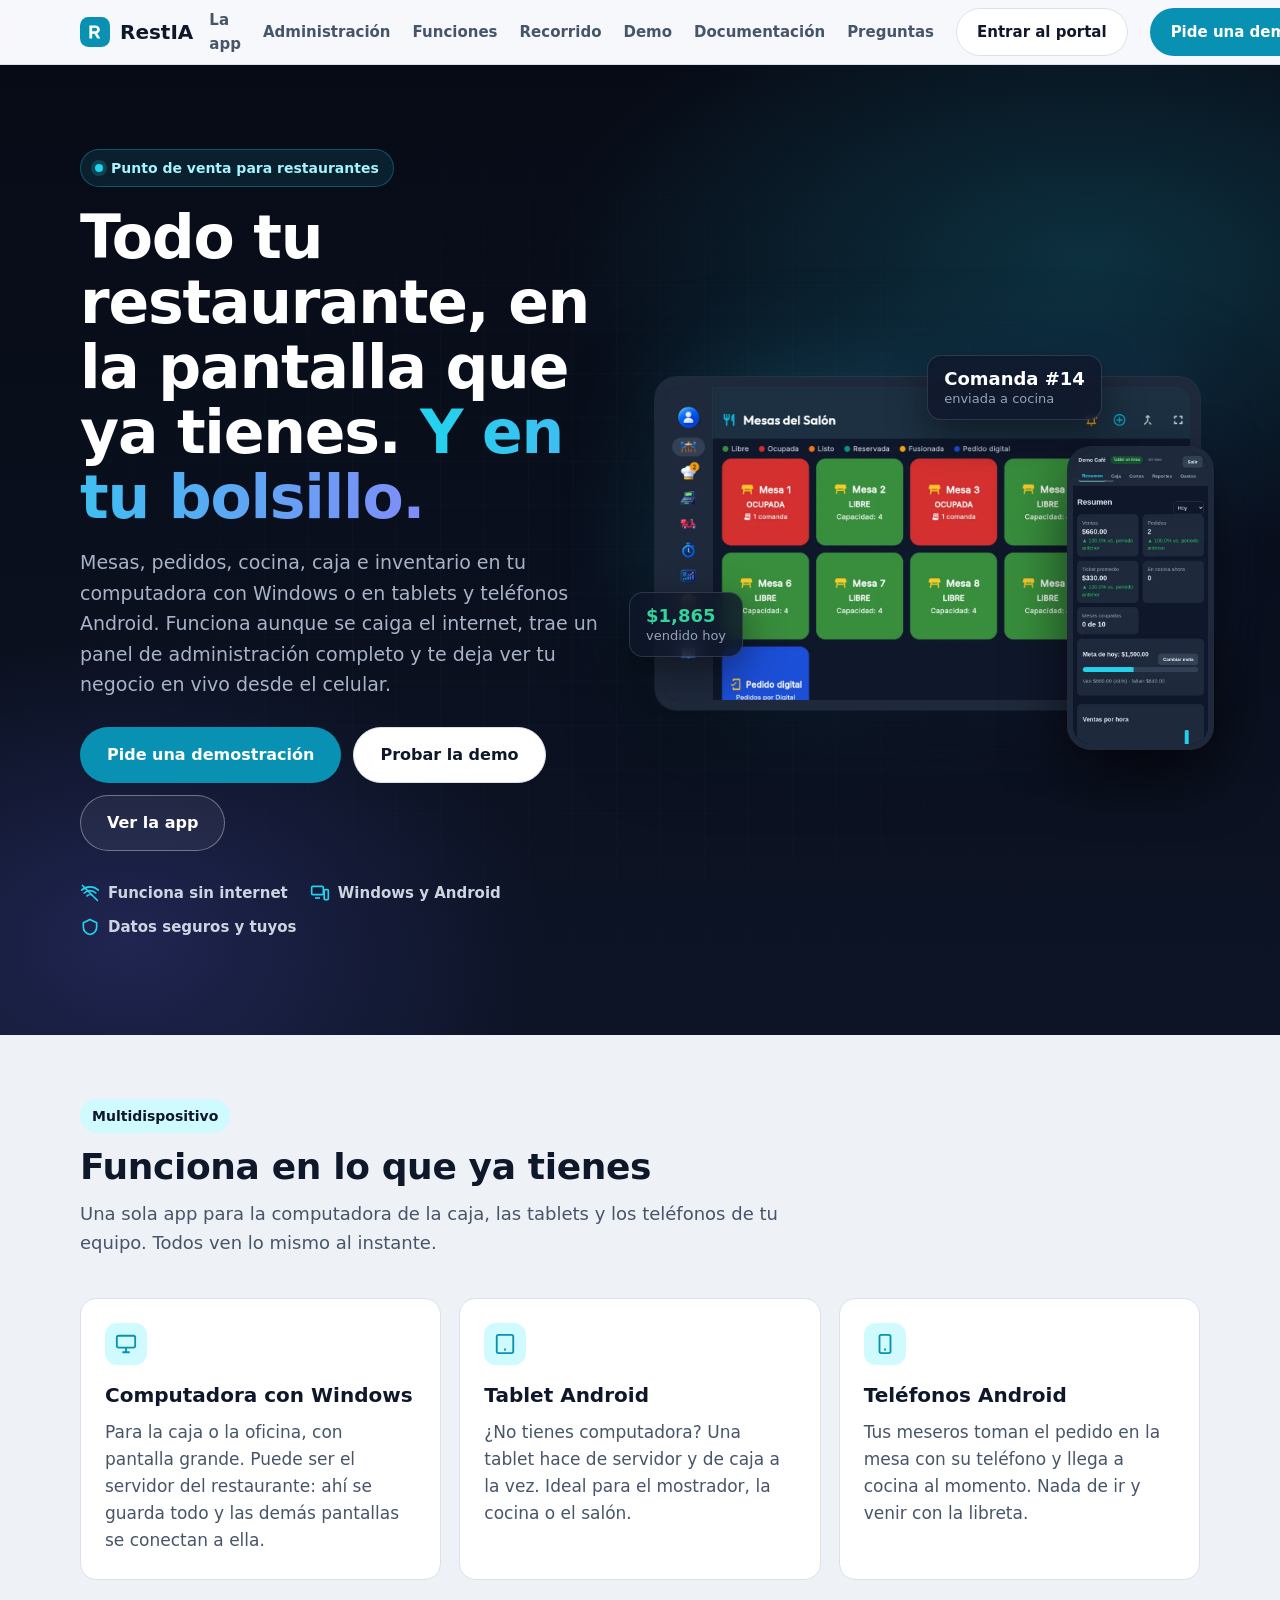
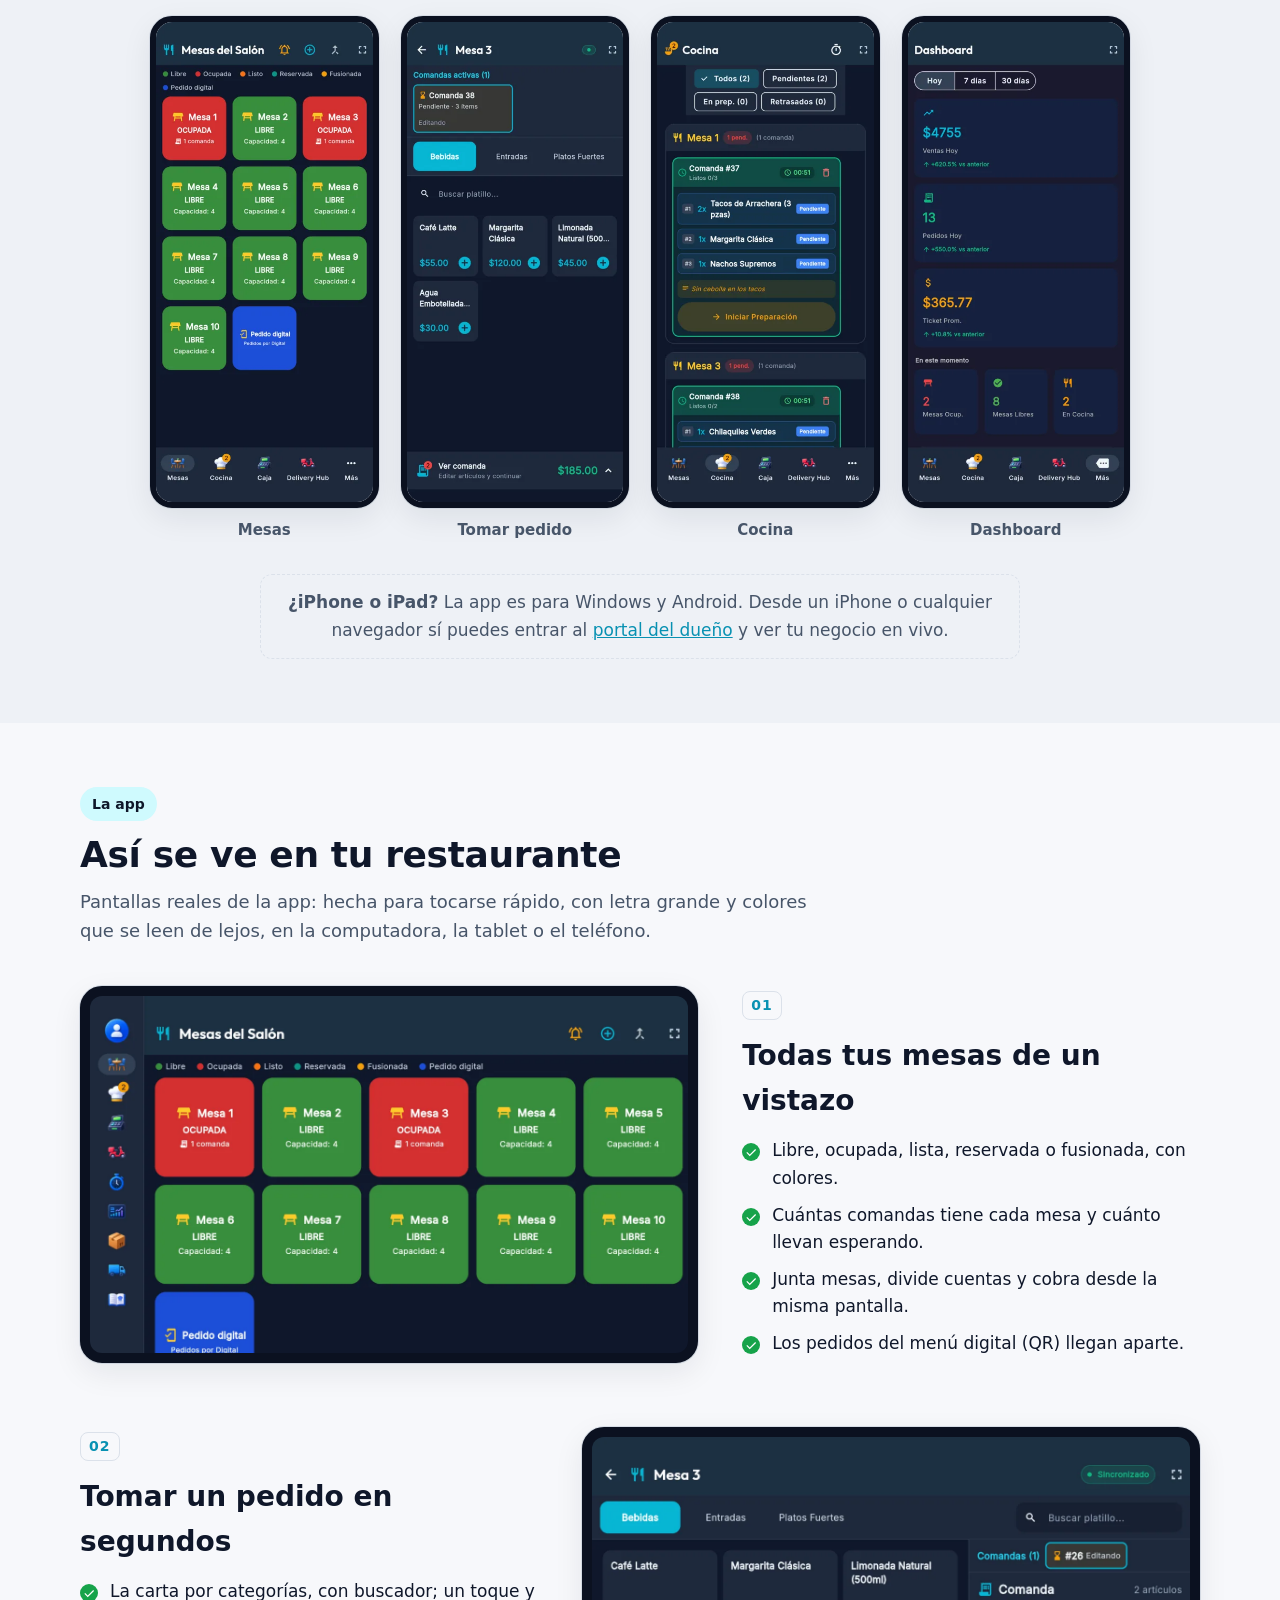
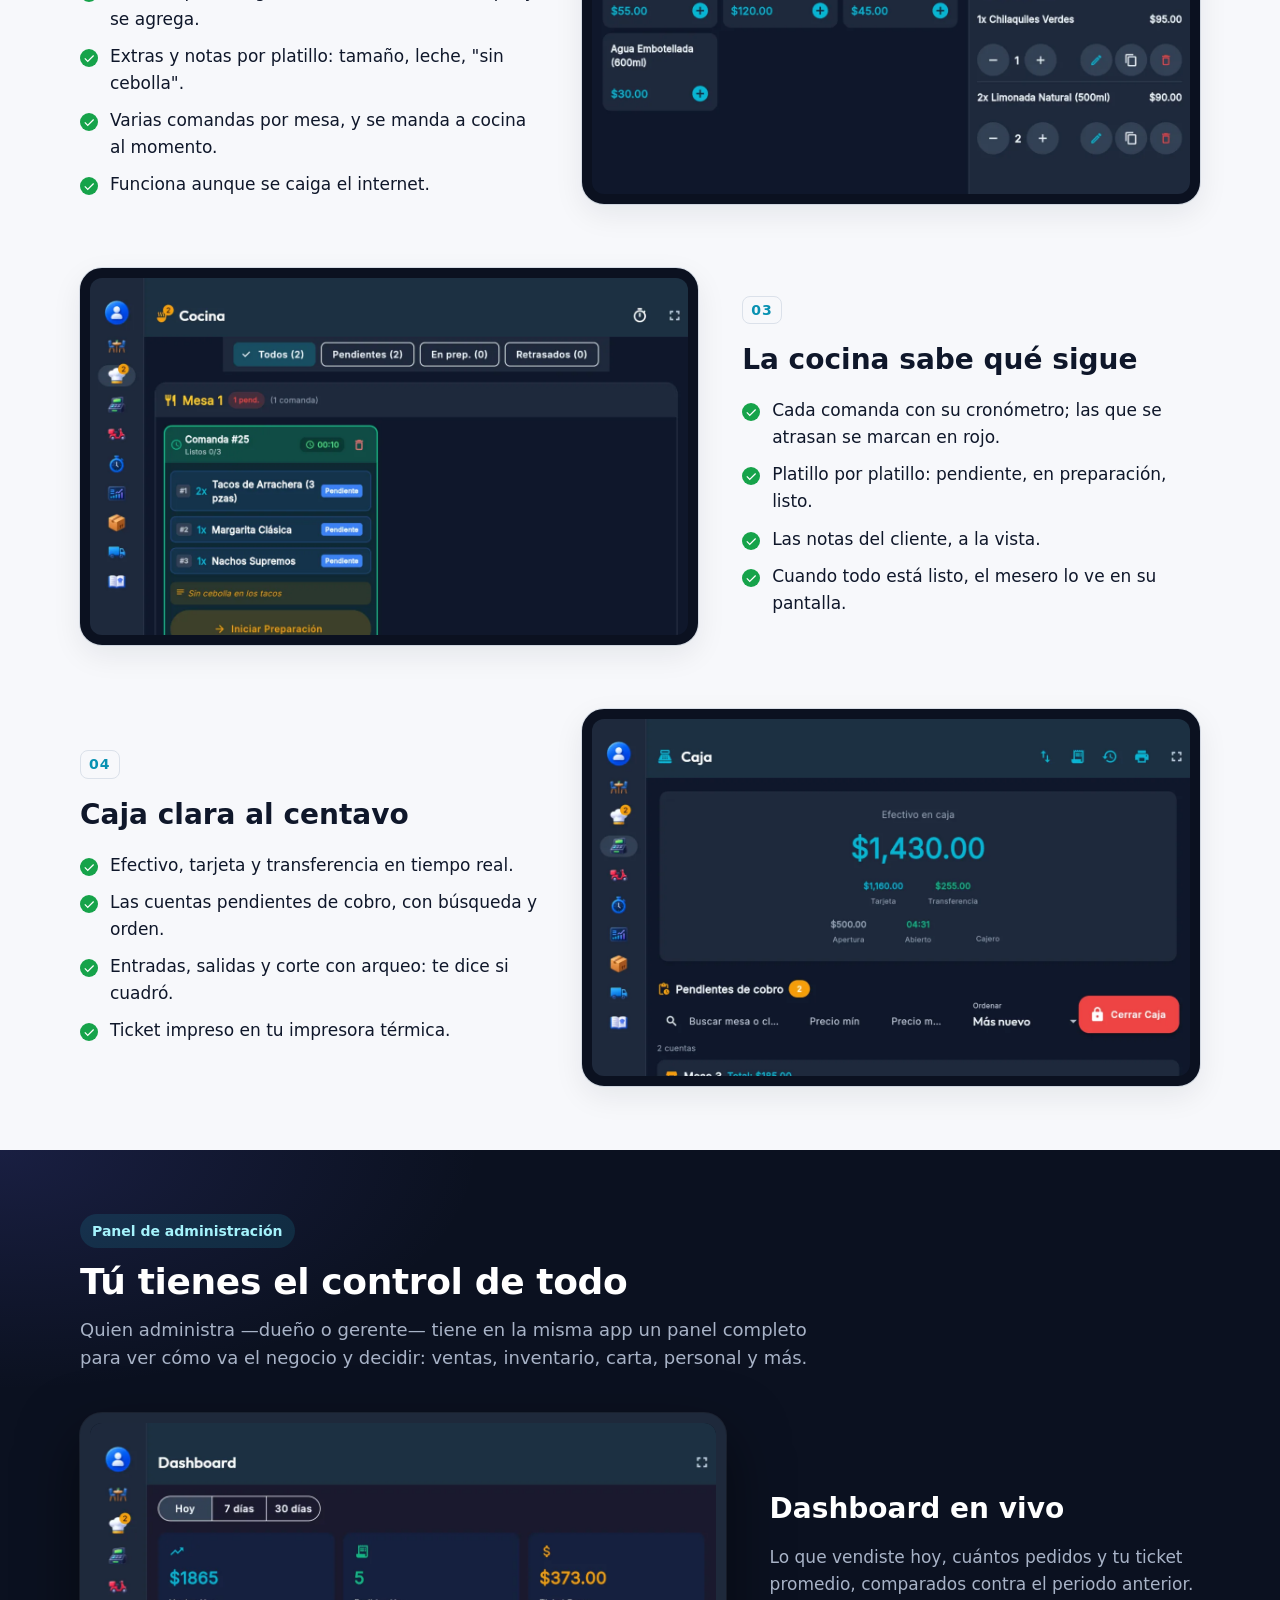
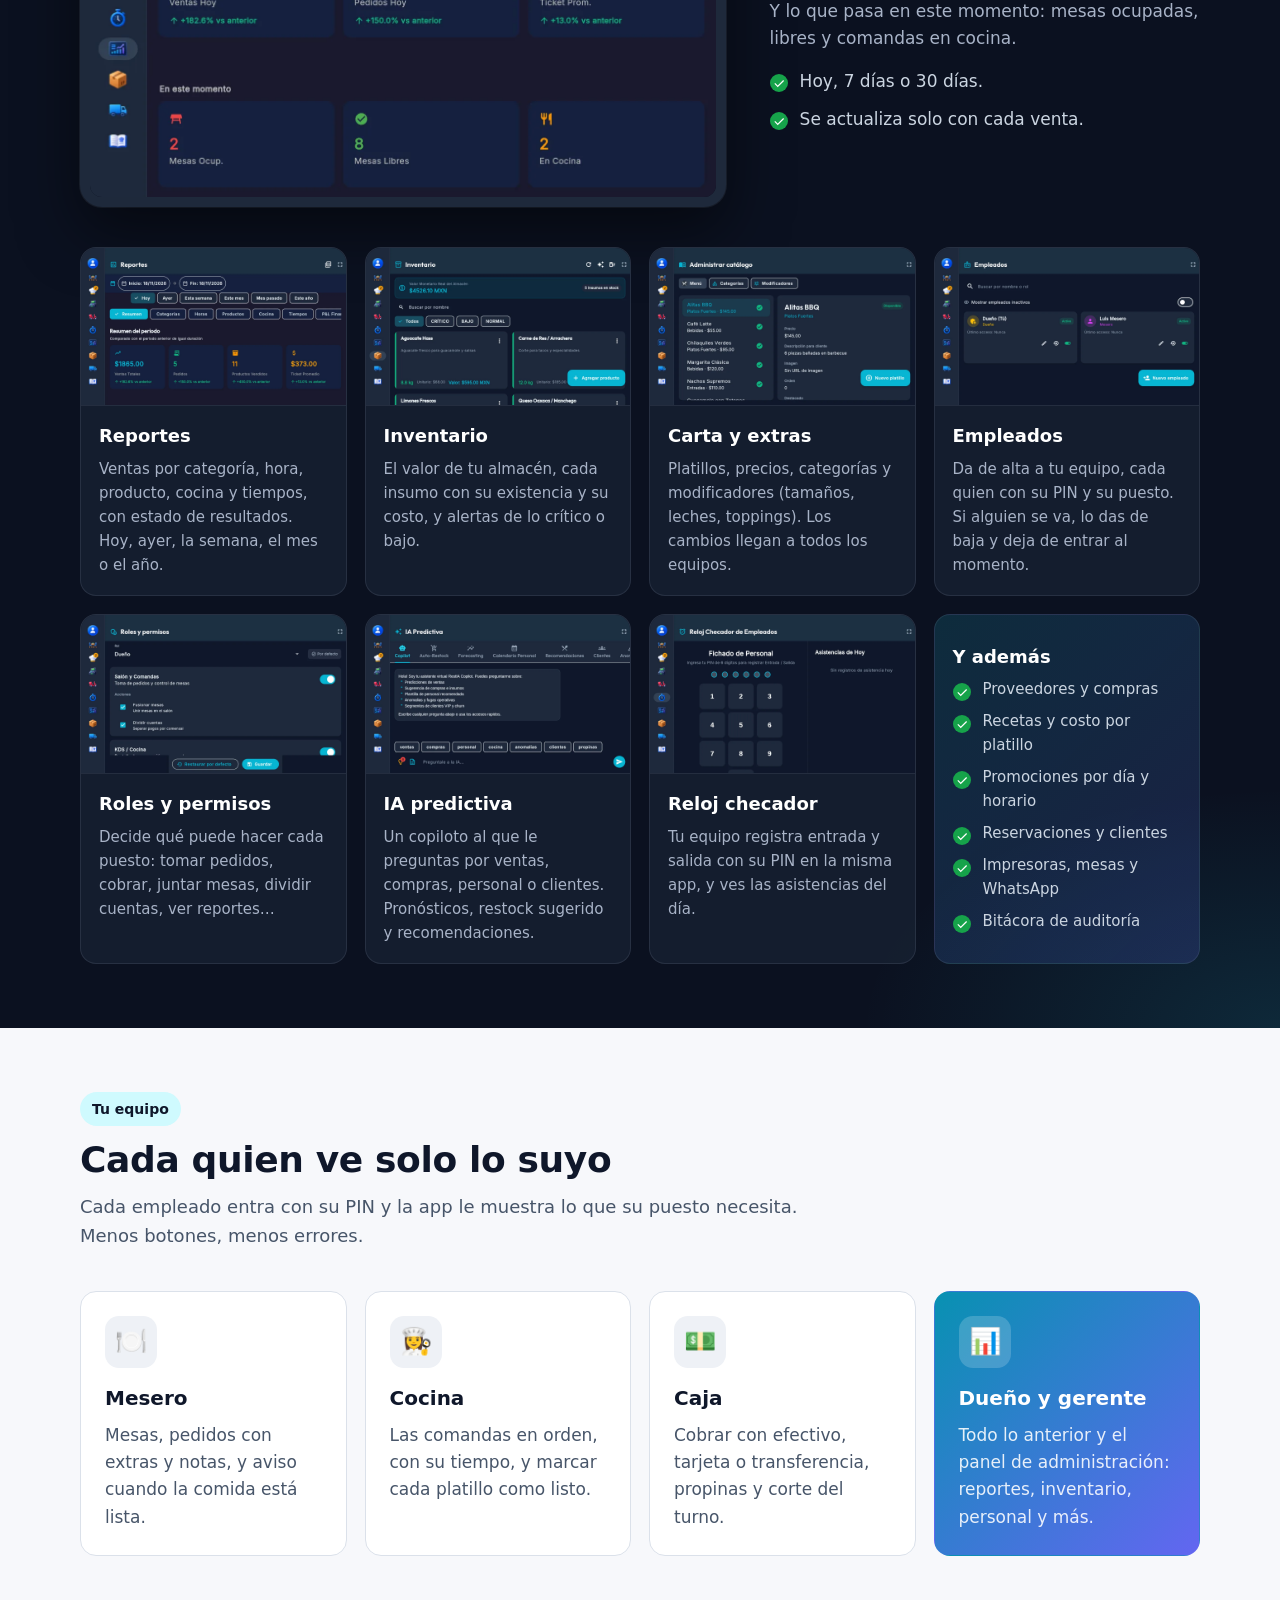
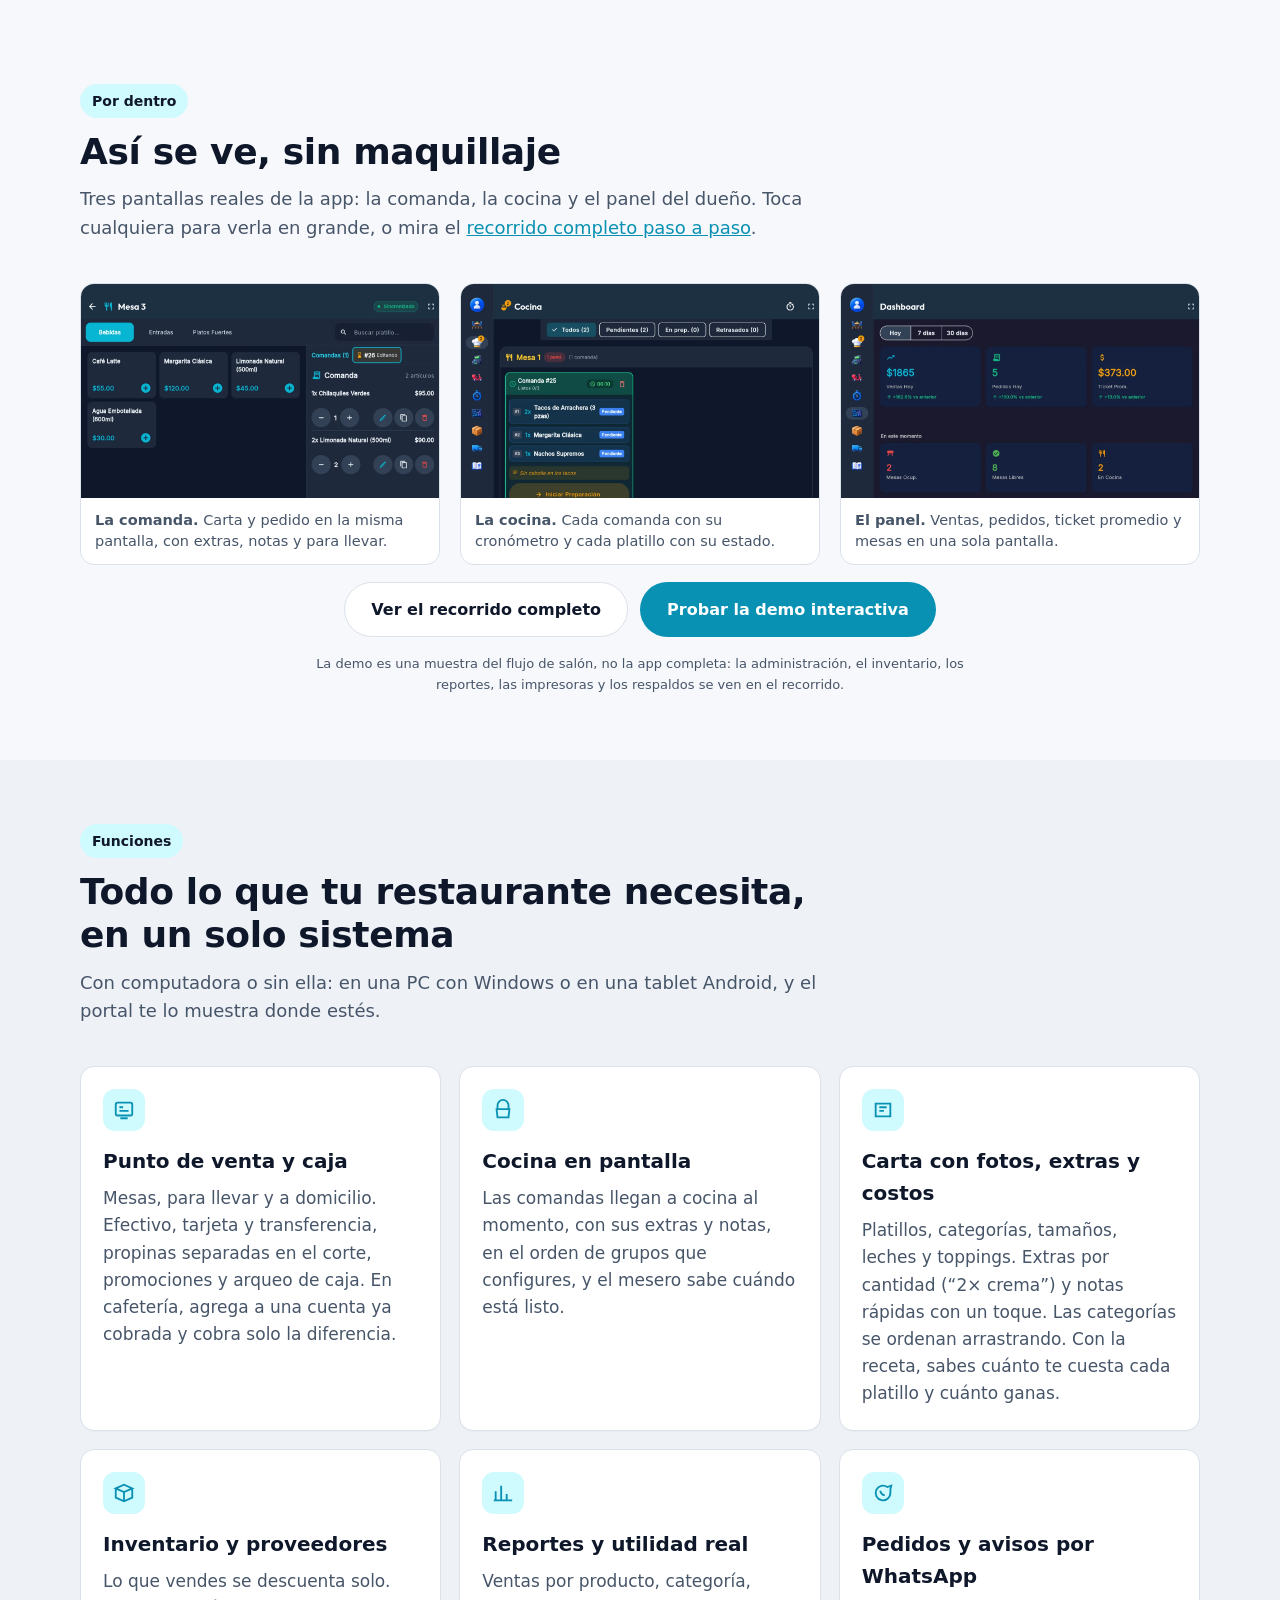
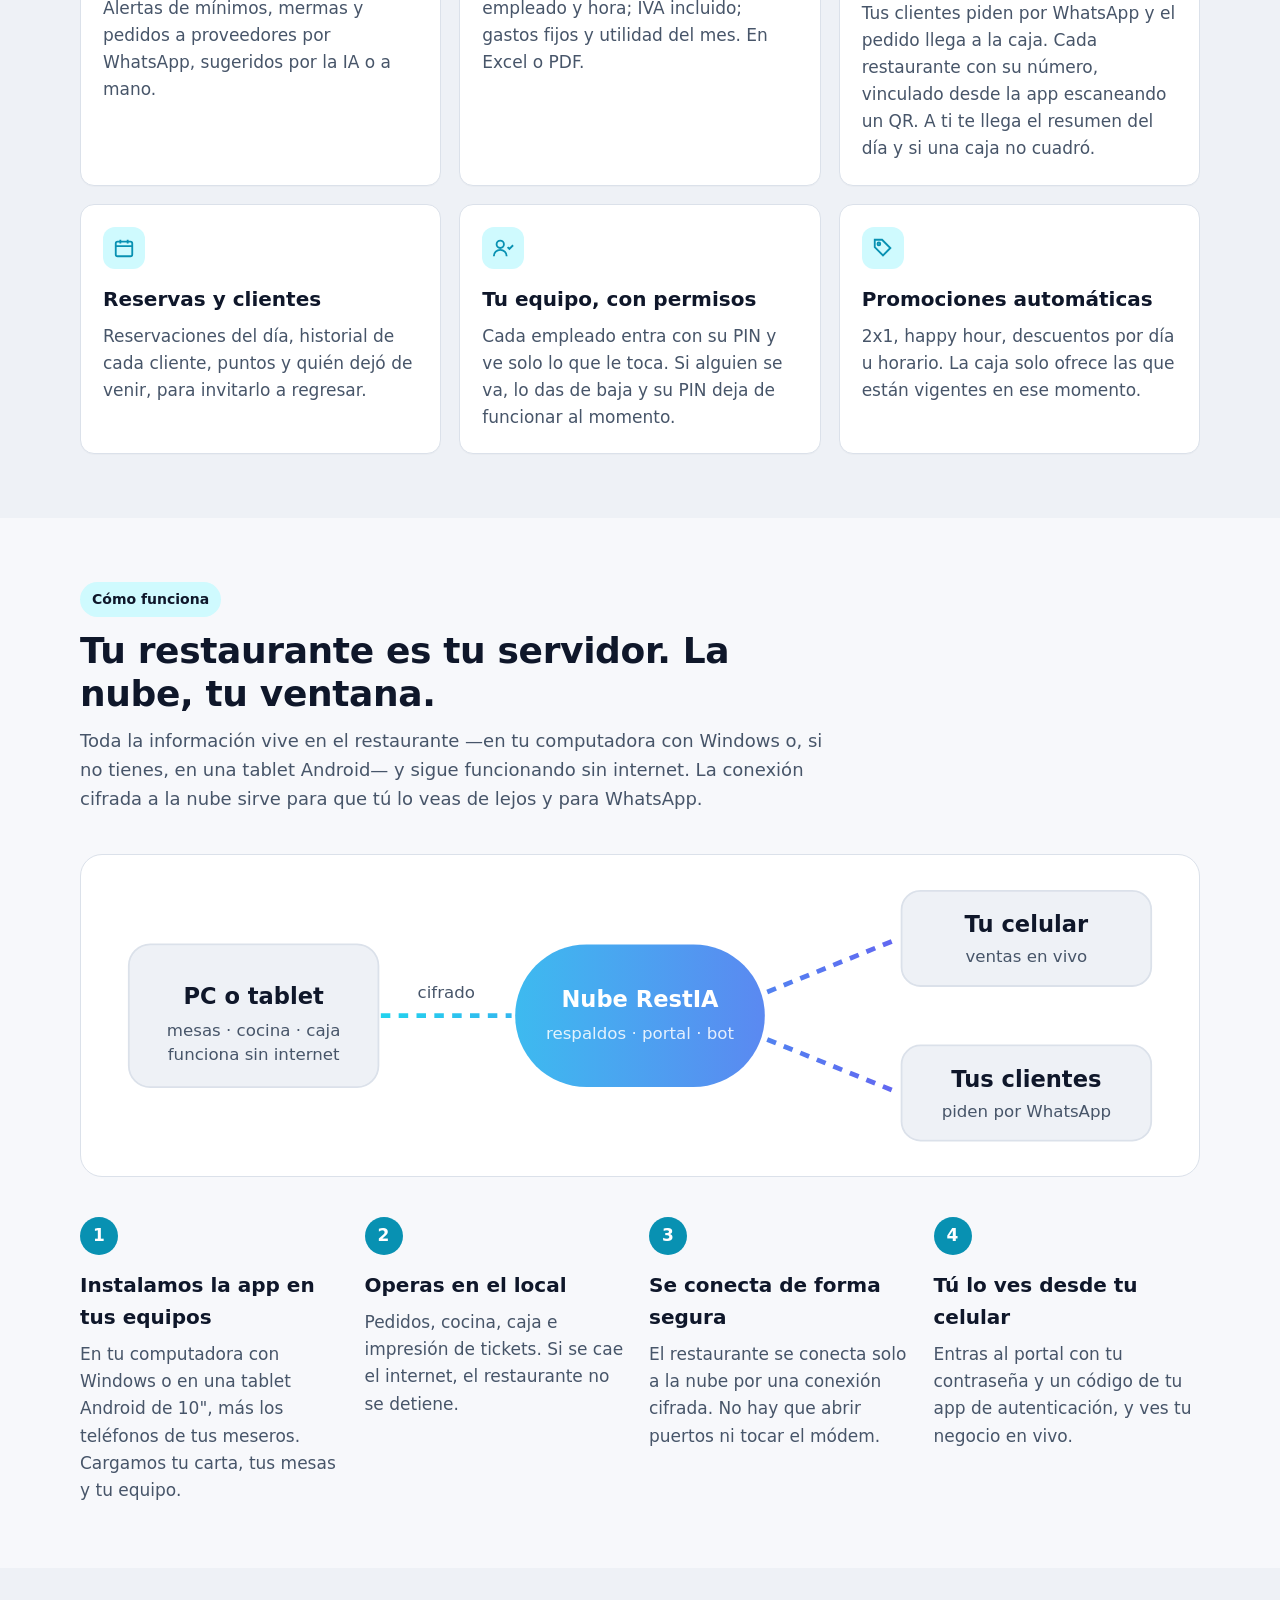
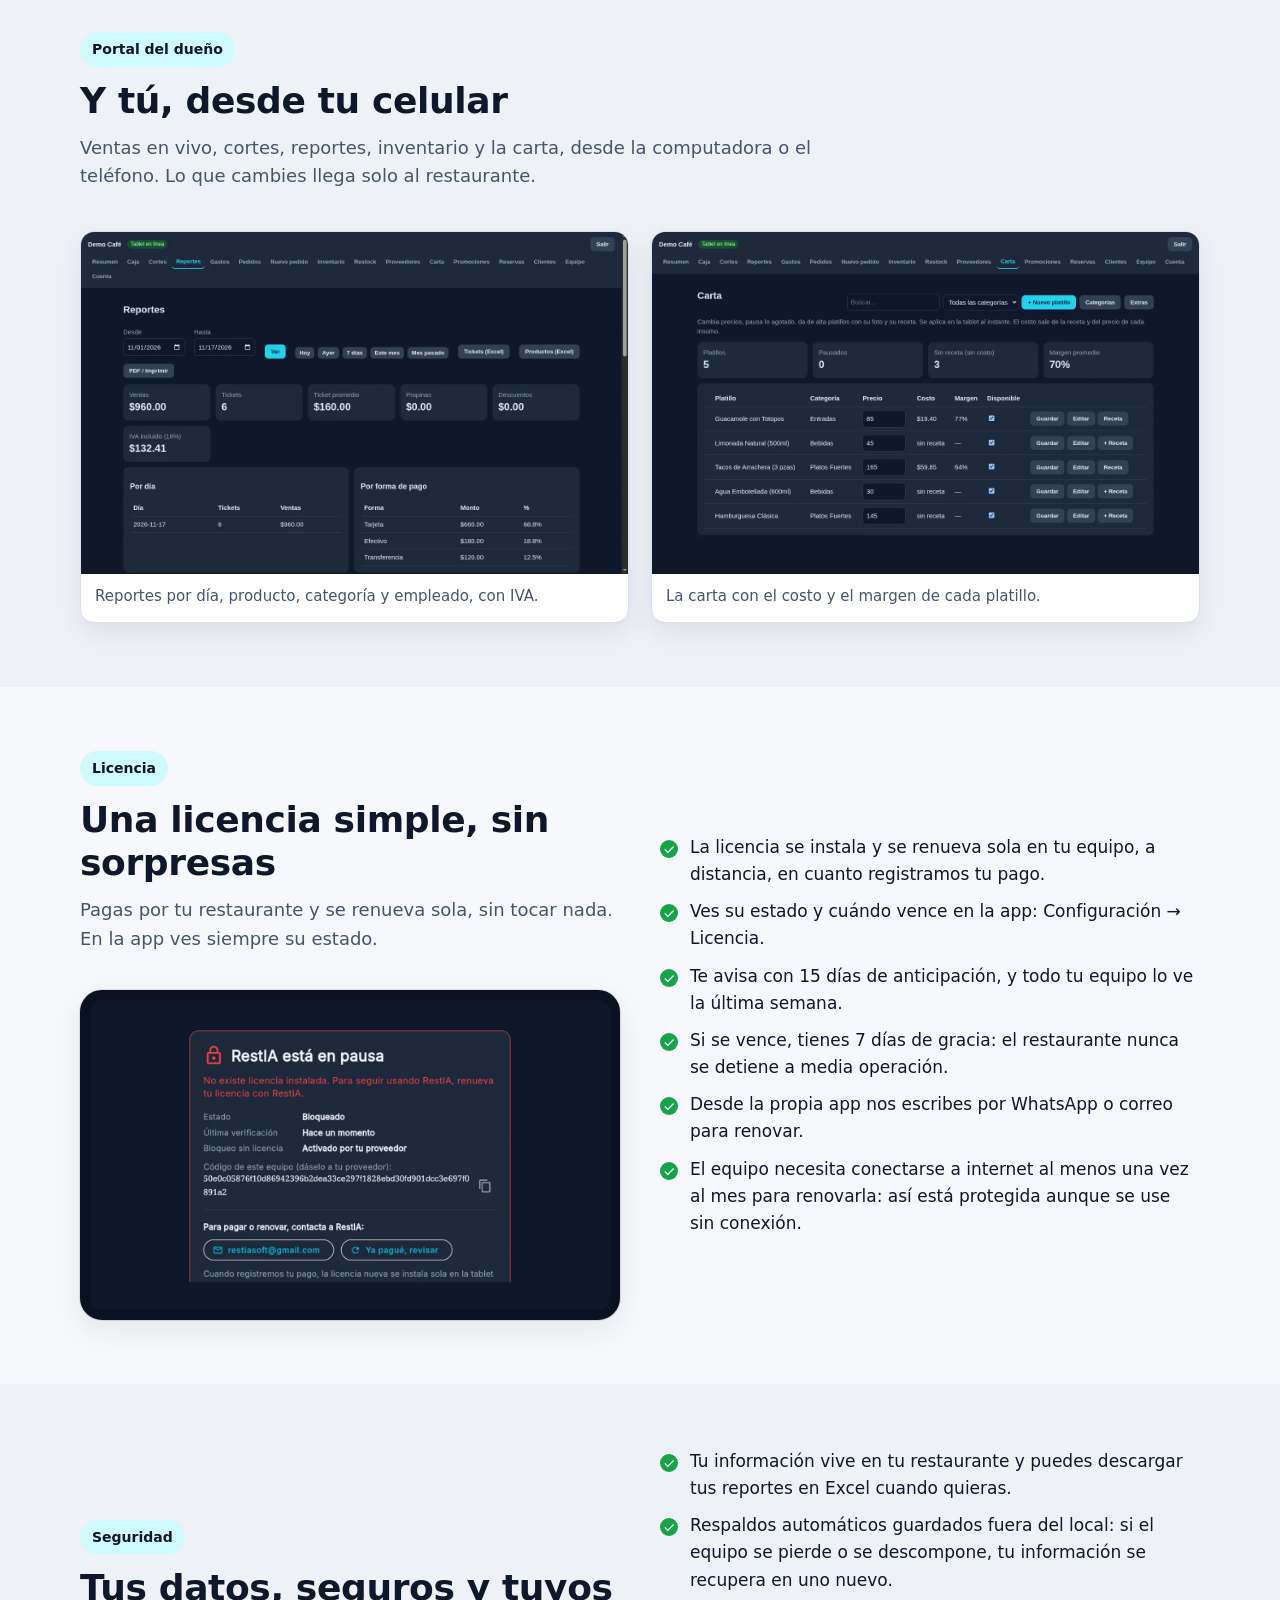
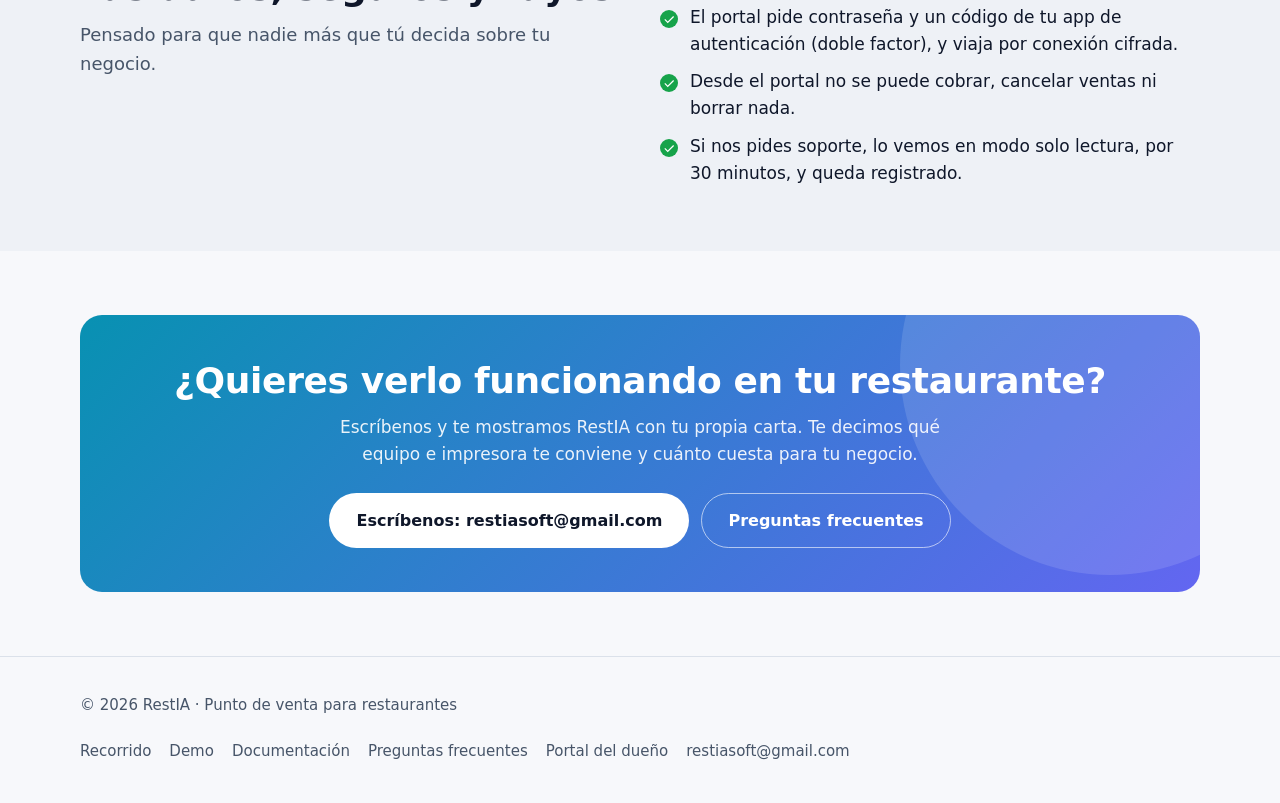
<file: index.html>
<!doctype html>
<html lang="es-MX">
<head>
  <meta charset="utf-8">
  <meta name="viewport" content="width=device-width, initial-scale=1">
  <title>RestIA · Punto de venta para restaurantes en Windows y Android</title>
  <meta name="description" content="Mesas, pedidos, cocina, caja, inventario y un panel de administración completo en tu computadora con Windows o en tablets y teléfonos Android, aunque se caiga el internet. Y tu negocio en vivo desde el celular.">
  <meta name="theme-color" content="#0b1120">
  <meta property="og:title" content="RestIA · Tu restaurante, desde donde estés">
  <meta property="og:description" content="Punto de venta para Windows y Android: mesas, cocina, caja, inventario, reportes y panel de administración.">
  <meta property="og:image" content="https://restia.download/img/app-mesas.webp">
  <meta property="og:type" content="website">
  <link rel="icon" href="/favicon.svg" type="image/svg+xml">
  <link rel="canonical" href="https://restia.download/">
  <link rel="stylesheet" href="/estilos.css?v=20261131">
</head>
<body>
  <a class="saltar" href="#contenido">Saltar al contenido</a>
  <header class="barra" id="cerrar">
    <div class="contenedor">
      <a class="marca" href="/" aria-label="RestIA, inicio">
        <svg viewBox="0 0 32 32" aria-hidden="true"><rect width="32" height="32" rx="9" fill="#0891b2"/><path d="M10 23V9h6.2c3 0 5 1.8 5 4.4 0 2-1.1 3.4-2.9 4l3.4 5.6h-3.3l-3-5.2H13V23zm3-7.7h3c1.4 0 2.2-.7 2.2-1.9s-.8-1.9-2.2-1.9h-3z" fill="#fff"/></svg>
        RestIA
      </a>
      <nav class="menu" aria-label="Principal">
        <a href="#la-app">La app</a>
        <a href="#panel">Administración</a>
        <a href="#funciones">Funciones</a>
        <a href="/recorrido">Recorrido</a>
        <a href="/demo">Demo</a>
        <a href="/documentacion">Documentación</a>
        <a href="/preguntas">Preguntas</a>
        <a class="boton secundario" href="https://app.restia.download/portal/">Entrar al portal</a>
        <a class="boton principal" href="#contacto">Pide una demostración</a>
      </nav>
      <a class="boton-menu" href="#menu" aria-label="Abrir menú" aria-controls="menu">Menú</a>
      <div class="menu-movil" id="menu">
        <a class="velo" href="#cerrar" aria-label="Cerrar menú" tabindex="-1"></a>
        <nav aria-label="Principal (teléfono)">
          <a class="cerrar" href="#cerrar" aria-label="Cerrar menú">Cerrar ✕</a>
          <a href="#dispositivos">Windows y Android</a>
          <a href="#la-app">La app</a>
          <a href="#panel">Panel de administración</a>
          <a href="#funciones">Funciones</a>
          <a href="/recorrido">Recorrido</a>
          <a href="/demo">Demo interactiva</a>
          <a href="#licencia">Licencia</a>
          <a href="/documentacion">Documentación</a>
          <a href="/preguntas">Preguntas frecuentes</a>
          <a href="https://app.restia.download/portal/">Entrar al portal</a>
          <a href="#contacto">Pide una demostración</a>
        </nav>
      </div>
    </div>
  </header>

  <main id="contenido">
    <!-- ── Portada ───────────────────────────────────────────────────── -->
    <section class="heroe">
      <div class="contenedor">
        <div class="heroe-texto">
          <span class="pildora"><i></i> Punto de venta para restaurantes</span>
          <h1>Todo tu restaurante, en la pantalla que ya tienes. <em>Y en tu bolsillo.</em></h1>
          <p class="entrada">Mesas, pedidos, cocina, caja e inventario en tu computadora con Windows o en tablets y teléfonos Android. Funciona aunque se caiga el internet, trae un panel de administración completo y te deja ver tu negocio en vivo desde el celular.</p>
          <div class="acciones">
            <a class="boton principal grande" href="#contacto">Pide una demostración</a>
            <a class="boton secundario grande" href="/demo">Probar la demo</a>
            <a class="boton fantasma grande" href="#la-app">Ver la app</a>
          </div>
          <ul class="sellos" aria-label="Lo esencial">
            <li><svg viewBox="0 0 24 24" aria-hidden="true"><path d="M2 8.5a15 15 0 0 1 20 0M5 12a10 10 0 0 1 14 0M8.5 15.5a5 5 0 0 1 7 0M3 3l18 18" fill="none" stroke="currentColor" stroke-width="2" stroke-linecap="round"/></svg>Funciona sin internet</li>
            <li><svg viewBox="0 0 24 24" aria-hidden="true"><rect x="2" y="4" width="14" height="10" rx="1.5" fill="none" stroke="currentColor" stroke-width="2"/><path d="M6 18h6" stroke="currentColor" stroke-width="2"/><rect x="17" y="8" width="5" height="12" rx="1" fill="none" stroke="currentColor" stroke-width="2"/></svg>Windows y Android</li>
            <li><svg viewBox="0 0 24 24" aria-hidden="true"><path d="M12 3l8 4v5c0 5-3.5 8-8 9-4.5-1-8-4-8-9V7z" fill="none" stroke="currentColor" stroke-width="2"/></svg>Datos seguros y tuyos</li>
          </ul>
        </div>
        <div class="heroe-figura">
          <div class="brillo" aria-hidden="true"></div>
          <div class="tableta">
            <img src="/img/app-mesas.webp" width="1280" height="764" alt="La app en la tablet: mesas del salón, ocupadas en rojo y libres en verde, con sus comandas">
          </div>
          <div class="telefono">
            <img src="/img/portal-movil.webp" width="390" height="844" alt="Las ventas del día en el celular del dueño" loading="lazy">
          </div>
          <div class="telefono-solo">
            <img src="/img/cel-mesas.webp" width="412" height="915" alt="La app en un teléfono Android: mesas del salón, ocupadas en rojo y libres en verde">
          </div>
          <div class="ficha ficha-a" aria-hidden="true"><b>$1,865</b><span>vendido hoy</span></div>
          <div class="ficha ficha-b" aria-hidden="true"><b>Comanda #14</b><span>enviada a cocina</span></div>
        </div>
      </div>
    </section>

    <!-- ── Dispositivos ──────────────────────────────────────────────── -->
    <section id="dispositivos" class="alterna">
      <div class="contenedor">
        <div class="encabezado-seccion">
          <span class="etiqueta">Multidispositivo</span>
          <h2>Funciona en lo que ya tienes</h2>
          <p class="subtitulo">Una sola app para la computadora de la caja, las tablets y los teléfonos de tu equipo. Todos ven lo mismo al instante.</p>
        </div>
        <div class="dispositivos">
          <article class="dispositivo">
            <div class="icono"><svg viewBox="0 0 24 24" fill="none" stroke="currentColor" stroke-width="2"><rect x="2" y="3" width="20" height="13" rx="2"/><path d="M8 21h8M12 16v5"/></svg></div>
            <h3>Computadora con Windows</h3>
            <p>Para la caja o la oficina, con pantalla grande. Puede ser el servidor del restaurante: ahí se guarda todo y las demás pantallas se conectan a ella.</p>
          </article>
          <article class="dispositivo">
            <div class="icono"><svg viewBox="0 0 24 24" fill="none" stroke="currentColor" stroke-width="2"><rect x="3" y="2" width="18" height="20" rx="2"/><path d="M11 18h2"/></svg></div>
            <h3>Tablet Android</h3>
            <p>¿No tienes computadora? Una tablet hace de servidor y de caja a la vez. Ideal para el mostrador, la cocina o el salón.</p>
          </article>
          <article class="dispositivo">
            <div class="icono"><svg viewBox="0 0 24 24" fill="none" stroke="currentColor" stroke-width="2"><rect x="6" y="2" width="12" height="20" rx="2"/><path d="M11 18h2"/></svg></div>
            <h3>Teléfonos Android</h3>
            <p>Tus meseros toman el pedido en la mesa con su teléfono y llega a cocina al momento. Nada de ir y venir con la libreta.</p>
          </article>
        </div>
        <div class="carrusel" aria-label="La app en un teléfono Android">
          <figure class="cel"><img src="/img/cel-mesas.webp" width="412" height="915" alt="Teléfono: mesas del salón con su estado" loading="lazy"><figcaption>Mesas</figcaption></figure>
          <figure class="cel"><img src="/img/cel-comanda.webp" width="412" height="915" alt="Teléfono: tomar el pedido de la mesa 3" loading="lazy"><figcaption>Tomar pedido</figcaption></figure>
          <figure class="cel"><img src="/img/cel-cocina.webp" width="412" height="915" alt="Teléfono: comandas en cocina con su tiempo" loading="lazy"><figcaption>Cocina</figcaption></figure>
          <figure class="cel"><img src="/img/cel-dashboard.webp" width="412" height="915" alt="Teléfono: ventas del día, pedidos y ticket promedio" loading="lazy"><figcaption>Dashboard</figcaption></figure>
        </div>
        <p class="nota-ios"><strong>¿iPhone o iPad?</strong> La app es para Windows y Android. Desde un iPhone o cualquier navegador sí puedes entrar al <a href="https://app.restia.download/portal/">portal del dueño</a> y ver tu negocio en vivo.</p>
      </div>
    </section>

    <!-- ── La app ────────────────────────────────────────────────────── -->
    <section id="la-app">
      <div class="contenedor">
        <div class="encabezado-seccion">
          <span class="etiqueta">La app</span>
          <h2>Así se ve en tu restaurante</h2>
          <p class="subtitulo">Pantallas reales de la app: hecha para tocarse rápido, con letra grande y colores que se leen de lejos, en la computadora, la tablet o el teléfono.</p>
        </div>

        <div class="app-detalle">
          <figure class="tableta"><picture><source media="(max-width: 600px)" srcset="/img/cel-mesas.webp" width="412" height="915"><img src="/img/app-mesas.webp" width="1280" height="764" alt="Mesas del salón: libres en verde, ocupadas en rojo, con sus comandas" loading="lazy"></picture></figure>
          <div>
            <span class="numero">01</span>
            <h3>Todas tus mesas de un vistazo</h3>
            <ul class="lista-check">
              <li>Libre, ocupada, lista, reservada o fusionada, con colores.</li>
              <li>Cuántas comandas tiene cada mesa y cuánto llevan esperando.</li>
              <li>Junta mesas, divide cuentas y cobra desde la misma pantalla.</li>
              <li>Los pedidos del menú digital (QR) llegan aparte.</li>
            </ul>
          </div>
        </div>

        <div class="app-detalle invertida">
          <figure class="tableta"><picture><source media="(max-width: 600px)" srcset="/img/cel-comanda.webp" width="412" height="915"><img src="/img/app-comanda.webp" width="1280" height="764" alt="Tomar un pedido: carta por categorías a la izquierda, la comanda a la derecha" loading="lazy"></picture></figure>
          <div>
            <span class="numero">02</span>
            <h3>Tomar un pedido en segundos</h3>
            <ul class="lista-check">
              <li>La carta por categorías, con buscador; un toque y se agrega.</li>
              <li>Extras y notas por platillo: tamaño, leche, "sin cebolla".</li>
              <li>Varias comandas por mesa, y se manda a cocina al momento.</li>
              <li>Funciona aunque se caiga el internet.</li>
            </ul>
          </div>
        </div>

        <div class="app-detalle">
          <figure class="tableta"><picture><source media="(max-width: 600px)" srcset="/img/cel-cocina.webp" width="412" height="915"><img src="/img/app-cocina.webp" width="1280" height="764" alt="Cocina: comandas por mesa, cada platillo con su estado y el tiempo de espera" loading="lazy"></picture></figure>
          <div>
            <span class="numero">03</span>
            <h3>La cocina sabe qué sigue</h3>
            <ul class="lista-check">
              <li>Cada comanda con su cronómetro; las que se atrasan se marcan en rojo.</li>
              <li>Platillo por platillo: pendiente, en preparación, listo.</li>
              <li>Las notas del cliente, a la vista.</li>
              <li>Cuando todo está listo, el mesero lo ve en su pantalla.</li>
            </ul>
          </div>
        </div>

        <div class="app-detalle invertida">
          <figure class="tableta"><img src="/img/app-caja.webp" width="1280" height="764" alt="Caja: efectivo en caja, ventas con tarjeta y transferencia, y las cuentas por cobrar" loading="lazy"></figure>
          <div>
            <span class="numero">04</span>
            <h3>Caja clara al centavo</h3>
            <ul class="lista-check">
              <li>Efectivo, tarjeta y transferencia en tiempo real.</li>
              <li>Las cuentas pendientes de cobro, con búsqueda y orden.</li>
              <li>Entradas, salidas y corte con arqueo: te dice si cuadró.</li>
              <li>Ticket impreso en tu impresora térmica.</li>
            </ul>
          </div>
        </div>
      </div>
    </section>

    <!-- ── Panel de administración ───────────────────────────────────── -->
    <section id="panel" class="oscura">
      <div class="contenedor">
        <div class="encabezado-seccion">
          <span class="etiqueta">Panel de administración</span>
          <h2>Tú tienes el control de todo</h2>
          <p class="subtitulo">Quien administra —dueño o gerente— tiene en la misma app un panel completo para ver cómo va el negocio y decidir: ventas, inventario, carta, personal y más.</p>
        </div>

        <div class="panel-principal">
          <figure class="tableta"><picture><source media="(max-width: 600px)" srcset="/img/cel-dashboard.webp" width="412" height="915"><img src="/img/admin-dashboard.webp" width="1280" height="764" alt="Dashboard: ventas de hoy, pedidos, ticket promedio, mesas ocupadas y comandas en cocina" loading="lazy"></picture></figure>
          <div>
            <h3>Dashboard en vivo</h3>
            <p>Lo que vendiste hoy, cuántos pedidos y tu ticket promedio, comparados contra el periodo anterior. Y lo que pasa en este momento: mesas ocupadas, libres y comandas en cocina.</p>
            <ul class="lista-check">
              <li>Hoy, 7 días o 30 días.</li>
              <li>Se actualiza solo con cada venta.</li>
            </ul>
          </div>
        </div>

        <div class="rejilla-panel">
          <article class="tarjeta-panel">
            <figure><img src="/img/admin-reportes.webp" width="1280" height="764" alt="Reportes: resumen del periodo con ventas, pedidos, productos vendidos y ticket promedio" loading="lazy"></figure>
            <div><h3>Reportes</h3><p>Ventas por categoría, hora, producto, cocina y tiempos, con estado de resultados. Hoy, ayer, la semana, el mes o el año.</p></div>
          </article>
          <article class="tarjeta-panel">
            <figure><img src="/img/admin-inventario.webp" width="1280" height="764" alt="Inventario: valor del almacén, insumos con su existencia, precio y valor" loading="lazy"></figure>
            <div><h3>Inventario</h3><p>El valor de tu almacén, cada insumo con su existencia y su costo, y alertas de lo crítico o bajo.</p></div>
          </article>
          <article class="tarjeta-panel">
            <figure><img src="/img/admin-catalogo.webp" width="1280" height="764" alt="Catálogo: platillos con su precio y disponibilidad, categorías y modificadores" loading="lazy"></figure>
            <div><h3>Carta y extras</h3><p>Platillos, precios, categorías y modificadores (tamaños, leches, toppings). Los cambios llegan a todos los equipos.</p></div>
          </article>
          <article class="tarjeta-panel">
            <figure><img src="/img/admin-empleados.webp" width="1280" height="764" alt="Empleados: cada uno con su puesto, si está activo y su último acceso" loading="lazy"></figure>
            <div><h3>Empleados</h3><p>Da de alta a tu equipo, cada quien con su PIN y su puesto. Si alguien se va, lo das de baja y deja de entrar al momento.</p></div>
          </article>
          <article class="tarjeta-panel">
            <figure><img src="/img/admin-roles.webp" width="1280" height="764" alt="Roles y permisos: qué puede hacer cada puesto, por ejemplo juntar mesas o dividir cuentas" loading="lazy"></figure>
            <div><h3>Roles y permisos</h3><p>Decide qué puede hacer cada puesto: tomar pedidos, cobrar, juntar mesas, dividir cuentas, ver reportes…</p></div>
          </article>
          <article class="tarjeta-panel">
            <figure><img src="/img/admin-ia.webp" width="1280" height="764" alt="IA predictiva: copiloto con predicciones de ventas, compras sugeridas y recomendaciones" loading="lazy"></figure>
            <div><h3>IA predictiva</h3><p>Un copiloto al que le preguntas por ventas, compras, personal o clientes. Pronósticos, restock sugerido y recomendaciones.</p></div>
          </article>
          <article class="tarjeta-panel">
            <figure><img src="/img/admin-reloj.webp" width="1280" height="764" alt="Reloj checador: cada empleado registra su entrada y salida con su PIN" loading="lazy"></figure>
            <div><h3>Reloj checador</h3><p>Tu equipo registra entrada y salida con su PIN en la misma app, y ves las asistencias del día.</p></div>
          </article>
          <article class="tarjeta-panel resumen">
            <div>
              <h3>Y además</h3>
              <ul class="lista-check">
                <li>Proveedores y compras</li>
                <li>Recetas y costo por platillo</li>
                <li>Promociones por día y horario</li>
                <li>Reservaciones y clientes</li>
                <li>Impresoras, mesas y WhatsApp</li>
                <li>Bitácora de auditoría</li>
              </ul>
            </div>
          </article>
        </div>
      </div>
    </section>

    <!-- ── Roles ─────────────────────────────────────────────────────── -->
    <section>
      <div class="contenedor">
        <div class="encabezado-seccion">
          <span class="etiqueta">Tu equipo</span>
          <h2>Cada quien ve solo lo suyo</h2>
          <p class="subtitulo">Cada empleado entra con su PIN y la app le muestra lo que su puesto necesita. Menos botones, menos errores.</p>
        </div>
        <div class="roles">
          <div class="rol"><span class="rol-icono" aria-hidden="true">🍽️</span><h3>Mesero</h3><p>Mesas, pedidos con extras y notas, y aviso cuando la comida está lista.</p></div>
          <div class="rol"><span class="rol-icono" aria-hidden="true">👩‍🍳</span><h3>Cocina</h3><p>Las comandas en orden, con su tiempo, y marcar cada platillo como listo.</p></div>
          <div class="rol"><span class="rol-icono" aria-hidden="true">💵</span><h3>Caja</h3><p>Cobrar con efectivo, tarjeta o transferencia, propinas y corte del turno.</p></div>
          <div class="rol destacado"><span class="rol-icono" aria-hidden="true">📊</span><h3>Dueño y gerente</h3><p>Todo lo anterior y el panel de administración: reportes, inventario, personal y más.</p></div>
        </div>
      </div>
    </section>

    <!-- ── Capturas ───────────────────────────────────────────────────── -->
    <section id="capturas">
      <div class="contenedor">
        <div class="encabezado-seccion">
          <span class="etiqueta">Por dentro</span>
          <h2>Así se ve, sin maquillaje</h2>
          <p class="subtitulo">Tres pantallas reales de la app: la comanda, la cocina y el panel del dueño. Toca cualquiera para verla en grande, o mira el <a href="/recorrido">recorrido completo paso a paso</a>.</p>
        </div>
        <div class="capturas">
          <figure class="captura" data-zoom>
            <img src="/img/app-comanda.webp" width="1280" height="764" alt="Tomar un pedido: carta por categorías a la izquierda, la comanda a la derecha" loading="lazy">
            <figcaption><b>La comanda.</b> Carta y pedido en la misma pantalla, con extras, notas y para llevar.</figcaption>
          </figure>
          <figure class="captura" data-zoom>
            <img src="/img/app-cocina.webp" width="1280" height="764" alt="Cocina: comandas por mesa, cada platillo con su estado y el tiempo de espera" loading="lazy">
            <figcaption><b>La cocina.</b> Cada comanda con su cronómetro y cada platillo con su estado.</figcaption>
          </figure>
          <figure class="captura" data-zoom>
            <img src="/img/admin-dashboard.webp" width="1280" height="764" alt="Dashboard: ventas de hoy, pedidos, ticket promedio, mesas ocupadas y comandas en cocina" loading="lazy">
            <figcaption><b>El panel.</b> Ventas, pedidos, ticket promedio y mesas en una sola pantalla.</figcaption>
          </figure>
        </div>
        <p class="acciones centro"><a class="boton secundario grande" href="/recorrido">Ver el recorrido completo</a> <a class="boton principal grande" href="/demo">Probar la demo interactiva</a></p>
        <p class="nota-demo">La demo es una muestra del flujo de salón, no la app completa: la administración, el inventario, los reportes, las impresoras y los respaldos se ven en el recorrido.</p>
      </div>
    </section>

    <!-- ── Funciones ─────────────────────────────────────────────────── -->
    <section id="funciones" class="alterna">
      <div class="contenedor">
        <div class="encabezado-seccion">
          <span class="etiqueta">Funciones</span>
          <h2>Todo lo que tu restaurante necesita, en un solo sistema</h2>
          <p class="subtitulo">Con computadora o sin ella: en una PC con Windows o en una tablet Android, y el portal te lo muestra donde estés.</p>
        </div>
        <div class="rejilla">
          <article class="tarjeta">
            <div class="icono"><svg viewBox="0 0 24 24" fill="none" stroke="currentColor" stroke-width="2"><rect x="3" y="4" width="18" height="14" rx="2"/><path d="M8 21h8M7 9h4M7 13h10"/></svg></div>
            <h3>Punto de venta y caja</h3>
            <p>Mesas, para llevar y a domicilio. Efectivo, tarjeta y transferencia, propinas separadas en el corte, promociones y arqueo de caja. En cafetería, agrega a una cuenta ya cobrada y cobra solo la diferencia.</p>
          </article>
          <article class="tarjeta">
            <div class="icono"><svg viewBox="0 0 24 24" fill="none" stroke="currentColor" stroke-width="2"><path d="M4 11h16M6 11V7a6 6 0 0 1 12 0v4M5 11l1 9h12l1-9"/></svg></div>
            <h3>Cocina en pantalla</h3>
            <p>Las comandas llegan a cocina al momento, con sus extras y notas, en el orden de grupos que configures, y el mesero sabe cuándo está listo.</p>
          </article>
          <article class="tarjeta">
            <div class="icono"><svg viewBox="0 0 24 24" fill="none" stroke="currentColor" stroke-width="2"><path d="M4 5h16v14H4zM8 9h8M8 13h5"/></svg></div>
            <h3>Carta con fotos, extras y costos</h3>
            <p>Platillos, categorías, tamaños, leches y toppings. Extras por cantidad (“2× crema”) y notas rápidas con un toque. Las categorías se ordenan arrastrando. Con la receta, sabes cuánto te cuesta cada platillo y cuánto ganas.</p>
          </article>
          <article class="tarjeta">
            <div class="icono"><svg viewBox="0 0 24 24" fill="none" stroke="currentColor" stroke-width="2"><path d="M3 7l9-4 9 4-9 4-9-4zM3 7v10l9 4 9-4V7M12 11v10"/></svg></div>
            <h3>Inventario y proveedores</h3>
            <p>Lo que vendes se descuenta solo. Alertas de mínimos, mermas y pedidos a proveedores por WhatsApp, sugeridos por la IA o a mano.</p>
          </article>
          <article class="tarjeta">
            <div class="icono"><svg viewBox="0 0 24 24" fill="none" stroke="currentColor" stroke-width="2"><path d="M4 20V10M10 20V4M16 20v-7M22 20H2"/></svg></div>
            <h3>Reportes y utilidad real</h3>
            <p>Ventas por producto, categoría, empleado y hora; IVA incluido; gastos fijos y utilidad del mes. En Excel o PDF.</p>
          </article>
          <article class="tarjeta">
            <div class="icono"><svg viewBox="0 0 24 24" fill="none" stroke="currentColor" stroke-width="2"><path d="M20 12a8 8 0 1 1-3.3-6.5L21 4l-1 4.5A8 8 0 0 1 20 12z"/><path d="M9 9.5c.5 2.5 2.5 4.5 5 5"/></svg></div>
            <h3>Pedidos y avisos por WhatsApp</h3>
            <p>Tus clientes piden por WhatsApp y el pedido llega a la caja. Cada restaurante con su número, vinculado desde la app escaneando un QR. A ti te llega el resumen del día y si una caja no cuadró.</p>
          </article>
          <article class="tarjeta">
            <div class="icono"><svg viewBox="0 0 24 24" fill="none" stroke="currentColor" stroke-width="2"><rect x="3" y="5" width="18" height="16" rx="2"/><path d="M3 10h18M8 3v4M16 3v4"/></svg></div>
            <h3>Reservas y clientes</h3>
            <p>Reservaciones del día, historial de cada cliente, puntos y quién dejó de venir, para invitarlo a regresar.</p>
          </article>
          <article class="tarjeta">
            <div class="icono"><svg viewBox="0 0 24 24" fill="none" stroke="currentColor" stroke-width="2"><circle cx="9" cy="8" r="4"/><path d="M2 21a7 7 0 0 1 14 0M17 11l2 2 4-4"/></svg></div>
            <h3>Tu equipo, con permisos</h3>
            <p>Cada empleado entra con su PIN y ve solo lo que le toca. Si alguien se va, lo das de baja y su PIN deja de funcionar al momento.</p>
          </article>
          <article class="tarjeta">
            <div class="icono"><svg viewBox="0 0 24 24" fill="none" stroke="currentColor" stroke-width="2"><path d="M20 12l-8 8-9-9V3h8z"/><circle cx="7.5" cy="7.5" r="1.5"/></svg></div>
            <h3>Promociones automáticas</h3>
            <p>2x1, happy hour, descuentos por día u horario. La caja solo ofrece las que están vigentes en ese momento.</p>
          </article>
        </div>
      </div>
    </section>

    <!-- ── Cómo funciona ─────────────────────────────────────────────── -->
    <section id="como-funciona">
      <div class="contenedor">
        <div class="encabezado-seccion">
          <span class="etiqueta">Cómo funciona</span>
          <h2>Tu restaurante es tu servidor. La nube, tu ventana.</h2>
          <p class="subtitulo">Toda la información vive en el restaurante —en tu computadora con Windows o, si no tienes, en una tablet Android— y sigue funcionando sin internet. La conexión cifrada a la nube sirve para que tú lo veas de lejos y para WhatsApp.</p>
        </div>
        <figure class="diagrama" aria-label="La PC o tablet del restaurante se conecta de forma cifrada a la nube; desde la nube el dueño ve su negocio en el celular y los clientes piden por WhatsApp">
          <svg viewBox="0 0 900 230" aria-hidden="true">
            <defs>
              <linearGradient id="linea" gradientUnits="userSpaceOnUse" x1="230" y1="0" x2="670" y2="0"><stop offset="0" stop-color="#22d3ee"/><stop offset="1" stop-color="#6366f1"/></linearGradient>
            </defs>
            <g class="nodo"><rect x="20" y="55" width="210" height="120" rx="18"/><text x="125" y="105">PC o tablet</text><text x="125" y="132" class="chico">mesas · cocina · caja</text><text x="125" y="152" class="chico">funciona sin internet</text></g>
            <path d="M232 115 H 342" stroke="url(#linea)" stroke-width="4" stroke-dasharray="8 7" class="flujo"/>
            <text x="287" y="100" class="chico">cifrado</text>
            <g class="nodo nube"><rect x="345" y="55" width="210" height="120" rx="60"/><text x="450" y="108">Nube RestIA</text><text x="450" y="135" class="chico">respaldos · portal · bot</text></g>
            <path d="M557 95 L 668 50" stroke="url(#linea)" stroke-width="4" stroke-dasharray="8 7" class="flujo"/>
            <path d="M557 135 L 668 180" stroke="url(#linea)" stroke-width="4" stroke-dasharray="8 7" class="flujo"/>
            <g class="nodo"><rect x="670" y="10" width="210" height="80" rx="16"/><text x="775" y="45">Tu celular</text><text x="775" y="70" class="chico">ventas en vivo</text></g>
            <g class="nodo"><rect x="670" y="140" width="210" height="80" rx="16"/><text x="775" y="175">Tus clientes</text><text x="775" y="200" class="chico">piden por WhatsApp</text></g>
          </svg>
        </figure>
        <div class="pasos">
          <div class="paso"><h3>Instalamos la app en tus equipos</h3><p>En tu computadora con Windows o en una tablet Android de 10", más los teléfonos de tus meseros. Cargamos tu carta, tus mesas y tu equipo.</p></div>
          <div class="paso"><h3>Operas en el local</h3><p>Pedidos, cocina, caja e impresión de tickets. Si se cae el internet, el restaurante no se detiene.</p></div>
          <div class="paso"><h3>Se conecta de forma segura</h3><p>El restaurante se conecta solo a la nube por una conexión cifrada. No hay que abrir puertos ni tocar el módem.</p></div>
          <div class="paso"><h3>Tú lo ves desde tu celular</h3><p>Entras al portal con tu contraseña y un código de tu app de autenticación, y ves tu negocio en vivo.</p></div>
        </div>
      </div>
    </section>

    <!-- ── Portal ────────────────────────────────────────────────────── -->
    <section class="alterna">
      <div class="contenedor">
        <div class="encabezado-seccion">
          <span class="etiqueta">Portal del dueño</span>
          <h2>Y tú, desde tu celular</h2>
          <p class="subtitulo">Ventas en vivo, cortes, reportes, inventario y la carta, desde la computadora o el teléfono. Lo que cambies llega solo al restaurante.</p>
        </div>
        <div class="galeria">
          <figure class="marco"><img src="/img/portal-reportes.webp" width="1280" height="800" alt="Reportes del portal: ventas, tickets, IVA incluido y ventas por forma de pago" loading="lazy"><figcaption>Reportes por día, producto, categoría y empleado, con IVA.</figcaption></figure>
          <figure class="marco"><img src="/img/portal-carta.webp" width="1280" height="800" alt="Carta del portal: precios, costo por receta, margen y disponibilidad de cada platillo" loading="lazy"><figcaption>La carta con el costo y el margen de cada platillo.</figcaption></figure>
        </div>
      </div>
    </section>

    <!-- ── Licencia ──────────────────────────────────────────────────── -->
    <section id="licencia">
      <div class="contenedor dos">
        <div>
          <span class="etiqueta">Licencia</span>
          <h2>Una licencia simple, sin sorpresas</h2>
          <p class="subtitulo">Pagas por tu restaurante y se renueva sola, sin tocar nada. En la app ves siempre su estado.</p>
          <figure class="tableta"><img src="/img/app-licencia.webp" width="1280" height="764" alt="Pantalla de licencia de la app: estado, última verificación, código del equipo y cómo contactarnos" loading="lazy"></figure>
        </div>
        <ul class="lista-check">
          <li>La licencia se instala y se renueva sola en tu equipo, a distancia, en cuanto registramos tu pago.</li>
          <li>Ves su estado y cuándo vence en la app: Configuración → Licencia.</li>
          <li>Te avisa con 15 días de anticipación, y todo tu equipo lo ve la última semana.</li>
          <li>Si se vence, tienes 7 días de gracia: el restaurante nunca se detiene a media operación.</li>
          <li>Desde la propia app nos escribes por WhatsApp o correo para renovar.</li>
          <li>El equipo necesita conectarse a internet al menos una vez al mes para renovarla: así está protegida aunque se use sin conexión.</li>
        </ul>
      </div>
    </section>

    <!-- ── Seguridad ─────────────────────────────────────────────────── -->
    <section class="alterna">
      <div class="contenedor dos">
        <div>
          <span class="etiqueta">Seguridad</span>
          <h2>Tus datos, seguros y tuyos</h2>
          <p class="subtitulo">Pensado para que nadie más que tú decida sobre tu negocio.</p>
        </div>
        <ul class="lista-check">
          <li>Tu información vive en tu restaurante y puedes descargar tus reportes en Excel cuando quieras.</li>
          <li>Respaldos automáticos guardados fuera del local: si el equipo se pierde o se descompone, tu información se recupera en uno nuevo.</li>
          <li>El portal pide contraseña y un código de tu app de autenticación (doble factor), y viaja por conexión cifrada.</li>
          <li>Desde el portal no se puede cobrar, cancelar ventas ni borrar nada.</li>
          <li>Si nos pides soporte, lo vemos en modo solo lectura, por 30 minutos, y queda registrado.</li>
        </ul>
      </div>
    </section>

    <!-- ── Contacto ──────────────────────────────────────────────────── -->
    <section id="contacto">
      <div class="contenedor">
        <div class="llamado">
          <h2>¿Quieres verlo funcionando en tu restaurante?</h2>
          <p>Escríbenos y te mostramos RestIA con tu propia carta. Te decimos qué equipo e impresora te conviene y cuánto cuesta para tu negocio.</p>
          <div class="acciones centro">
            <a class="boton principal grande" href="mailto:restiasoft@gmail.com?subject=Quiero%20una%20demostraci%C3%B3n%20de%20RestIA">Escríbenos: restiasoft@gmail.com</a>
            <a class="boton secundario grande" href="/preguntas">Preguntas frecuentes</a>
          </div>
        </div>
      </div>
    </section>
  </main>

  <footer>
    <div class="contenedor">
      <span>© 2026 RestIA · Punto de venta para restaurantes</span>
      <nav aria-label="Pie de página">
        <a href="/recorrido">Recorrido</a>
        <a href="/demo">Demo</a>
        <a href="/documentacion">Documentación</a>
        <a href="/preguntas">Preguntas frecuentes</a>
        <a href="https://app.restia.download/portal/">Portal del dueño</a>
        <a href="mailto:restiasoft@gmail.com">restiasoft@gmail.com</a>
      </nav>
    </div>
  </footer>
  <script src="/galeria.js?v=20261124" defer></script>
</body>
</html>
</file>
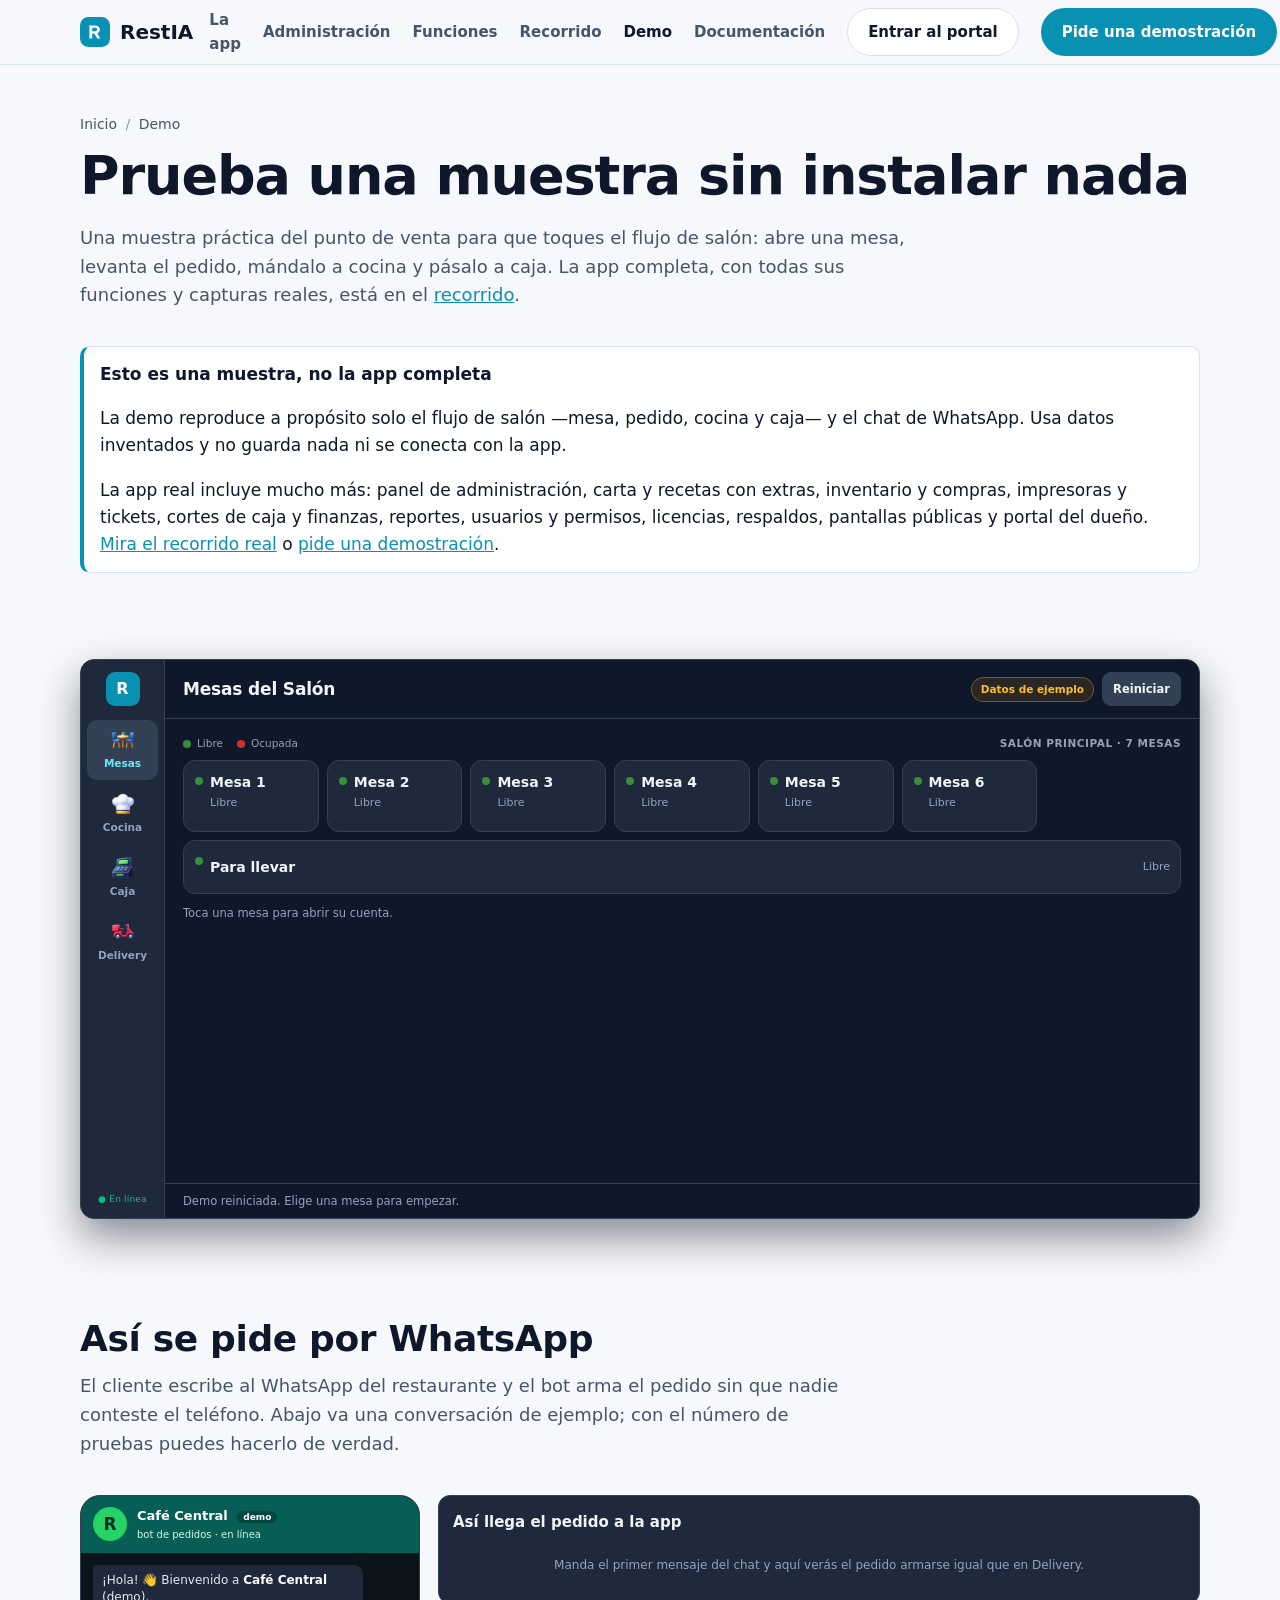
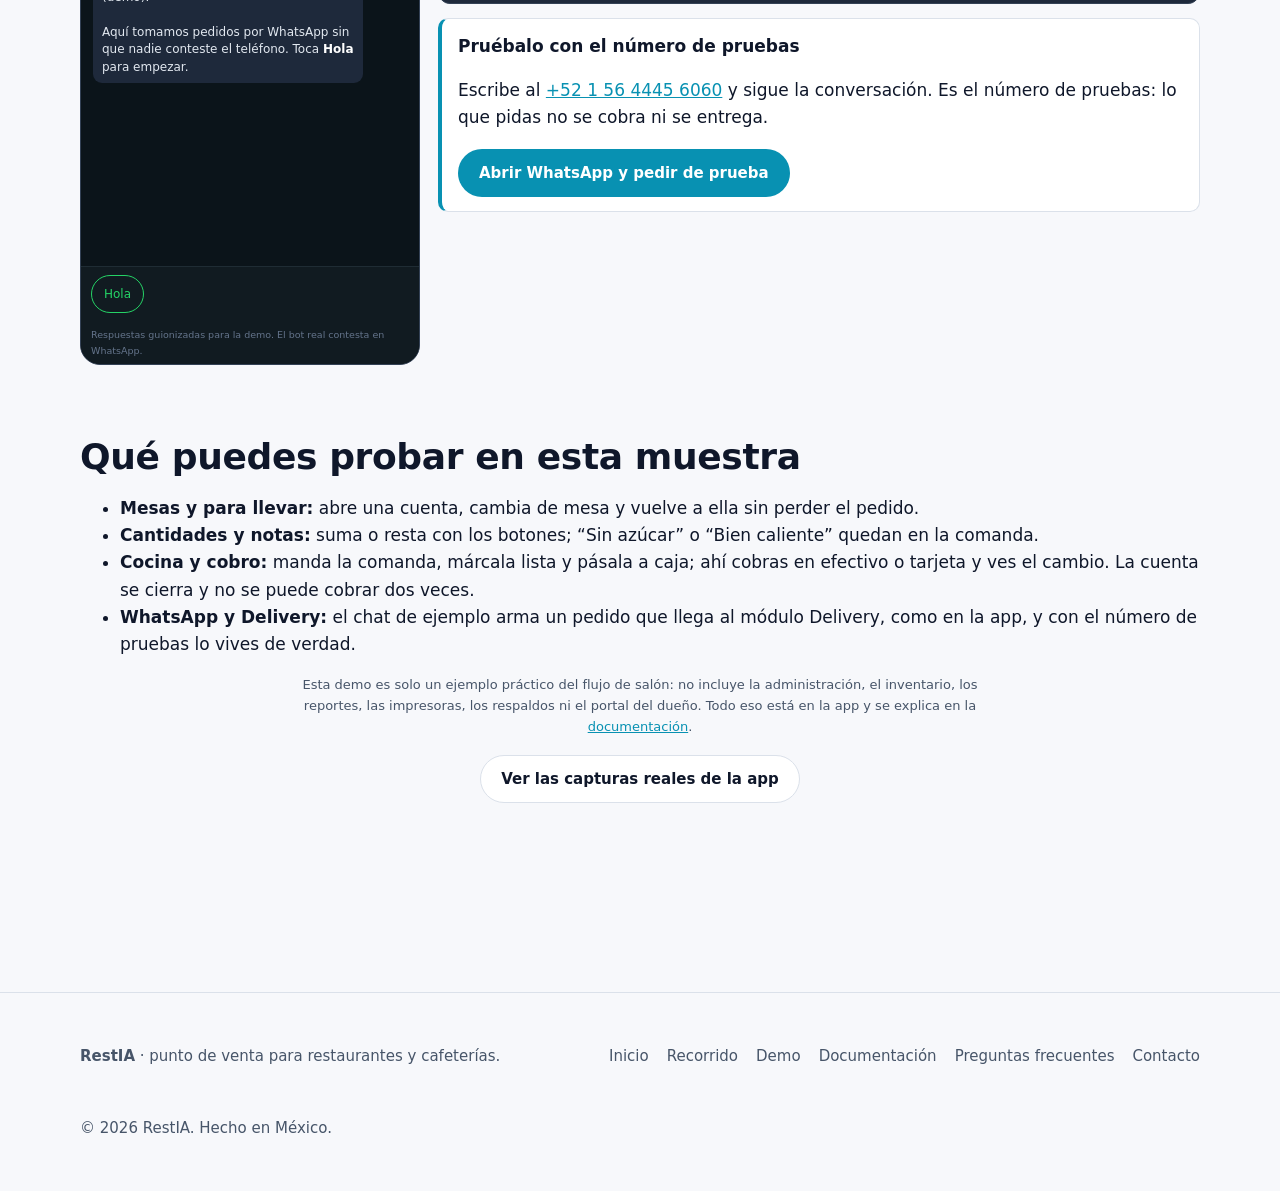
<file: demo.html>
<!doctype html>
<html lang="es-MX">
<head>
  <meta charset="utf-8">
  <meta name="viewport" content="width=device-width, initial-scale=1">
  <title>Demo interactiva de RestIA · prueba el punto de venta sin instalar nada</title>
  <meta name="description" content="Muestra interactiva de RestIA: prueba el flujo de salón (mesa, pedido, cocina y caja) y el chat de WhatsApp con datos de ejemplo. La app completa se ve en el recorrido.">
  <link rel="canonical" href="https://restia.download/demo">
  <meta name="theme-color" content="#0b1120">
  <meta property="og:title" content="Demo interactiva de RestIA">
  <meta property="og:description" content="Muestra interactiva del flujo de salón de RestIA: mesa, pedido, cocina y caja. Sin registro y sin instalar nada.">
  <meta property="og:image" content="https://restia.download/img/app-mesas.webp">
  <meta property="og:type" content="website">
  <link rel="icon" href="/favicon.svg" type="image/svg+xml">
  <link rel="stylesheet" href="/estilos.css?v=20261131">
  <script src="/demo.js?v=20261130" defer></script>
</head>
<body>
  <a class="saltar" href="#contenido">Saltar al contenido</a>
  <header class="barra" id="cerrar">
    <div class="contenedor">
      <a class="marca" href="/" aria-label="RestIA, inicio">
        <svg viewBox="0 0 32 32" aria-hidden="true"><rect width="32" height="32" rx="9" fill="#0891b2"/><path d="M10 23V9h6.2c3 0 5 1.8 5 4.4 0 2-1.1 3.4-2.9 4l3.4 5.6h-3.3l-3-5.2H13V23zm3-7.7h3c1.4 0 2.2-.7 2.2-1.9s-.8-1.9-2.2-1.9h-3z" fill="#fff"/></svg>
        RestIA
      </a>
      <nav class="menu" aria-label="Principal">
        <a href="/#la-app">La app</a>
        <a href="/#panel">Administración</a>
        <a href="/#funciones">Funciones</a>
        <a href="/recorrido">Recorrido</a>
        <a href="/demo" aria-current="page">Demo</a>
        <a href="/documentacion">Documentación</a>
        <a class="boton secundario" href="https://app.restia.download/portal/">Entrar al portal</a>
        <a class="boton principal" href="/#contacto">Pide una demostración</a>
      </nav>
      <a class="boton-menu" href="#menu" aria-label="Abrir menú" aria-controls="menu">Menú</a>
      <div class="menu-movil" id="menu">
        <a class="velo" href="#cerrar" aria-label="Cerrar menú" tabindex="-1"></a>
        <nav aria-label="Principal (teléfono)">
          <a class="cerrar" href="#cerrar" aria-label="Cerrar menú">Cerrar ✕</a>
          <a href="/">Inicio</a>
          <a href="/#la-app">La app</a>
          <a href="/#panel">Panel de administración</a>
          <a href="/recorrido">Recorrido</a>
          <a href="/demo">Demo interactiva</a>
          <a href="/documentacion">Documentación</a>
          <a href="/preguntas">Preguntas frecuentes</a>
          <a href="https://app.restia.download/portal/">Entrar al portal</a>
          <a href="/#contacto">Pide una demostración</a>
        </nav>
      </div>
    </div>
  </header>

  <main class="pagina" id="contenido">
    <div class="contenedor">
      <p class="migaja"><a href="/">Inicio</a> <span aria-hidden="true">/</span> Demo</p>
      <h1>Prueba una muestra sin instalar nada</h1>
      <p class="subtitulo">Una muestra práctica del punto de venta para que toques el flujo de salón: abre una mesa, levanta el pedido, mándalo a cocina y pásalo a caja. La app completa, con todas sus funciones y capturas reales, está en el <a href="/recorrido">recorrido</a>.</p>
      <div class="aviso info">
        <strong>Esto es una muestra, no la app completa</strong>
        <p>La demo reproduce a propósito solo el flujo de salón —mesa, pedido, cocina y caja— y el chat de WhatsApp. Usa datos inventados y no guarda nada ni se conecta con la app.</p>
        <p>La app real incluye mucho más: panel de administración, carta y recetas con extras, inventario y compras, impresoras y tickets, cortes de caja y finanzas, reportes, usuarios y permisos, licencias, respaldos, pantallas públicas y portal del dueño. <a href="/recorrido">Mira el recorrido real</a> o <a href="/#contacto">pide una demostración</a>.</p>
      </div>

      <section class="demo" aria-label="Muestra interactiva del flujo de salón">
        <div class="demo-ventana">
          <aside class="demo-rail" aria-label="Módulos de la demo">
            <span class="demo-rail-marca" aria-hidden="true">R</span>
            <button type="button" class="demo-destino" data-vista="mesas" aria-current="page">
              <img src="/img/app-mesas.png" alt="Mesas" width="24" height="24" aria-hidden="true">
              Mesas
            </button>
            <button type="button" class="demo-destino" data-vista="cocina">
              <img src="/img/app-cocina.png" alt="Cocina" width="24" height="24" aria-hidden="true">
              Cocina <span class="demo-badge" id="demo-cocina-cuenta">0</span>
            </button>
            <button type="button" class="demo-destino" data-vista="caja">
              <img src="/img/app-caja.png" alt="Caja" width="24" height="24" aria-hidden="true">
              Caja
            </button>
            <button type="button" class="demo-destino" data-vista="delivery">
              <img src="/img/app-delivery.png" alt="Delivery" width="24" height="24" aria-hidden="true">
              Delivery <span class="demo-badge" id="demo-delivery-cuenta">0</span>
            </button>
            <span class="demo-rail-pie" title="Sin conexión: todo es local">● En línea</span>
          </aside>

          <div class="demo-main">
            <header class="demo-barra">
              <h2 class="demo-titulo-app" id="demo-titulo-app">Mesas del Salón</h2>
              <div class="demo-barra-acciones">
                <span class="demo-pill">Datos de ejemplo</span>
                <button type="button" class="demo-boton demo-boton-chico" id="demo-reiniciar">Reiniciar</button>
              </div>
            </header>

            <div class="demo-vista" data-panel="mesas">
              <div class="demo-mesas-cabeza">
                <p class="demo-leyenda"><i class="demo-punto" aria-hidden="true"></i>Libre <i class="demo-punto demo-punto-rojo" aria-hidden="true"></i>Ocupada</p>
                <span class="demo-etiqueta-chica">Salón principal · 7 mesas</span>
              </div>
              <div class="demo-mesas" id="demo-mesas"></div>
              <p class="demo-pista" id="demo-pista-salon">Toca una mesa para abrir su cuenta.</p>
            </div>

            <div class="demo-vista" data-panel="pedido" hidden>
              <div class="demo-pedido-cabeza">
                <button type="button" class="demo-volver" id="demo-volver">‹ Mesas</button>
                <h3 class="demo-mesa-activa-nombre" id="demo-pedido-titulo">Sin mesa</h3>
                <span class="demo-total-mini" id="demo-total-mini">$0.00</span>
              </div>
              <div class="demo-pedido-cuerpo">
                <nav class="demo-categorias" id="demo-categorias" aria-label="Categorías de la carta"></nav>
                <div class="demo-productos-panel">
                  <p class="demo-etiqueta-chica" id="demo-categoria-actual">Bebidas</p>
                  <div class="demo-productos" id="demo-productos"></div>
                </div>
                <aside class="demo-carrito" aria-labelledby="demo-carrito-titulo">
                  <h4 id="demo-carrito-titulo" class="demo-etiqueta-chica">Pedido</h4>
                  <div class="demo-lineas" id="demo-lineas">
                    <p class="demo-vacio">Toca un producto para agregarlo.</p>
                  </div>
                  <div class="demo-notas">
                    <span class="demo-etiqueta-chica">Notas rápidas</span>
                    <div class="demo-chips" id="demo-chips"></div>
                  </div>
                  <div class="demo-pie">
                    <div class="demo-totales"><span>Total</span><strong id="demo-total">$0.00</strong></div>
                    <div class="demo-pie-botones">
                      <button type="button" class="demo-boton" id="demo-enviar" disabled>Enviar a cocina</button>
                      <button type="button" class="demo-boton demo-principal" id="demo-cobrar" disabled>Cobrar en caja</button>
                    </div>
                  </div>
                </aside>
              </div>
            </div>

            <div class="demo-vista" data-panel="cocina" hidden>
              <div class="demo-mesas-cabeza">
                <p class="demo-etiqueta-chica">Comandas activas</p>
                <span class="demo-etiqueta-chica" id="demo-cocina-resumen">0 pendientes</span>
              </div>
              <div class="demo-comandas" id="demo-cocina">
                <p class="demo-vacio">Las comandas que mandes aparecen aquí.</p>
              </div>
            </div>

            <div class="demo-vista" data-panel="delivery" hidden>
              <div class="demo-mesas-cabeza">
                <p class="demo-etiqueta-chica">Pedidos de WhatsApp</p>
                <span class="demo-etiqueta-chica" id="demo-delivery-resumen">0 pedidos</span>
              </div>
              <div class="demo-delivery" id="demo-delivery">
                <p class="demo-vacio">Los pedidos del chat de WhatsApp aparecen aquí, listos para aceptar y mandar a cocina.</p>
              </div>
            </div>

            <div class="demo-vista" data-panel="caja" hidden>
              <div class="demo-mesas-cabeza">
                <p class="demo-etiqueta-chica">Corte del día <span class="demo-etiqueta-chica">(ejemplo)</span></p>
                <span class="demo-etiqueta-chica" id="demo-caja-turno">Turno abierto</span>
              </div>
              <dl class="demo-metricas">
                <div><dt>Ventas</dt><dd id="demo-m-ventas">0</dd></div>
                <div><dt>Total</dt><dd id="demo-m-total">$0.00</dd></div>
                <div><dt>Propinas</dt><dd id="demo-m-propinas">$0.00</dd></div>
                <div><dt>Efectivo</dt><dd id="demo-m-efectivo">$0.00</dd></div>
                <div><dt>Tarjeta</dt><dd id="demo-m-tarjeta">$0.00</dd></div>
              </dl>
              <div class="demo-mesas-cabeza demo-caja-cabeza">
                <p class="demo-etiqueta-chica">Cuentas por cobrar</p>
                <span class="demo-etiqueta-chica" id="demo-caja-cuentas">0</span>
              </div>
              <div class="demo-caja-lista" id="demo-caja-lista">
                <p class="demo-vacio">Abre una mesa y manda el pedido a caja para cobrarlo aquí.</p>
              </div>
              <p class="demo-pista">Aquí cobras las cuentas abiertas: cada una se cobra una sola vez y la venta se suma al corte. En la app, también cierras el turno y ves el arqueo.</p>
            </div>

            <p class="demo-estado" id="demo-estado" role="status">Listo para empezar.</p>
          </div>
        </div>
      <section class="whatsapp-demo" id="whatsapp" aria-labelledby="whatsapp-titulo">
        <h2 id="whatsapp-titulo">Así se pide por WhatsApp</h2>
        <p class="subtitulo">El cliente escribe al WhatsApp del restaurante y el bot arma el pedido sin que nadie conteste el teléfono. Abajo va una conversación de ejemplo; con el número de pruebas puedes hacerlo de verdad.</p>
        <div class="whatsapp-grid">
          <div class="chat-telefono" aria-label="Conversación de ejemplo con el bot">
            <div class="chat-cabecera">
              <span class="chat-avatar" aria-hidden="true">R</span>
              <div>
                <strong>Café Central <span class="chat-demo">demo</span></strong>
                <small>bot de pedidos · en línea</small>
              </div>
            </div>
            <div class="chat-mensajes" id="chat-mensajes" role="log" aria-live="polite" aria-label="Mensajes de la conversación de ejemplo"></div>
            <div class="chat-respuestas" id="chat-respuestas"></div>
            <p class="chat-pie">Respuestas guionizadas para la demo. El bot real contesta en WhatsApp.</p>
          </div>
          <div class="whatsapp-lado">
            <div class="pedido-wa-card" aria-labelledby="pedido-wa-titulo">
              <h3 id="pedido-wa-titulo">Así llega el pedido a la app</h3>
              <div id="pedido-wa"></div>
              <p class="visualmente-oculto" id="pedido-wa-estado" role="status"></p>
            </div>
            <div class="aviso info whatsapp-aviso">
              <strong>Pruébalo con el número de pruebas</strong>
              <p>Escribe al <a href="https://wa.me/5215644456060?text=Hola%2C%20quiero%20hacer%20un%20pedido%20de%20prueba">+52 1 56 4445 6060</a> y sigue la conversación. Es el número de pruebas: lo que pidas no se cobra ni se entrega.</p>
              <p><a class="boton principal" href="https://wa.me/5215644456060?text=Hola%2C%20quiero%20hacer%20un%20pedido%20de%20prueba" target="_blank" rel="noopener noreferrer">Abrir WhatsApp y pedir de prueba</a></p>
            </div>
          </div>
        </div>
      </section>

      <h2>Qué puedes probar en esta muestra</h2>
      <ul>
        <li><strong>Mesas y para llevar:</strong> abre una cuenta, cambia de mesa y vuelve a ella sin perder el pedido.</li>
        <li><strong>Cantidades y notas:</strong> suma o resta con los botones; “Sin azúcar” o “Bien caliente” quedan en la comanda.</li>
        <li><strong>Cocina y cobro:</strong> manda la comanda, márcala lista y pásala a caja; ahí cobras en efectivo o tarjeta y ves el cambio. La cuenta se cierra y no se puede cobrar dos veces.</li>
        <li><strong>WhatsApp y Delivery:</strong> el chat de ejemplo arma un pedido que llega al módulo Delivery, como en la app, y con el número de pruebas lo vives de verdad.</li>
      </ul>
      <p class="nota-demo">Esta demo es solo un ejemplo práctico del flujo de salón: no incluye la administración, el inventario, los reportes, las impresoras, los respaldos ni el portal del dueño. Todo eso está en la app y se explica en la <a href="/documentacion">documentación</a>.</p>
      <p class="acciones centro"><a class="boton secundario" href="/recorrido">Ver las capturas reales de la app</a></p>
    </div>
  </main>

  <dialog class="demo-dialogo" id="demo-cobro" aria-labelledby="demo-cobro-titulo">
    <form method="dialog" id="demo-cobro-form">
      <h2 id="demo-cobro-titulo">Cobrar</h2>
      <p class="demo-dialogo-mesa" id="demo-cobro-mesa">Mesa 1</p>
      <p class="demo-fila"><span>Cuenta</span><strong id="demo-cobro-cuenta">$0.00</strong></p>
      <fieldset class="demo-opciones">
        <legend>Propina</legend>
        <div class="demo-botones-fila" id="demo-propinas">
          <button type="button" class="demo-boton demo-boton-chico" data-propina="0" aria-pressed="true">Sin propina</button>
          <button type="button" class="demo-boton demo-boton-chico" data-propina="10" aria-pressed="false">10 %</button>
          <button type="button" class="demo-boton demo-boton-chico" data-propina="15" aria-pressed="false">15 %</button>
        </div>
      </fieldset>
      <p class="demo-fila"><span>Total con propina</span><strong id="demo-cobro-total">$0.00</strong></p>
      <fieldset class="demo-opciones">
        <legend>Forma de pago</legend>
        <div class="demo-botones-fila">
          <label class="demo-radio"><input type="radio" name="demo-metodo" value="efectivo" checked> Efectivo</label>
          <label class="demo-radio"><input type="radio" name="demo-metodo" value="tarjeta"> Tarjeta</label>
        </div>
      </fieldset>
      <p class="demo-fila" id="demo-efectivo-fila"><label for="demo-recibido">Recibido</label><input id="demo-recibido" type="number" inputmode="decimal" min="0" step="0.5" value="0"></p>
      <p class="demo-fila"><span>Cambio</span><strong id="demo-cambio">$0.00</strong></p>
      <p class="demo-error" id="demo-cobro-error" role="alert" hidden></p>
      <div class="demo-dialogo-botones">
        <button type="button" class="demo-boton" id="demo-cobro-cancelar">Cancelar</button>
        <button type="button" class="demo-boton demo-principal" id="demo-cobro-ok">Cobrar</button>
      </div>
    </form>
  </dialog>

  <footer class="pie">
    <div class="contenedor">
      <p><strong>RestIA</strong> · punto de venta para restaurantes y cafeterías.</p>
      <nav aria-label="Pie">
        <a href="/">Inicio</a>
        <a href="/recorrido">Recorrido</a>
        <a href="/demo">Demo</a>
        <a href="/documentacion">Documentación</a>
        <a href="/preguntas">Preguntas frecuentes</a>
        <a href="/#contacto">Contacto</a>
      </nav>
      <p class="legal">© 2026 RestIA. Hecho en México.</p>
    </div>
  </footer>
</body>
</html>
</file>
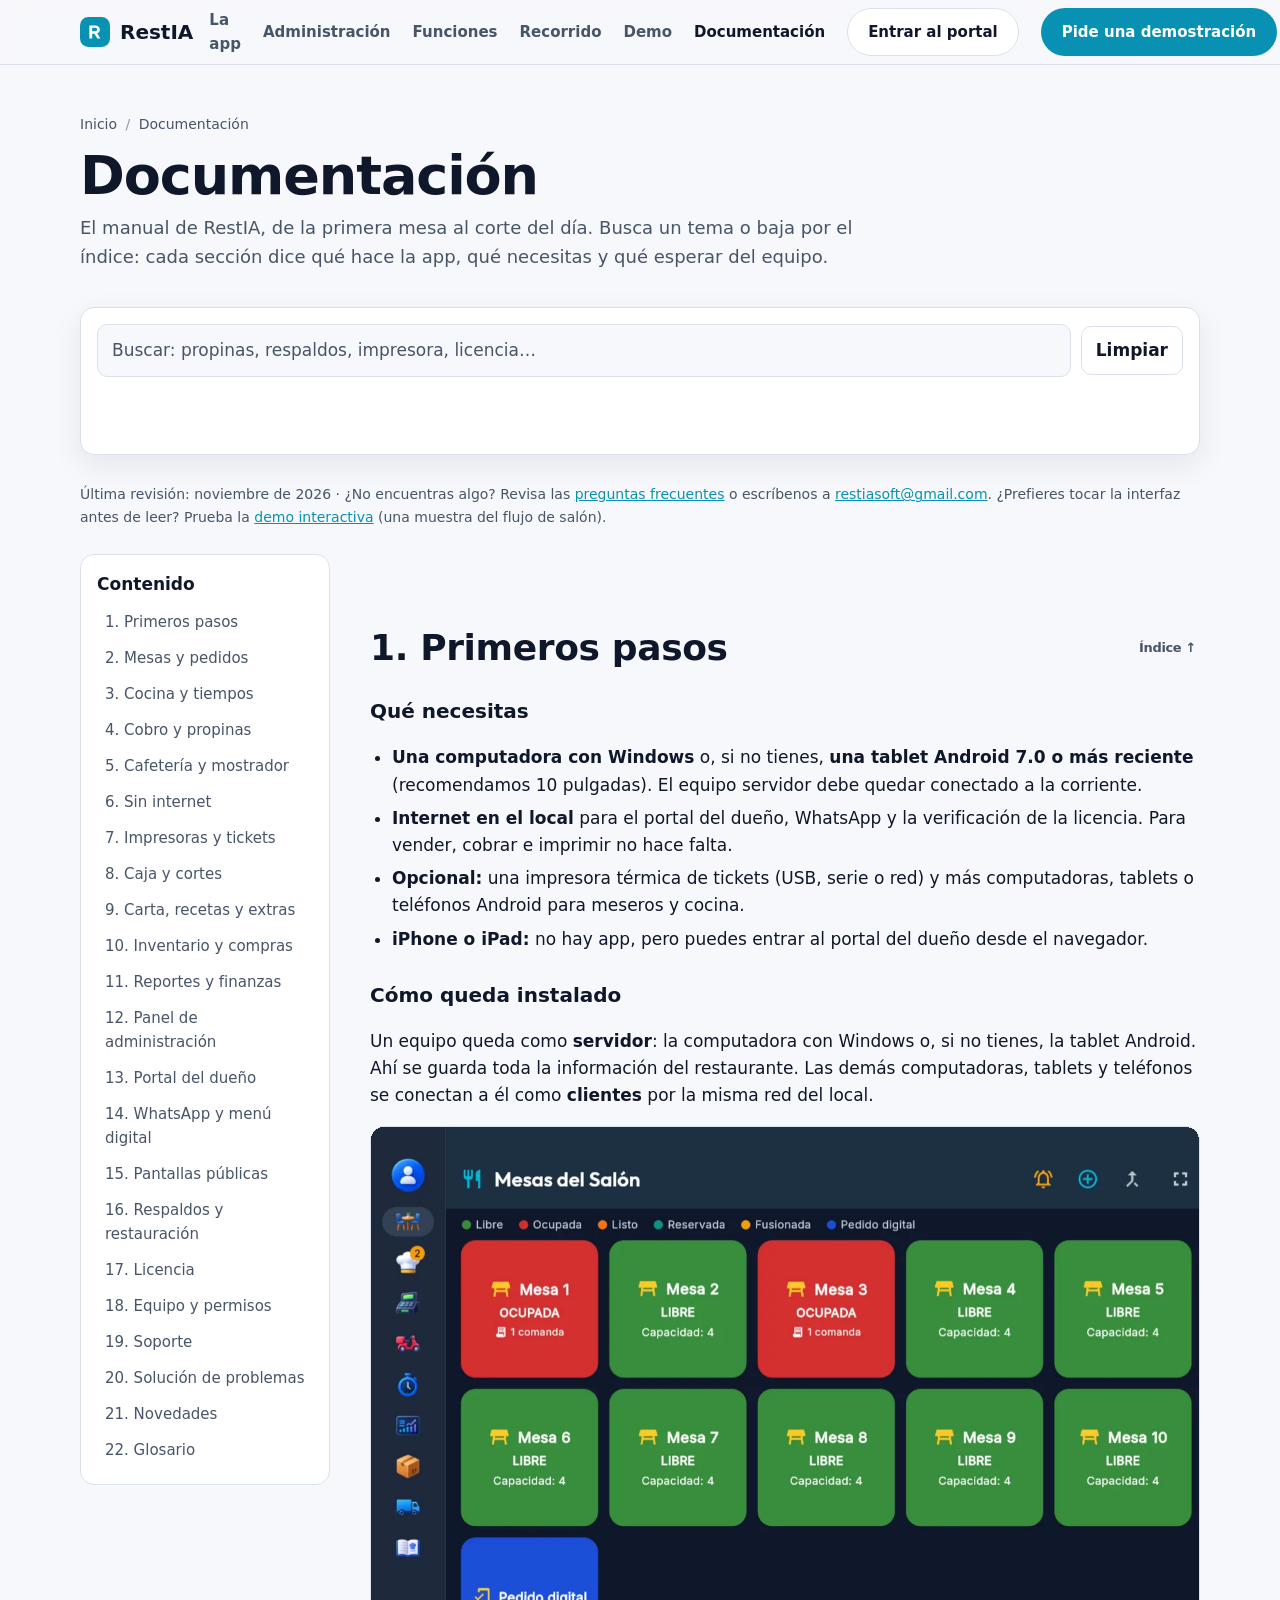
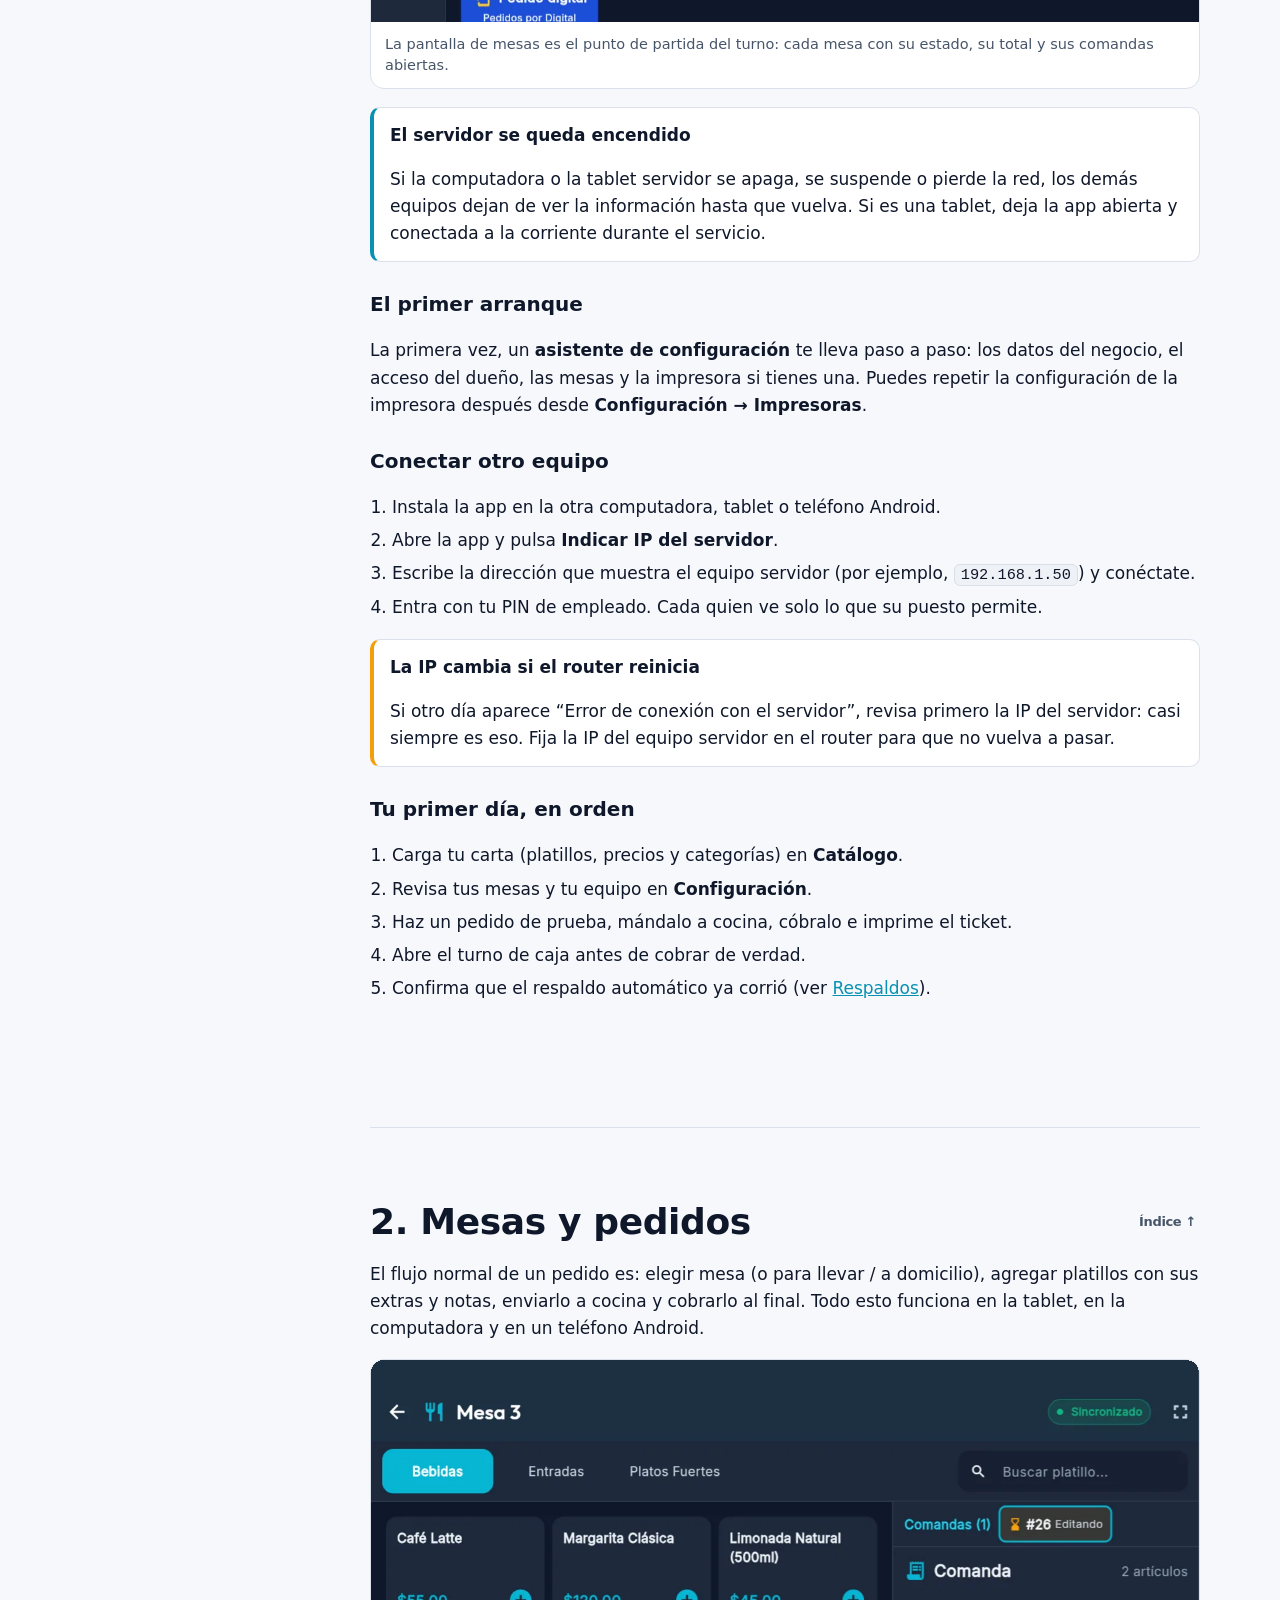
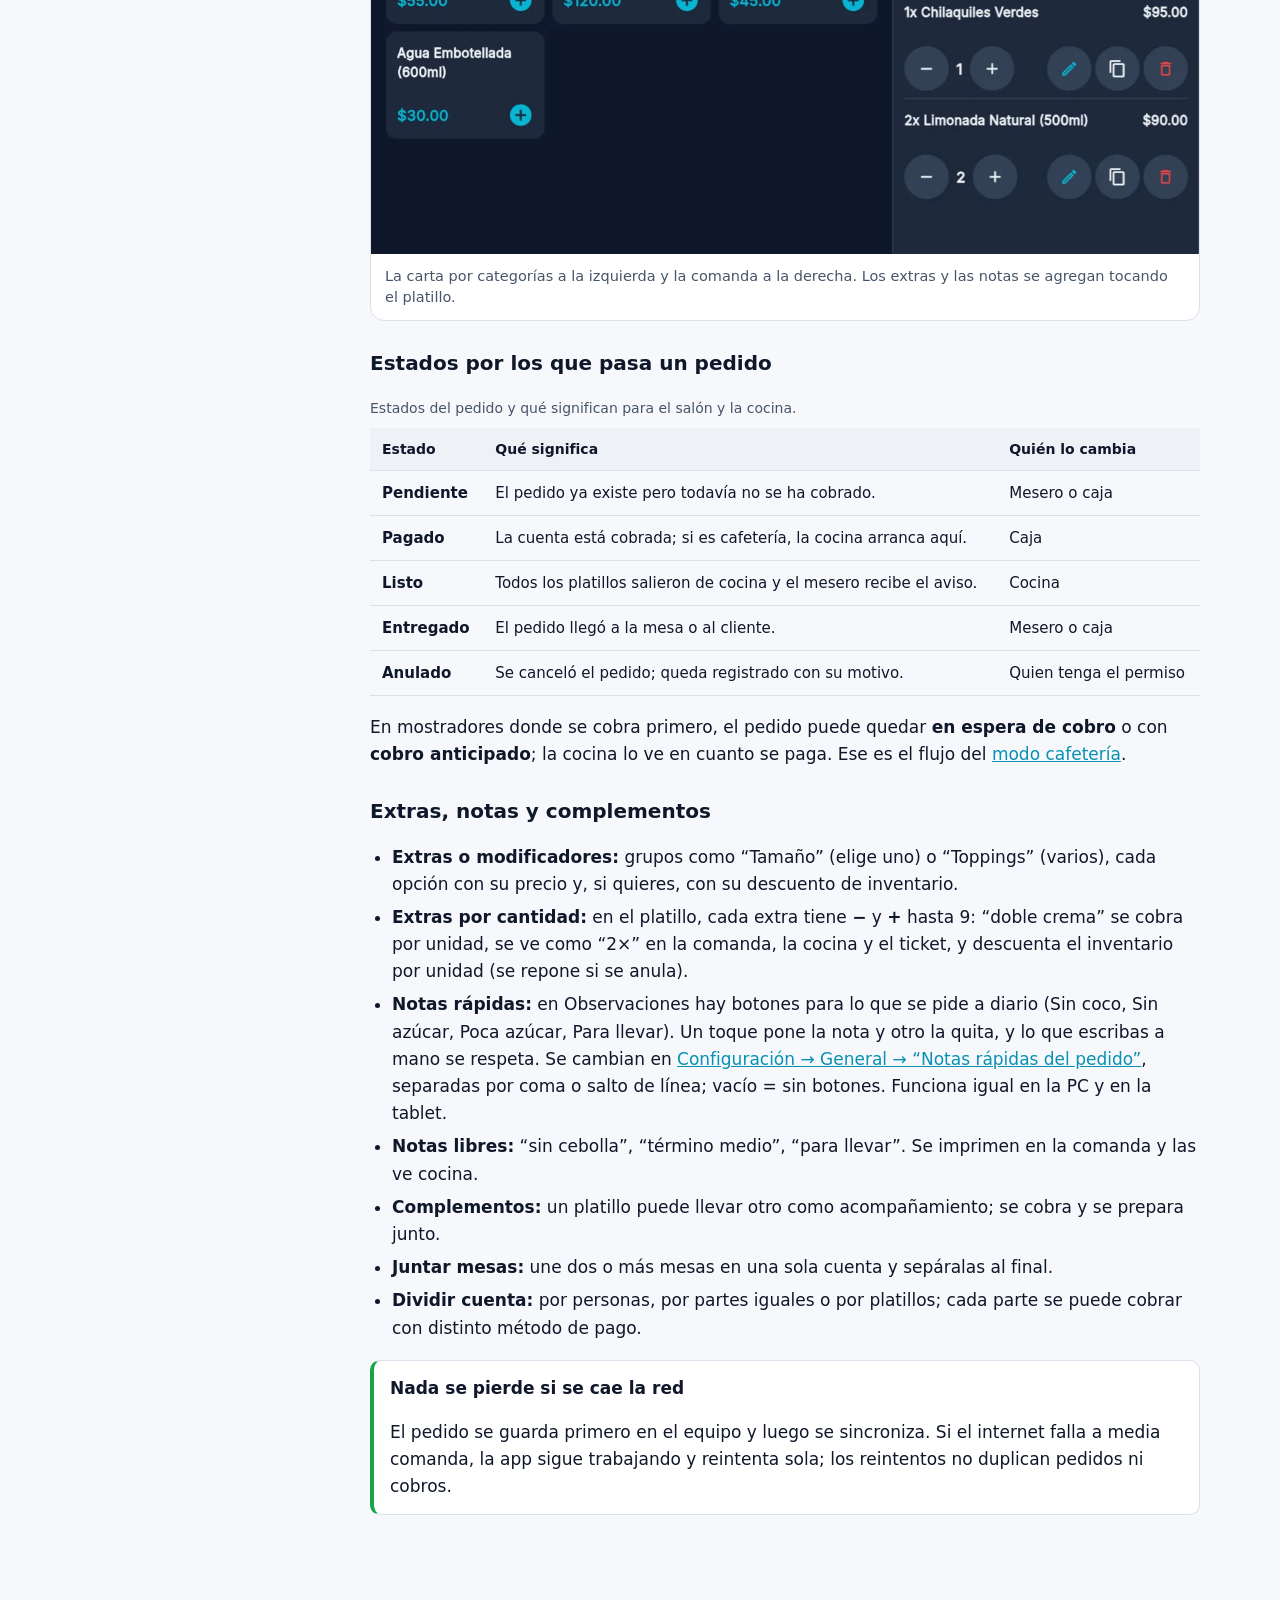
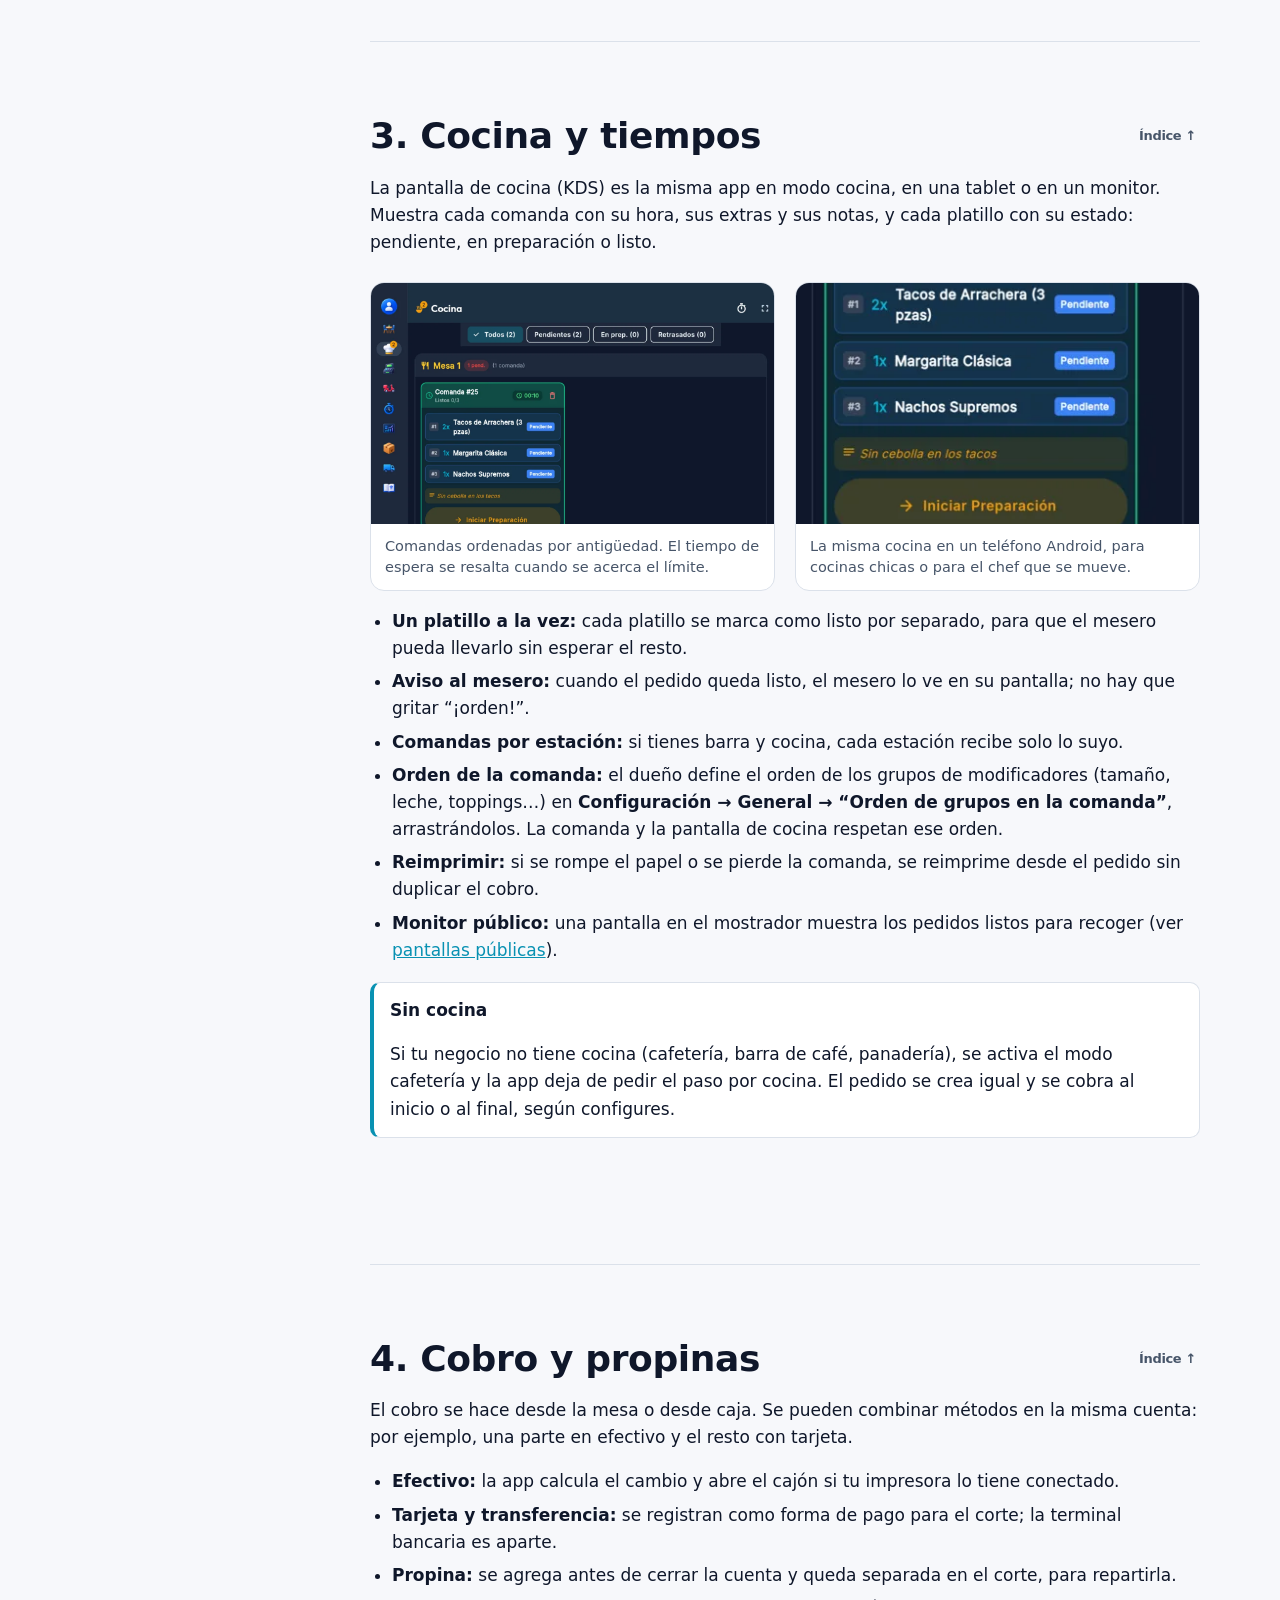
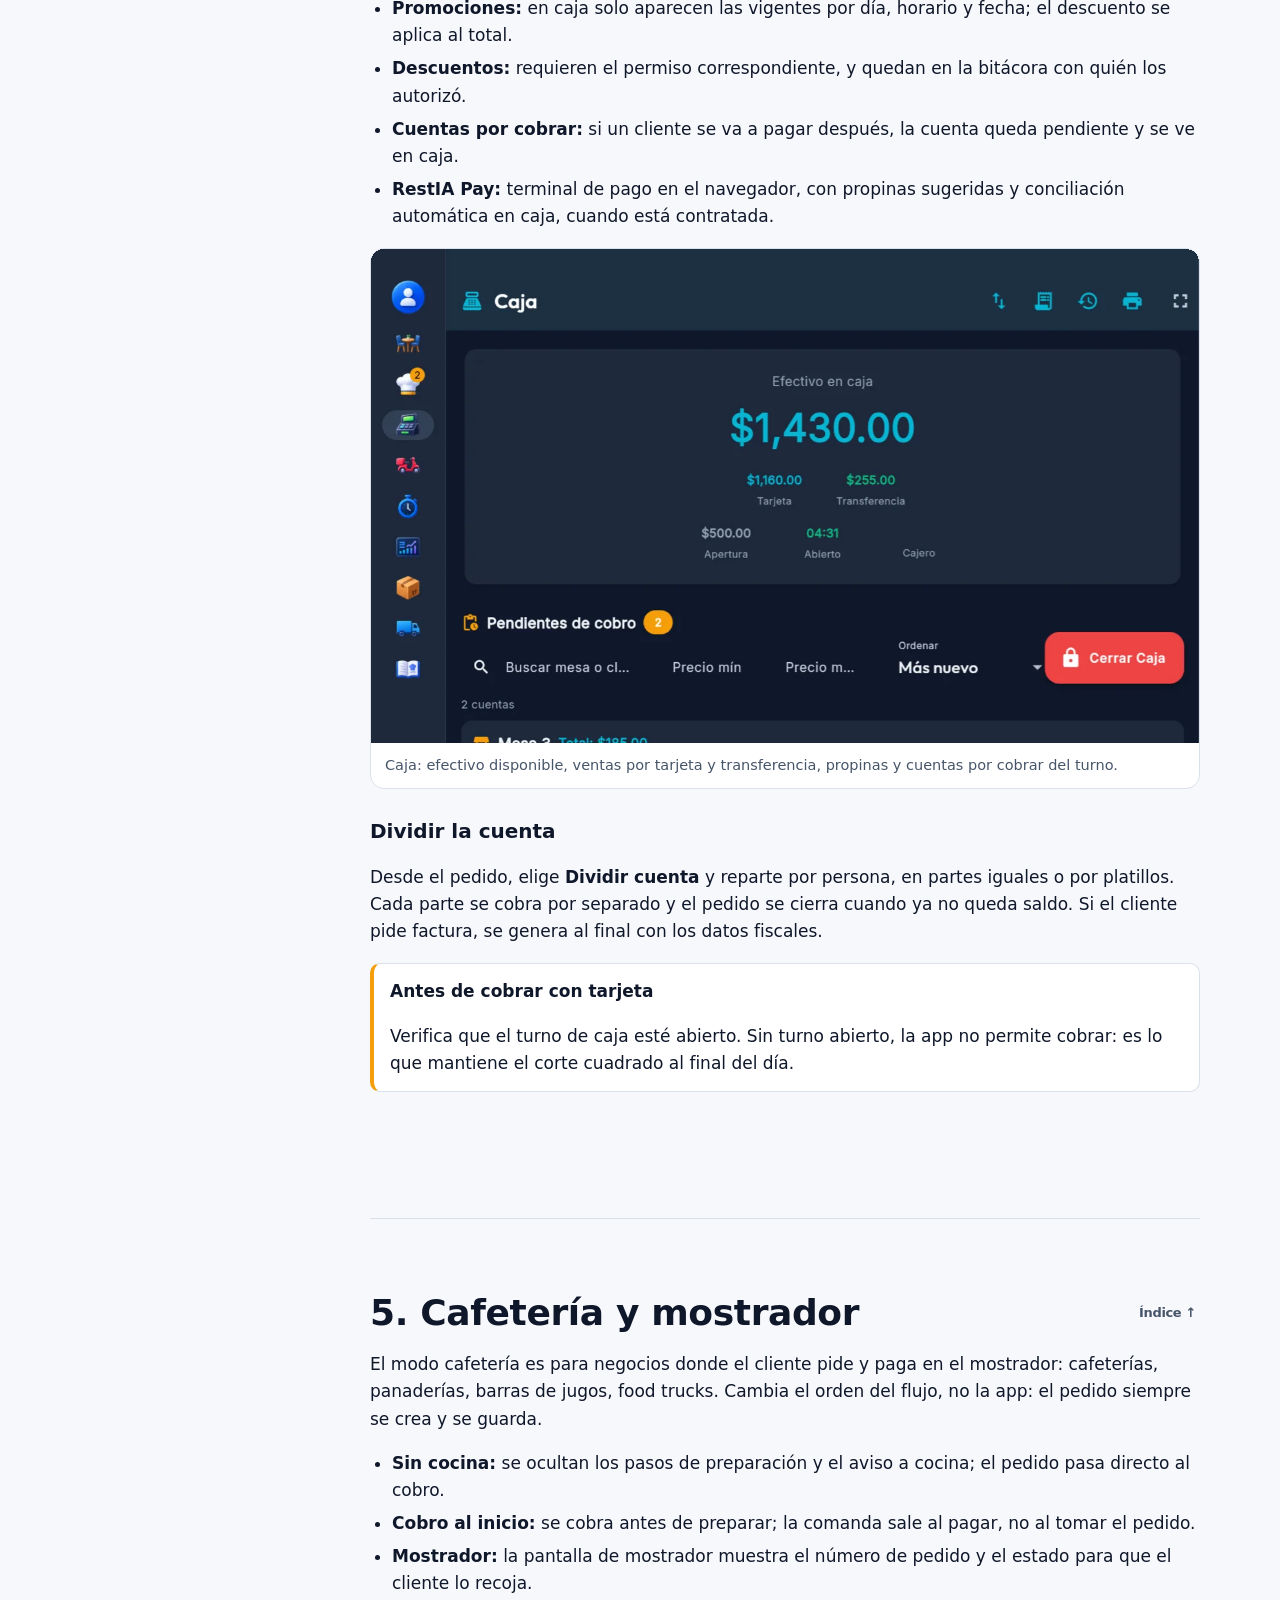
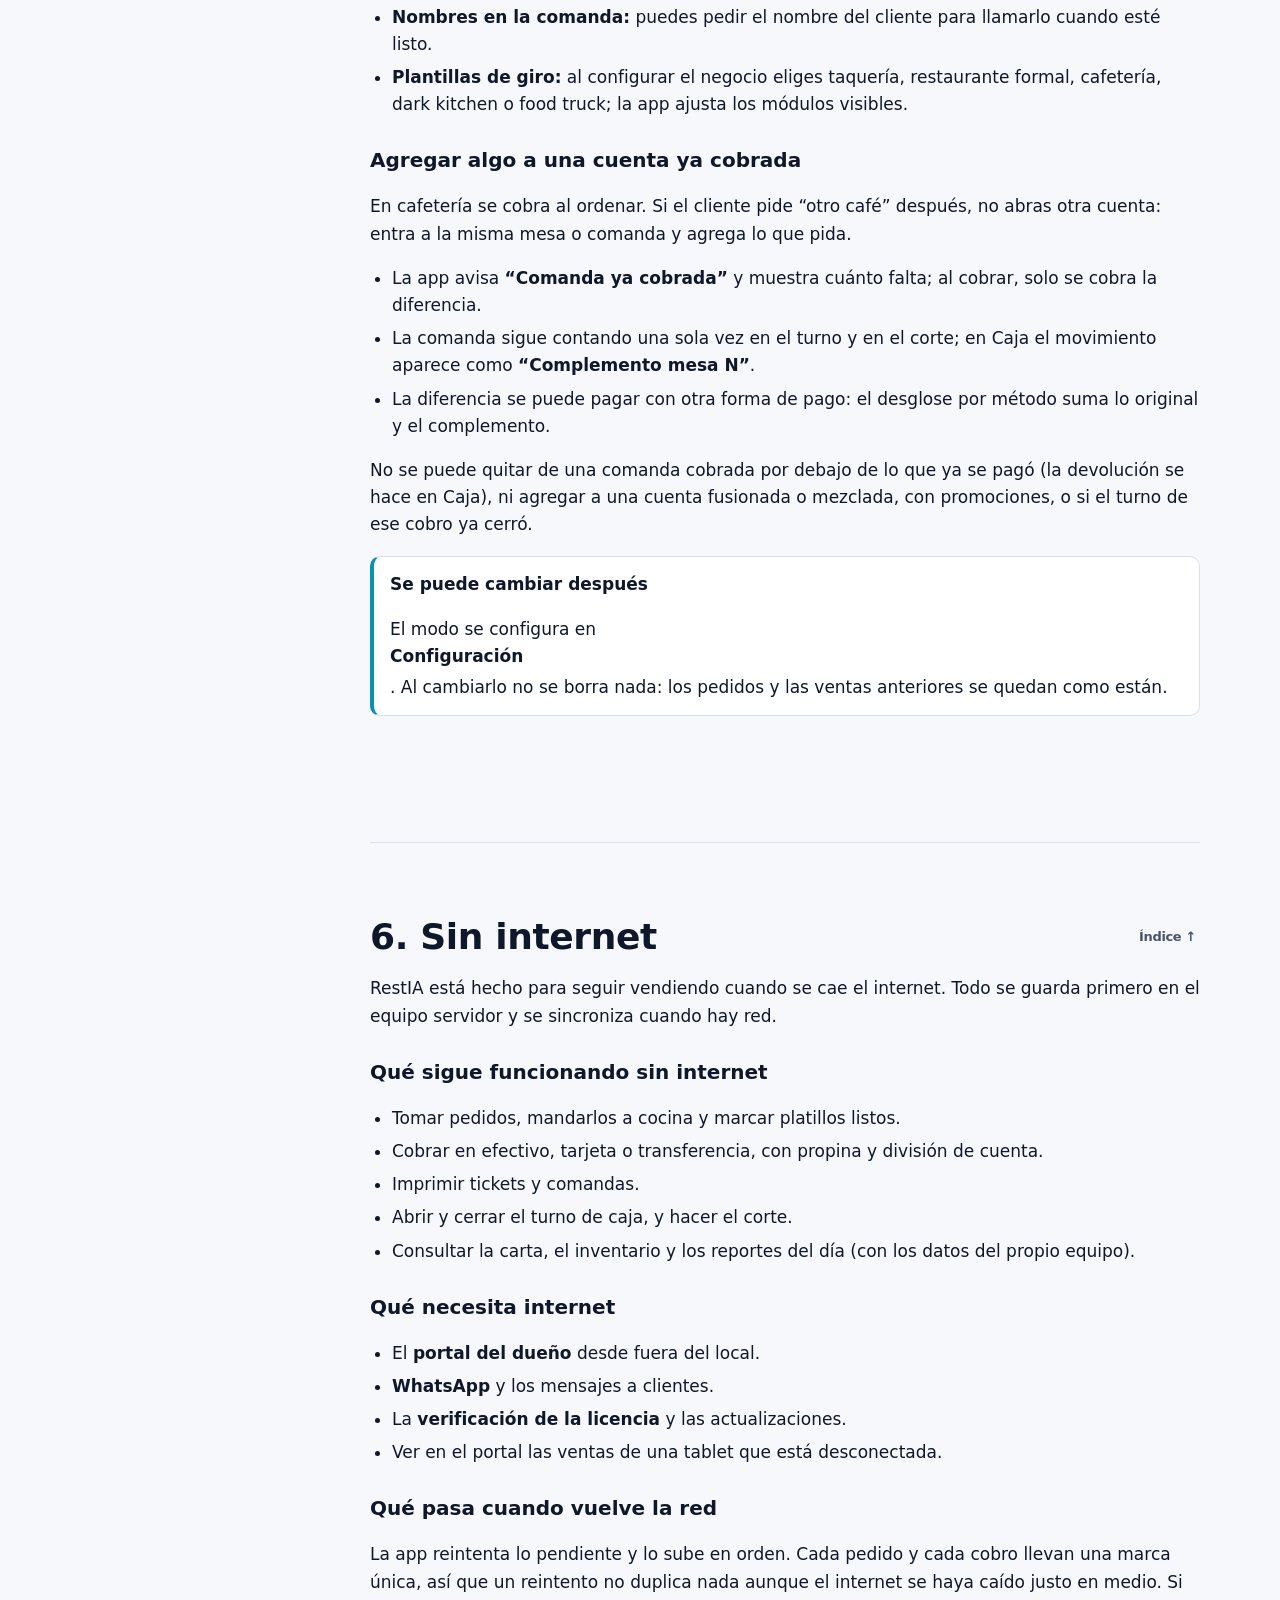
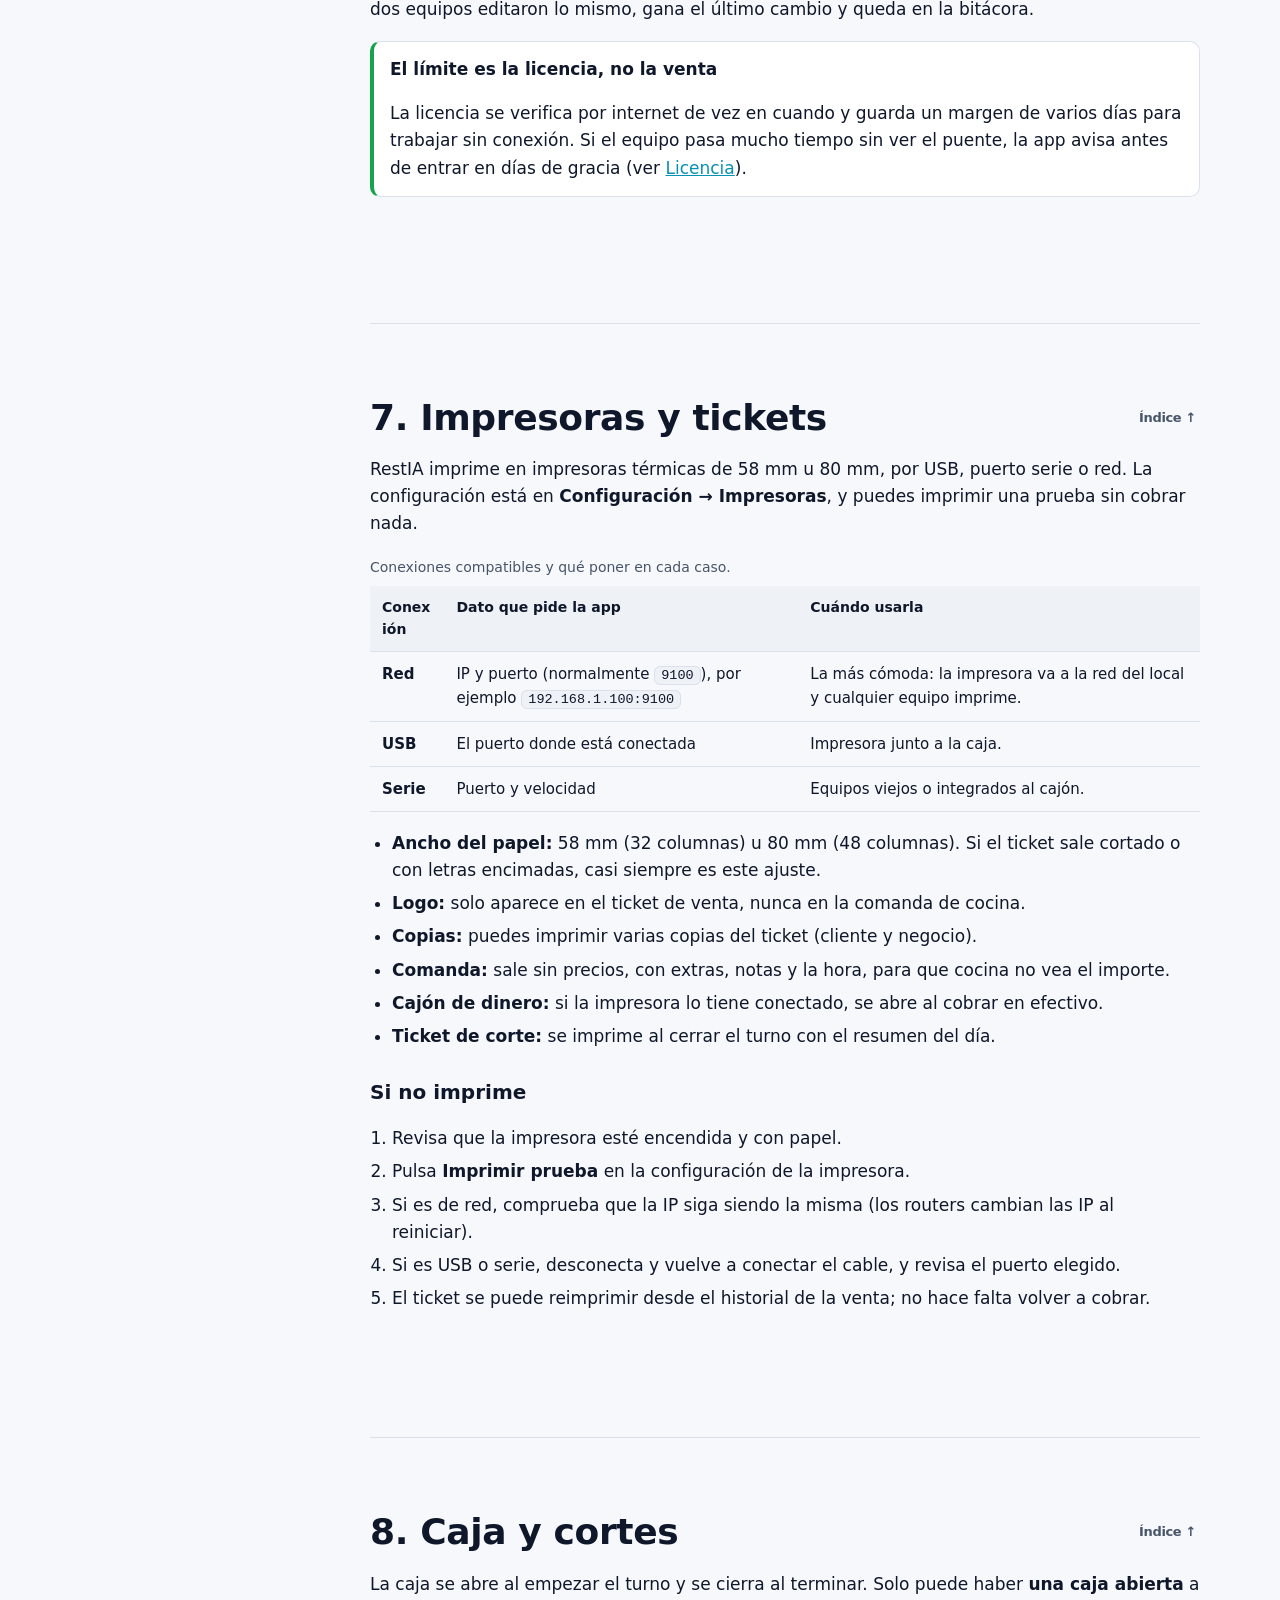
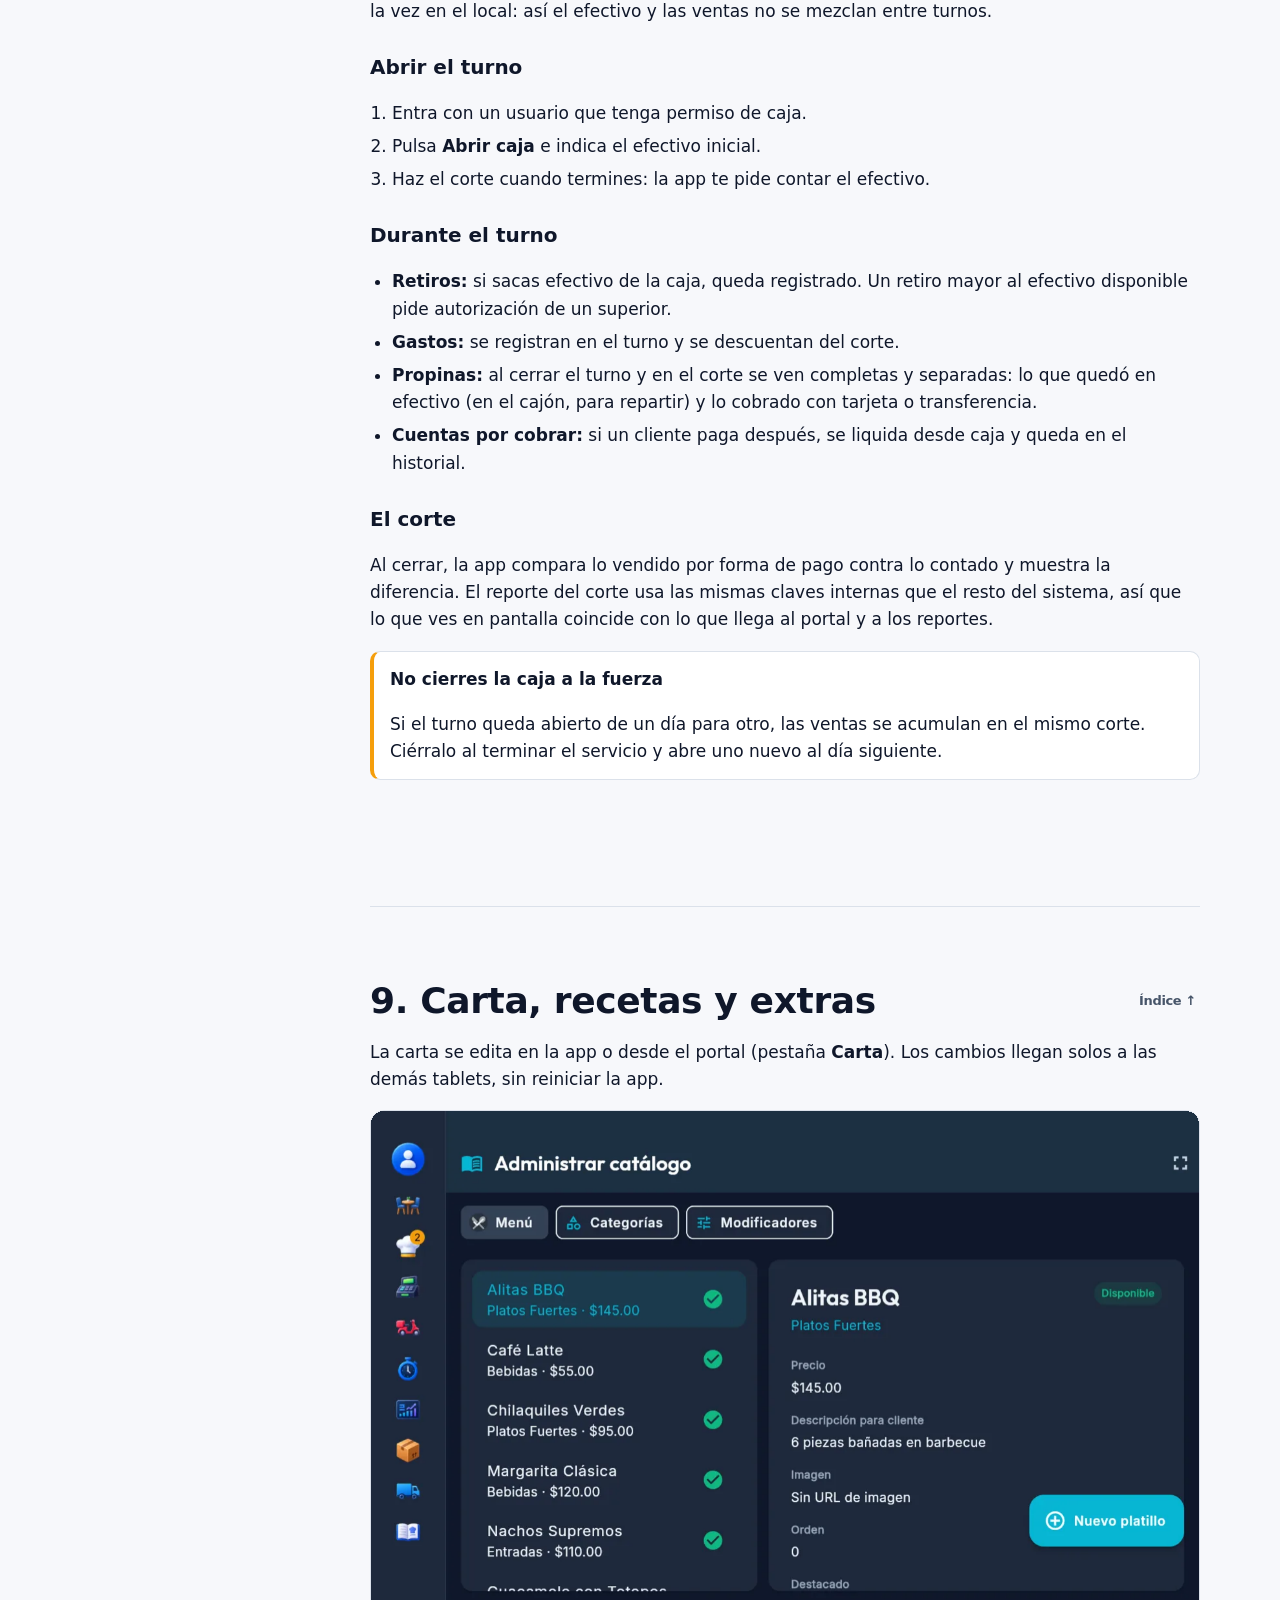
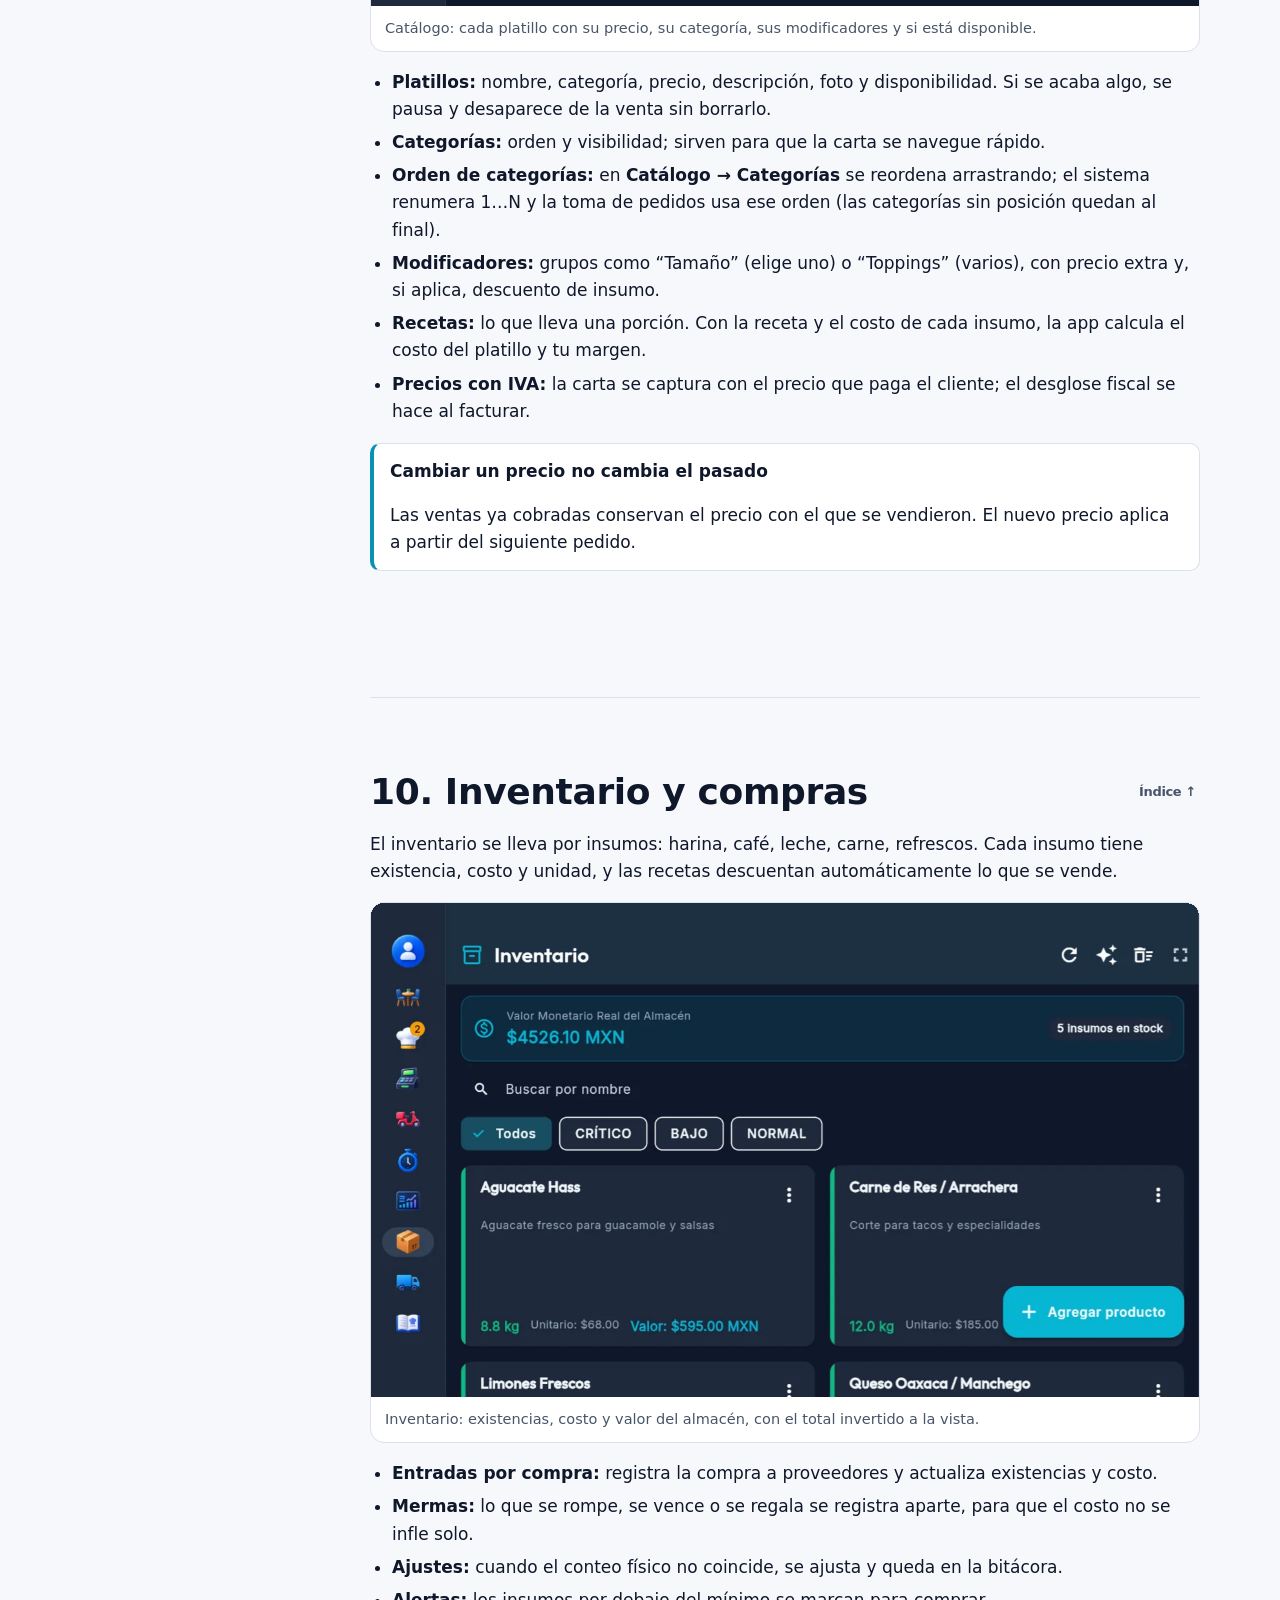
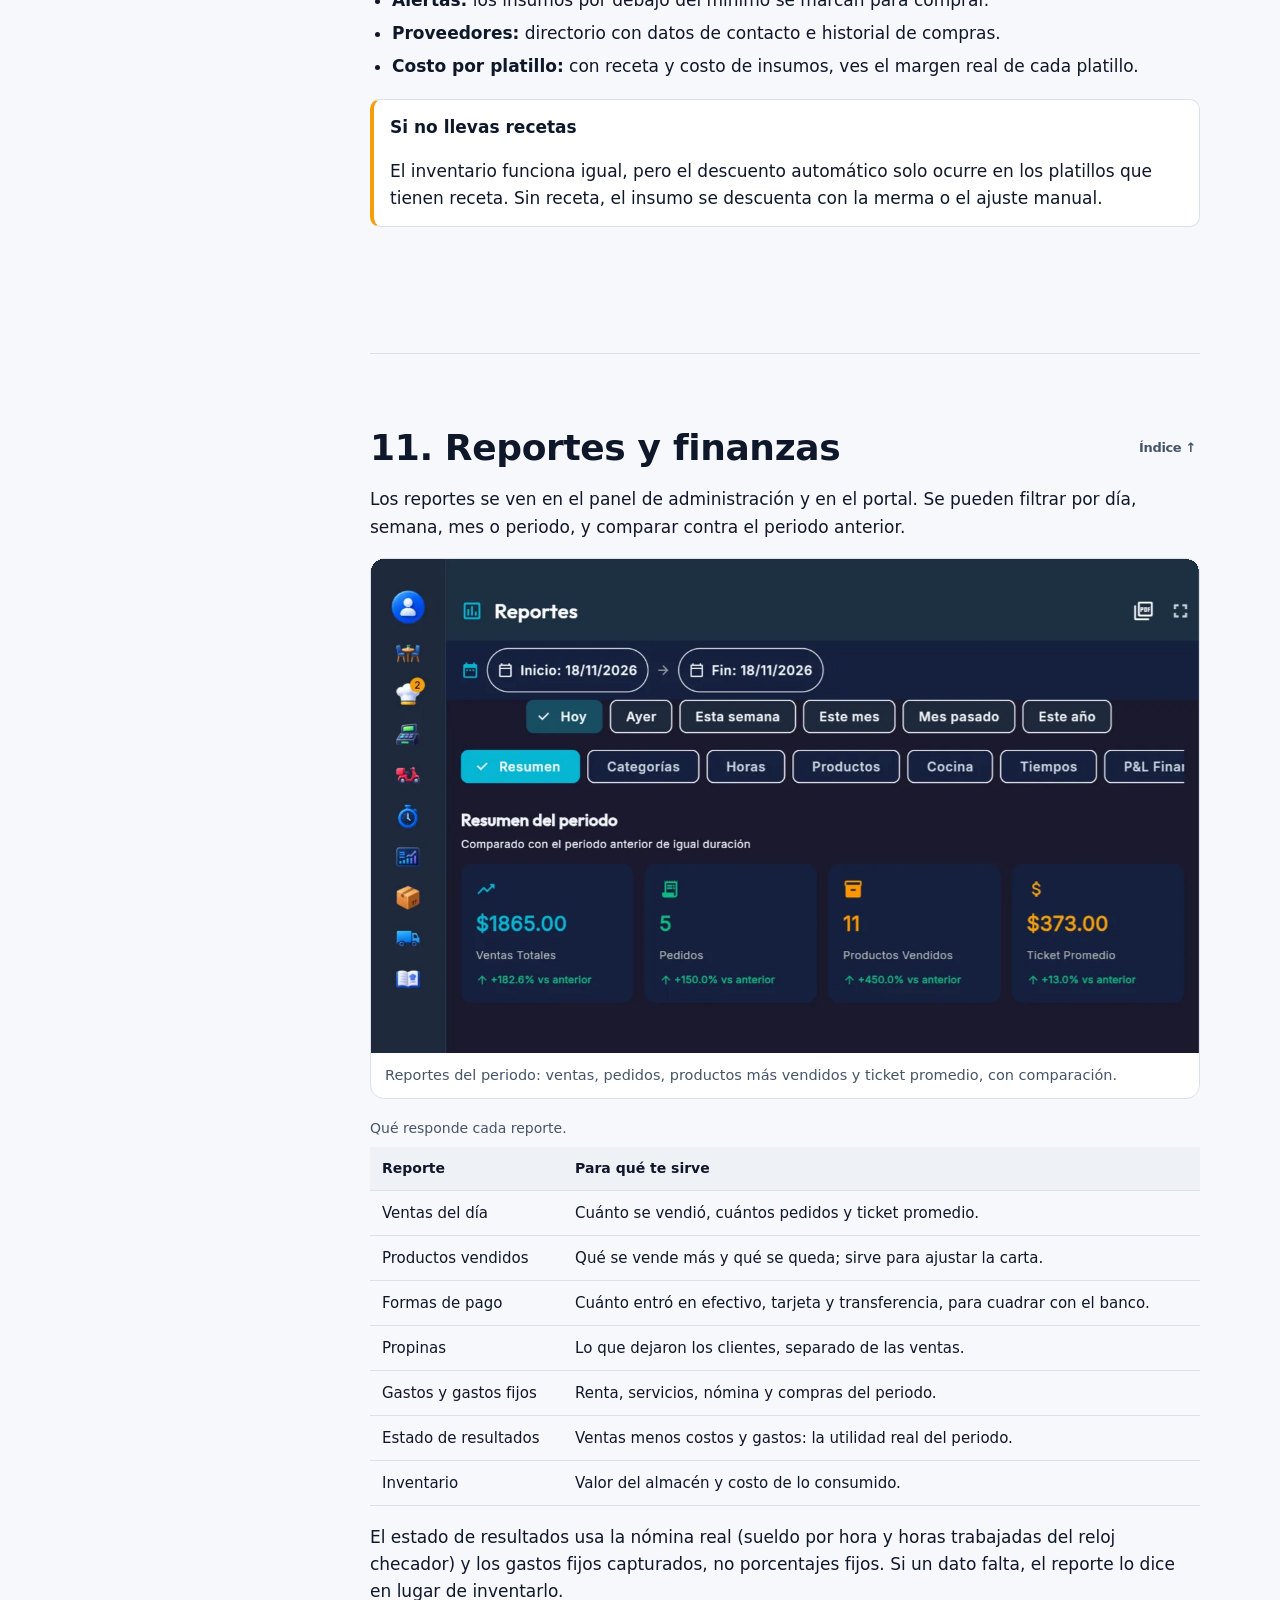
<file: documentacion.html>
<!doctype html>
<html lang="es-MX">
<head>
  <meta charset="utf-8">
  <meta name="viewport" content="width=device-width, initial-scale=1">
  <title>Documentación · RestIA</title>
  <meta name="description" content="Manual de RestIA: primeros pasos, pedidos y cobro, cocina, impresoras, caja, carta, inventario, reportes, portal del dueño, WhatsApp, respaldos, licencia y solución de problemas.">
  <link rel="canonical" href="https://restia.download/documentacion">
  <meta name="theme-color" content="#0b1120">
  <meta property="og:title" content="Documentación de RestIA">
  <meta property="og:description" content="El manual completo: de la primera mesa al corte del día, con capturas reales de la app.">
  <meta property="og:image" content="https://restia.download/img/app-comanda.webp">
  <meta property="og:type" content="article">
  <link rel="icon" href="/favicon.svg" type="image/svg+xml">
  <link rel="stylesheet" href="/estilos.css?v=20261131">
</head>
<body>
  <a class="saltar" href="#contenido">Saltar al contenido</a>
  <header class="barra" id="cerrar">
    <div class="contenedor">
      <a class="marca" href="/" aria-label="RestIA, inicio">
        <svg viewBox="0 0 32 32" aria-hidden="true"><rect width="32" height="32" rx="9" fill="#0891b2"/><path d="M10 23V9h6.2c3 0 5 1.8 5 4.4 0 2-1.1 3.4-2.9 4l3.4 5.6h-3.3l-3-5.2H13V23zm3-7.7h3c1.4 0 2.2-.7 2.2-1.9s-.8-1.9-2.2-1.9h-3z" fill="#fff"/></svg>
        RestIA
      </a>
      <nav class="menu" aria-label="Principal">
        <a href="/#la-app">La app</a>
        <a href="/#panel">Administración</a>
        <a href="/#funciones">Funciones</a>
        <a href="/recorrido">Recorrido</a>
        <a href="/demo">Demo</a>
        <a href="/documentacion" aria-current="page">Documentación</a>
        <a class="boton secundario" href="https://app.restia.download/portal/">Entrar al portal</a>
        <a class="boton principal" href="/#contacto">Pide una demostración</a>
      </nav>
      <a class="boton-menu" href="#menu" aria-label="Abrir menú" aria-controls="menu">Menú</a>
      <div class="menu-movil" id="menu">
        <a class="velo" href="#cerrar" aria-label="Cerrar menú" tabindex="-1"></a>
        <nav aria-label="Principal (teléfono)">
          <a class="cerrar" href="#cerrar" aria-label="Cerrar menú">Cerrar ✕</a>
          <a href="/">Inicio</a>
          <a href="/#la-app">La app</a>
          <a href="/#panel">Panel de administración</a>
          <a href="/recorrido">Recorrido</a>
          <a href="/demo">Demo interactiva</a>
          <a href="/documentacion">Documentación</a>
          <a href="/preguntas">Preguntas frecuentes</a>
          <a href="https://app.restia.download/portal/">Entrar al portal</a>
          <a href="/#contacto">Pide una demostración</a>
        </nav>
      </div>
    </div>
  </header>

  <main class="pagina" id="contenido">
    <div class="contenedor">
      <p class="migaja"><a href="/">Inicio</a> <span aria-hidden="true">/</span> Documentación</p>
      <header class="doc-encabezado">
        <h1>Documentación</h1>
        <p class="subtitulo">El manual de RestIA, de la primera mesa al corte del día. Busca un tema o baja por el índice: cada sección dice qué hace la app, qué necesitas y qué esperar del equipo.</p>
        <div class="buscador-doc" role="search">
          <label class="visualmente-oculto" for="buscador-documentacion">Buscar en la documentación</label>
          <input id="buscador-documentacion" type="search" placeholder="Buscar: propinas, respaldos, impresora, licencia…" autocomplete="off">
          <button type="button" id="limpiar-busqueda" class="boton secundario">Limpiar</button>
          <p id="conteo-busqueda" role="status" aria-live="polite"></p>
        </div>
        <p class="doc-meta">Última revisión: noviembre de 2026 · ¿No encuentras algo? Revisa las <a href="/preguntas">preguntas frecuentes</a> o escríbenos a <a href="mailto:restiasoft@gmail.com">restiasoft@gmail.com</a>. ¿Prefieres tocar la interfaz antes de leer? Prueba la <a href="/demo">demo interactiva</a> (una muestra del flujo de salón).</p>
      </header>

      <div class="doc">
        <nav class="indice" id="indice" aria-label="Contenido">
          <strong>Contenido</strong>
          <a href="#primeros-pasos">1. Primeros pasos</a>
          <a href="#pedidos">2. Mesas y pedidos</a>
          <a href="#cocina">3. Cocina y tiempos</a>
          <a href="#cobro">4. Cobro y propinas</a>
          <a href="#cafeteria">5. Cafetería y mostrador</a>
          <a href="#sin-internet">6. Sin internet</a>
          <a href="#impresoras">7. Impresoras y tickets</a>
          <a href="#caja">8. Caja y cortes</a>
          <a href="#carta">9. Carta, recetas y extras</a>
          <a href="#inventario">10. Inventario y compras</a>
          <a href="#reportes">11. Reportes y finanzas</a>
          <a href="#panel">12. Panel de administración</a>
          <a href="#portal">13. Portal del dueño</a>
          <a href="#whatsapp">14. WhatsApp y menú digital</a>
          <a href="#pantallas">15. Pantallas públicas</a>
          <a href="#respaldos">16. Respaldos y restauración</a>
          <a href="#licencia">17. Licencia</a>
          <a href="#equipo">18. Equipo y permisos</a>
          <a href="#soporte">19. Soporte</a>
          <a href="#problemas">20. Solución de problemas</a>
          <a href="#novedades">21. Novedades</a>
          <a href="#glosario">22. Glosario</a>
        </nav>

        <article class="articulo">

          <section class="doc-seccion" data-doc-seccion id="primeros-pasos">
            <h2>1. Primeros pasos <a class="volver" href="#indice">Índice ↑</a></h2>
            <h3>Qué necesitas</h3>
            <ul>
              <li><strong>Una computadora con Windows</strong> o, si no tienes, <strong>una tablet Android 7.0 o más reciente</strong> (recomendamos 10 pulgadas). El equipo servidor debe quedar conectado a la corriente.</li>
              <li><strong>Internet en el local</strong> para el portal del dueño, WhatsApp y la verificación de la licencia. Para vender, cobrar e imprimir no hace falta.</li>
              <li><strong>Opcional:</strong> una impresora térmica de tickets (USB, serie o red) y más computadoras, tablets o teléfonos Android para meseros y cocina.</li>
              <li><strong>iPhone o iPad:</strong> no hay app, pero puedes entrar al portal del dueño desde el navegador.</li>
            </ul>
            <h3>Cómo queda instalado</h3>
            <p>Un equipo queda como <strong>servidor</strong>: la computadora con Windows o, si no tienes, la tablet Android. Ahí se guarda toda la información del restaurante. Las demás computadoras, tablets y teléfonos se conectan a él como <strong>clientes</strong> por la misma red del local.</p>
            <figure class="captura" data-zoom>
              <img src="/img/app-mesas.webp" width="1280" height="764" alt="La app en la tablet: mesas del salón, ocupadas en rojo y libres en verde, con sus comandas" loading="lazy">
              <figcaption>La pantalla de mesas es el punto de partida del turno: cada mesa con su estado, su total y sus comandas abiertas.</figcaption>
            </figure>
            <div class="aviso info">
              <strong>El servidor se queda encendido</strong>
              <p>Si la computadora o la tablet servidor se apaga, se suspende o pierde la red, los demás equipos dejan de ver la información hasta que vuelva. Si es una tablet, deja la app abierta y conectada a la corriente durante el servicio.</p>
            </div>
            <h3>El primer arranque</h3>
            <p>La primera vez, un <strong>asistente de configuración</strong> te lleva paso a paso: los datos del negocio, el acceso del dueño, las mesas y la impresora si tienes una. Puedes repetir la configuración de la impresora después desde <strong>Configuración → Impresoras</strong>.</p>
            <h3>Conectar otro equipo</h3>
            <ol>
              <li>Instala la app en la otra computadora, tablet o teléfono Android.</li>
              <li>Abre la app y pulsa <strong>Indicar IP del servidor</strong>.</li>
              <li>Escribe la dirección que muestra el equipo servidor (por ejemplo, <code>192.168.1.50</code>) y conéctate.</li>
              <li>Entra con tu PIN de empleado. Cada quien ve solo lo que su puesto permite.</li>
            </ol>
            <div class="aviso ojo">
              <strong>La IP cambia si el router reinicia</strong>
              <p>Si otro día aparece “Error de conexión con el servidor”, revisa primero la IP del servidor: casi siempre es eso. Fija la IP del equipo servidor en el router para que no vuelva a pasar.</p>
            </div>
            <h3>Tu primer día, en orden</h3>
            <ol>
              <li>Carga tu carta (platillos, precios y categorías) en <strong>Catálogo</strong>.</li>
              <li>Revisa tus mesas y tu equipo en <strong>Configuración</strong>.</li>
              <li>Haz un pedido de prueba, mándalo a cocina, cóbralo e imprime el ticket.</li>
              <li>Abre el turno de caja antes de cobrar de verdad.</li>
              <li>Confirma que el respaldo automático ya corrió (ver <a href="#respaldos">Respaldos</a>).</li>
            </ol>
          </section>

          <section class="doc-seccion" data-doc-seccion id="pedidos">
            <h2>2. Mesas y pedidos <a class="volver" href="#indice">Índice ↑</a></h2>
            <p>El flujo normal de un pedido es: elegir mesa (o para llevar / a domicilio), agregar platillos con sus extras y notas, enviarlo a cocina y cobrarlo al final. Todo esto funciona en la tablet, en la computadora y en un teléfono Android.</p>
            <figure class="captura" data-zoom>
              <img src="/img/app-comanda.webp" width="1280" height="764" alt="Tomar un pedido: carta por categorías a la izquierda, la comanda a la derecha" loading="lazy">
              <figcaption>La carta por categorías a la izquierda y la comanda a la derecha. Los extras y las notas se agregan tocando el platillo.</figcaption>
            </figure>
            <h3>Estados por los que pasa un pedido</h3>
            <table class="tabla-datos">
              <caption>Estados del pedido y qué significan para el salón y la cocina.</caption>
              <thead><tr><th>Estado</th><th>Qué significa</th><th>Quién lo cambia</th></tr></thead>
              <tbody>
                <tr><td><strong>Pendiente</strong></td><td>El pedido ya existe pero todavía no se ha cobrado.</td><td>Mesero o caja</td></tr>
                <tr><td><strong>Pagado</strong></td><td>La cuenta está cobrada; si es cafetería, la cocina arranca aquí.</td><td>Caja</td></tr>
                <tr><td><strong>Listo</strong></td><td>Todos los platillos salieron de cocina y el mesero recibe el aviso.</td><td>Cocina</td></tr>
                <tr><td><strong>Entregado</strong></td><td>El pedido llegó a la mesa o al cliente.</td><td>Mesero o caja</td></tr>
                <tr><td><strong>Anulado</strong></td><td>Se canceló el pedido; queda registrado con su motivo.</td><td>Quien tenga el permiso</td></tr>
              </tbody>
            </table>
            <p>En mostradores donde se cobra primero, el pedido puede quedar <strong>en espera de cobro</strong> o con <strong>cobro anticipado</strong>; la cocina lo ve en cuanto se paga. Ese es el flujo del <a href="#cafeteria">modo cafetería</a>.</p>
            <h3>Extras, notas y complementos</h3>
            <ul>
              <li><strong>Extras o modificadores:</strong> grupos como “Tamaño” (elige uno) o “Toppings” (varios), cada opción con su precio y, si quieres, con su descuento de inventario.</li>
              <li><strong>Extras por cantidad:</strong> en el platillo, cada extra tiene <strong>−</strong> y <strong>+</strong> hasta 9: “doble crema” se cobra por unidad, se ve como “2×” en la comanda, la cocina y el ticket, y descuenta el inventario por unidad (se repone si se anula).</li>
              <li><strong>Notas rápidas:</strong> en Observaciones hay botones para lo que se pide a diario (Sin coco, Sin azúcar, Poca azúcar, Para llevar). Un toque pone la nota y otro la quita, y lo que escribas a mano se respeta. Se cambian en <a href="#panel">Configuración → General → “Notas rápidas del pedido”</a>, separadas por coma o salto de línea; vacío = sin botones. Funciona igual en la PC y en la tablet.</li>
              <li><strong>Notas libres:</strong> “sin cebolla”, “término medio”, “para llevar”. Se imprimen en la comanda y las ve cocina.</li>
              <li><strong>Complementos:</strong> un platillo puede llevar otro como acompañamiento; se cobra y se prepara junto.</li>
              <li><strong>Juntar mesas:</strong> une dos o más mesas en una sola cuenta y sepáralas al final.</li>
              <li><strong>Dividir cuenta:</strong> por personas, por partes iguales o por platillos; cada parte se puede cobrar con distinto método de pago.</li>
            </ul>
            <div class="aviso ok">
              <strong>Nada se pierde si se cae la red</strong>
              <p>El pedido se guarda primero en el equipo y luego se sincroniza. Si el internet falla a media comanda, la app sigue trabajando y reintenta sola; los reintentos no duplican pedidos ni cobros.</p>
            </div>
          </section>

          <section class="doc-seccion" data-doc-seccion id="cocina">
            <h2>3. Cocina y tiempos <a class="volver" href="#indice">Índice ↑</a></h2>
            <p>La pantalla de cocina (KDS) es la misma app en modo cocina, en una tablet o en un monitor. Muestra cada comanda con su hora, sus extras y sus notas, y cada platillo con su estado: pendiente, en preparación o listo.</p>
            <div class="capturas">
              <figure class="captura" data-zoom>
                <img src="/img/app-cocina.webp" width="1280" height="764" alt="Cocina: comandas por mesa, cada platillo con su estado y el tiempo de espera" loading="lazy">
                <figcaption>Comandas ordenadas por antigüedad. El tiempo de espera se resalta cuando se acerca el límite.</figcaption>
              </figure>
              <figure class="captura" data-zoom>
                <img src="/img/cel-cocina.webp" width="412" height="915" alt="Teléfono: comandas en cocina con su tiempo" loading="lazy">
                <figcaption>La misma cocina en un teléfono Android, para cocinas chicas o para el chef que se mueve.</figcaption>
              </figure>
            </div>
            <ul>
              <li><strong>Un platillo a la vez:</strong> cada platillo se marca como listo por separado, para que el mesero pueda llevarlo sin esperar el resto.</li>
              <li><strong>Aviso al mesero:</strong> cuando el pedido queda listo, el mesero lo ve en su pantalla; no hay que gritar “¡orden!”.</li>
              <li><strong>Comandas por estación:</strong> si tienes barra y cocina, cada estación recibe solo lo suyo.</li>
              <li><strong>Orden de la comanda:</strong> el dueño define el orden de los grupos de modificadores (tamaño, leche, toppings…) en <strong>Configuración → General → “Orden de grupos en la comanda”</strong>, arrastrándolos. La comanda y la pantalla de cocina respetan ese orden.</li>
              <li><strong>Reimprimir:</strong> si se rompe el papel o se pierde la comanda, se reimprime desde el pedido sin duplicar el cobro.</li>
              <li><strong>Monitor público:</strong> una pantalla en el mostrador muestra los pedidos listos para recoger (ver <a href="#pantallas">pantallas públicas</a>).</li>
            </ul>
            <div class="aviso info">
              <strong>Sin cocina</strong>
              <p>Si tu negocio no tiene cocina (cafetería, barra de café, panadería), se activa el modo cafetería y la app deja de pedir el paso por cocina. El pedido se crea igual y se cobra al inicio o al final, según configures.</p>
            </div>
          </section>

          <section class="doc-seccion" data-doc-seccion id="cobro">
            <h2>4. Cobro y propinas <a class="volver" href="#indice">Índice ↑</a></h2>
            <p>El cobro se hace desde la mesa o desde caja. Se pueden combinar métodos en la misma cuenta: por ejemplo, una parte en efectivo y el resto con tarjeta.</p>
            <ul>
              <li><strong>Efectivo:</strong> la app calcula el cambio y abre el cajón si tu impresora lo tiene conectado.</li>
              <li><strong>Tarjeta y transferencia:</strong> se registran como forma de pago para el corte; la terminal bancaria es aparte.</li>
              <li><strong>Propina:</strong> se agrega antes de cerrar la cuenta y queda separada en el corte, para repartirla.</li>
              <li><strong>Promociones:</strong> en caja solo aparecen las vigentes por día, horario y fecha; el descuento se aplica al total.</li>
              <li><strong>Descuentos:</strong> requieren el permiso correspondiente, y quedan en la bitácora con quién los autorizó.</li>
              <li><strong>Cuentas por cobrar:</strong> si un cliente se va a pagar después, la cuenta queda pendiente y se ve en caja.</li>
              <li><strong>RestIA Pay:</strong> terminal de pago en el navegador, con propinas sugeridas y conciliación automática en caja, cuando está contratada.</li>
            </ul>
            <figure class="captura" data-zoom>
              <img src="/img/app-caja.webp" width="1280" height="764" alt="Caja: efectivo en caja, ventas con tarjeta y transferencia, y las cuentas por cobrar" loading="lazy">
              <figcaption>Caja: efectivo disponible, ventas por tarjeta y transferencia, propinas y cuentas por cobrar del turno.</figcaption>
            </figure>
            <h3>Dividir la cuenta</h3>
            <p>Desde el pedido, elige <strong>Dividir cuenta</strong> y reparte por persona, en partes iguales o por platillos. Cada parte se cobra por separado y el pedido se cierra cuando ya no queda saldo. Si el cliente pide factura, se genera al final con los datos fiscales.</p>
            <div class="aviso ojo">
              <strong>Antes de cobrar con tarjeta</strong>
              <p>Verifica que el turno de caja esté abierto. Sin turno abierto, la app no permite cobrar: es lo que mantiene el corte cuadrado al final del día.</p>
            </div>
          </section>

          <section class="doc-seccion" data-doc-seccion id="cafeteria">
            <h2>5. Cafetería y mostrador <a class="volver" href="#indice">Índice ↑</a></h2>
            <p>El modo cafetería es para negocios donde el cliente pide y paga en el mostrador: cafeterías, panaderías, barras de jugos, food trucks. Cambia el orden del flujo, no la app: el pedido siempre se crea y se guarda.</p>
            <ul>
              <li><strong>Sin cocina:</strong> se ocultan los pasos de preparación y el aviso a cocina; el pedido pasa directo al cobro.</li>
              <li><strong>Cobro al inicio:</strong> se cobra antes de preparar; la comanda sale al pagar, no al tomar el pedido.</li>
              <li><strong>Mostrador:</strong> la pantalla de mostrador muestra el número de pedido y el estado para que el cliente lo recoja.</li>
              <li><strong>Nombres en la comanda:</strong> puedes pedir el nombre del cliente para llamarlo cuando esté listo.</li>
              <li><strong>Plantillas de giro:</strong> al configurar el negocio eliges taquería, restaurante formal, cafetería, dark kitchen o food truck; la app ajusta los módulos visibles.</li>
            </ul>
            <h3>Agregar algo a una cuenta ya cobrada</h3>
            <p>En cafetería se cobra al ordenar. Si el cliente pide “otro café” después, no abras otra cuenta: entra a la misma mesa o comanda y agrega lo que pida.</p>
            <ul>
              <li>La app avisa <strong>“Comanda ya cobrada”</strong> y muestra cuánto falta; al cobrar, solo se cobra la diferencia.</li>
              <li>La comanda sigue contando una sola vez en el turno y en el corte; en Caja el movimiento aparece como <strong>“Complemento mesa N”</strong>.</li>
              <li>La diferencia se puede pagar con otra forma de pago: el desglose por método suma lo original y el complemento.</li>
            </ul>
            <p>No se puede quitar de una comanda cobrada por debajo de lo que ya se pagó (la devolución se hace en Caja), ni agregar a una cuenta fusionada o mezclada, con promociones, o si el turno de ese cobro ya cerró.</p>
            <div class="aviso info">
              <strong>Se puede cambiar después</strong>
              <p>El modo se configura en <strong>Configuración</strong>. Al cambiarlo no se borra nada: los pedidos y las ventas anteriores se quedan como están.</p>
            </div>
          </section>

          <section class="doc-seccion" data-doc-seccion id="sin-internet">
            <h2>6. Sin internet <a class="volver" href="#indice">Índice ↑</a></h2>
            <p>RestIA está hecho para seguir vendiendo cuando se cae el internet. Todo se guarda primero en el equipo servidor y se sincroniza cuando hay red.</p>
            <h3>Qué sigue funcionando sin internet</h3>
            <ul>
              <li>Tomar pedidos, mandarlos a cocina y marcar platillos listos.</li>
              <li>Cobrar en efectivo, tarjeta o transferencia, con propina y división de cuenta.</li>
              <li>Imprimir tickets y comandas.</li>
              <li>Abrir y cerrar el turno de caja, y hacer el corte.</li>
              <li>Consultar la carta, el inventario y los reportes del día (con los datos del propio equipo).</li>
            </ul>
            <h3>Qué necesita internet</h3>
            <ul>
              <li>El <strong>portal del dueño</strong> desde fuera del local.</li>
              <li><strong>WhatsApp</strong> y los mensajes a clientes.</li>
              <li>La <strong>verificación de la licencia</strong> y las actualizaciones.</li>
              <li>Ver en el portal las ventas de una tablet que está desconectada.</li>
            </ul>
            <h3>Qué pasa cuando vuelve la red</h3>
            <p>La app reintenta lo pendiente y lo sube en orden. Cada pedido y cada cobro llevan una marca única, así que un reintento no duplica nada aunque el internet se haya caído justo en medio. Si dos equipos editaron lo mismo, gana el último cambio y queda en la bitácora.</p>
            <div class="aviso ok">
              <strong>El límite es la licencia, no la venta</strong>
              <p>La licencia se verifica por internet de vez en cuando y guarda un margen de varios días para trabajar sin conexión. Si el equipo pasa mucho tiempo sin ver el puente, la app avisa antes de entrar en días de gracia (ver <a href="#licencia">Licencia</a>).</p>
            </div>
          </section>

          <section class="doc-seccion" data-doc-seccion id="impresoras">
            <h2>7. Impresoras y tickets <a class="volver" href="#indice">Índice ↑</a></h2>
            <p>RestIA imprime en impresoras térmicas de 58 mm u 80 mm, por USB, puerto serie o red. La configuración está en <strong>Configuración → Impresoras</strong>, y puedes imprimir una prueba sin cobrar nada.</p>
            <table class="tabla-datos">
              <caption>Conexiones compatibles y qué poner en cada caso.</caption>
              <thead><tr><th>Conexión</th><th>Dato que pide la app</th><th>Cuándo usarla</th></tr></thead>
              <tbody>
                <tr><td><strong>Red</strong></td><td>IP y puerto (normalmente <code>9100</code>), por ejemplo <code>192.168.1.100:9100</code></td><td>La más cómoda: la impresora va a la red del local y cualquier equipo imprime.</td></tr>
                <tr><td><strong>USB</strong></td><td>El puerto donde está conectada</td><td>Impresora junto a la caja.</td></tr>
                <tr><td><strong>Serie</strong></td><td>Puerto y velocidad</td><td>Equipos viejos o integrados al cajón.</td></tr>
              </tbody>
            </table>
            <ul>
              <li><strong>Ancho del papel:</strong> 58 mm (32 columnas) u 80 mm (48 columnas). Si el ticket sale cortado o con letras encimadas, casi siempre es este ajuste.</li>
              <li><strong>Logo:</strong> solo aparece en el ticket de venta, nunca en la comanda de cocina.</li>
              <li><strong>Copias:</strong> puedes imprimir varias copias del ticket (cliente y negocio).</li>
              <li><strong>Comanda:</strong> sale sin precios, con extras, notas y la hora, para que cocina no vea el importe.</li>
              <li><strong>Cajón de dinero:</strong> si la impresora lo tiene conectado, se abre al cobrar en efectivo.</li>
              <li><strong>Ticket de corte:</strong> se imprime al cerrar el turno con el resumen del día.</li>
            </ul>
            <h3>Si no imprime</h3>
            <ol>
              <li>Revisa que la impresora esté encendida y con papel.</li>
              <li>Pulsa <strong>Imprimir prueba</strong> en la configuración de la impresora.</li>
              <li>Si es de red, comprueba que la IP siga siendo la misma (los routers cambian las IP al reiniciar).</li>
              <li>Si es USB o serie, desconecta y vuelve a conectar el cable, y revisa el puerto elegido.</li>
              <li>El ticket se puede reimprimir desde el historial de la venta; no hace falta volver a cobrar.</li>
            </ol>
          </section>

          <section class="doc-seccion" data-doc-seccion id="caja">
            <h2>8. Caja y cortes <a class="volver" href="#indice">Índice ↑</a></h2>
            <p>La caja se abre al empezar el turno y se cierra al terminar. Solo puede haber <strong>una caja abierta</strong> a la vez en el local: así el efectivo y las ventas no se mezclan entre turnos.</p>
            <h3>Abrir el turno</h3>
            <ol>
              <li>Entra con un usuario que tenga permiso de caja.</li>
              <li>Pulsa <strong>Abrir caja</strong> e indica el efectivo inicial.</li>
              <li>Haz el corte cuando termines: la app te pide contar el efectivo.</li>
            </ol>
            <h3>Durante el turno</h3>
            <ul>
              <li><strong>Retiros:</strong> si sacas efectivo de la caja, queda registrado. Un retiro mayor al efectivo disponible pide autorización de un superior.</li>
              <li><strong>Gastos:</strong> se registran en el turno y se descuentan del corte.</li>
              <li><strong>Propinas:</strong> al cerrar el turno y en el corte se ven completas y separadas: lo que quedó en efectivo (en el cajón, para repartir) y lo cobrado con tarjeta o transferencia.</li>
              <li><strong>Cuentas por cobrar:</strong> si un cliente paga después, se liquida desde caja y queda en el historial.</li>
            </ul>
            <h3>El corte</h3>
            <p>Al cerrar, la app compara lo vendido por forma de pago contra lo contado y muestra la diferencia. El reporte del corte usa las mismas claves internas que el resto del sistema, así que lo que ves en pantalla coincide con lo que llega al portal y a los reportes.</p>
            <div class="aviso ojo">
              <strong>No cierres la caja a la fuerza</strong>
              <p>Si el turno queda abierto de un día para otro, las ventas se acumulan en el mismo corte. Ciérralo al terminar el servicio y abre uno nuevo al día siguiente.</p>
            </div>
          </section>

          <section class="doc-seccion" data-doc-seccion id="carta">
            <h2>9. Carta, recetas y extras <a class="volver" href="#indice">Índice ↑</a></h2>
            <p>La carta se edita en la app o desde el portal (pestaña <strong>Carta</strong>). Los cambios llegan solos a las demás tablets, sin reiniciar la app.</p>
            <figure class="captura" data-zoom>
              <img src="/img/admin-catalogo.webp" width="1280" height="764" alt="Catálogo: platillos con su precio y disponibilidad, categorías y modificadores" loading="lazy">
              <figcaption>Catálogo: cada platillo con su precio, su categoría, sus modificadores y si está disponible.</figcaption>
            </figure>
            <ul>
              <li><strong>Platillos:</strong> nombre, categoría, precio, descripción, foto y disponibilidad. Si se acaba algo, se pausa y desaparece de la venta sin borrarlo.</li>
              <li><strong>Categorías:</strong> orden y visibilidad; sirven para que la carta se navegue rápido.</li>
              <li><strong>Orden de categorías:</strong> en <strong>Catálogo → Categorías</strong> se reordena arrastrando; el sistema renumera 1…N y la toma de pedidos usa ese orden (las categorías sin posición quedan al final).</li>
              <li><strong>Modificadores:</strong> grupos como “Tamaño” (elige uno) o “Toppings” (varios), con precio extra y, si aplica, descuento de insumo.</li>
              <li><strong>Recetas:</strong> lo que lleva una porción. Con la receta y el costo de cada insumo, la app calcula el costo del platillo y tu margen.</li>
              <li><strong>Precios con IVA:</strong> la carta se captura con el precio que paga el cliente; el desglose fiscal se hace al facturar.</li>
            </ul>
            <div class="aviso info">
              <strong>Cambiar un precio no cambia el pasado</strong>
              <p>Las ventas ya cobradas conservan el precio con el que se vendieron. El nuevo precio aplica a partir del siguiente pedido.</p>
            </div>
          </section>

          <section class="doc-seccion" data-doc-seccion id="inventario">
            <h2>10. Inventario y compras <a class="volver" href="#indice">Índice ↑</a></h2>
            <p>El inventario se lleva por insumos: harina, café, leche, carne, refrescos. Cada insumo tiene existencia, costo y unidad, y las recetas descuentan automáticamente lo que se vende.</p>
            <figure class="captura" data-zoom>
              <img src="/img/admin-inventario.webp" width="1280" height="764" alt="Inventario: valor del almacén, insumos con su existencia, precio y valor" loading="lazy">
              <figcaption>Inventario: existencias, costo y valor del almacén, con el total invertido a la vista.</figcaption>
            </figure>
            <ul>
              <li><strong>Entradas por compra:</strong> registra la compra a proveedores y actualiza existencias y costo.</li>
              <li><strong>Mermas:</strong> lo que se rompe, se vence o se regala se registra aparte, para que el costo no se infle solo.</li>
              <li><strong>Ajustes:</strong> cuando el conteo físico no coincide, se ajusta y queda en la bitácora.</li>
              <li><strong>Alertas:</strong> los insumos por debajo del mínimo se marcan para comprar.</li>
              <li><strong>Proveedores:</strong> directorio con datos de contacto e historial de compras.</li>
              <li><strong>Costo por platillo:</strong> con receta y costo de insumos, ves el margen real de cada platillo.</li>
            </ul>
            <div class="aviso ojo">
              <strong>Si no llevas recetas</strong>
              <p>El inventario funciona igual, pero el descuento automático solo ocurre en los platillos que tienen receta. Sin receta, el insumo se descuenta con la merma o el ajuste manual.</p>
            </div>
          </section>

          <section class="doc-seccion" data-doc-seccion id="reportes">
            <h2>11. Reportes y finanzas <a class="volver" href="#indice">Índice ↑</a></h2>
            <p>Los reportes se ven en el panel de administración y en el portal. Se pueden filtrar por día, semana, mes o periodo, y comparar contra el periodo anterior.</p>
            <figure class="captura" data-zoom>
              <img src="/img/admin-reportes.webp" width="1280" height="764" alt="Reportes: resumen del periodo con ventas, pedidos, productos vendidos y ticket promedio" loading="lazy">
              <figcaption>Reportes del periodo: ventas, pedidos, productos más vendidos y ticket promedio, con comparación.</figcaption>
            </figure>
            <table class="tabla-datos">
              <caption>Qué responde cada reporte.</caption>
              <thead><tr><th>Reporte</th><th>Para qué te sirve</th></tr></thead>
              <tbody>
                <tr><td>Ventas del día</td><td>Cuánto se vendió, cuántos pedidos y ticket promedio.</td></tr>
                <tr><td>Productos vendidos</td><td>Qué se vende más y qué se queda; sirve para ajustar la carta.</td></tr>
                <tr><td>Formas de pago</td><td>Cuánto entró en efectivo, tarjeta y transferencia, para cuadrar con el banco.</td></tr>
                <tr><td>Propinas</td><td>Lo que dejaron los clientes, separado de las ventas.</td></tr>
                <tr><td>Gastos y gastos fijos</td><td>Renta, servicios, nómina y compras del periodo.</td></tr>
                <tr><td>Estado de resultados</td><td>Ventas menos costos y gastos: la utilidad real del periodo.</td></tr>
                <tr><td>Inventario</td><td>Valor del almacén y costo de lo consumido.</td></tr>
              </tbody>
            </table>
            <p>El estado de resultados usa la nómina real (sueldo por hora y horas trabajadas del reloj checador) y los gastos fijos capturados, no porcentajes fijos. Si un dato falta, el reporte lo dice en lugar de inventarlo.</p>
            <div class="aviso info">
              <strong>Las cifras del portal y de la tablet son las mismas</strong>
              <p>El portal no guarda una copia: consulta al equipo del local. Por eso, si la tablet está apagada, el portal muestra lo último que recibió y lo indica.</p>
            </div>
          </section>

          <section class="doc-seccion" data-doc-seccion id="panel">
            <h2>12. Panel de administración <a class="volver" href="#indice">Índice ↑</a></h2>
            <p>El panel vive en la misma app pero solo lo ve el dueño o el gerente. Es donde se configura el negocio y se revisa el día.</p>
            <figure class="captura" data-zoom>
              <img src="/img/admin-dashboard.webp" width="1280" height="764" alt="Dashboard: ventas de hoy, pedidos, ticket promedio, mesas ocupadas y comandas en cocina" loading="lazy">
              <figcaption>Dashboard: lo que está pasando hoy, sin buscar entre reportes.</figcaption>
            </figure>
            <ul>
              <li><strong>Dashboard:</strong> ventas de hoy, pedidos, ticket promedio, mesas ocupadas y comandas en cocina.</li>
              <li><strong>Catálogo:</strong> platillos, precios, categorías y modificadores.</li>
              <li><strong>Inventario:</strong> insumos, compras, mermas y valor del almacén.</li>
              <li><strong>Empleados:</strong> altas, puestos, PIN y estado; el historial de accesos.</li>
              <li><strong>Roles y permisos:</strong> qué puede hacer cada puesto.</li>
              <li><strong>Reloj checador:</strong> entradas y salidas del equipo.</li>
              <li><strong>Notas rápidas y orden de la comanda:</strong> se editan en <strong>Configuración → General</strong>; los botones de Observaciones y el orden de los grupos en cocina cambian desde el siguiente pedido.</li>
              <li><strong>IA predictiva:</strong> pronóstico de ventas, compras sugeridas y recomendaciones.</li>
              <li><strong>Configuración:</strong> mesas, impresoras, ticket, plantilla de giro y datos del negocio.</li>
              <li><strong>Bitácora:</strong> quién hizo qué y cuándo, incluidos descuentos y cambios de precio.</li>
            </ul>
            <div class="capturas">
              <figure class="captura" data-zoom>
                <img src="/img/admin-roles.webp" width="1280" height="764" alt="Roles y permisos: qué puede hacer cada puesto, por ejemplo juntar mesas o dividir cuentas" loading="lazy">
                <figcaption>Roles y permisos: se activan por puesto, no por persona.</figcaption>
              </figure>
              <figure class="captura" data-zoom>
                <img src="/img/admin-reloj.webp" width="1280" height="764" alt="Reloj checador: cada empleado registra su entrada y salida con su PIN" loading="lazy">
                <figcaption>Reloj checador: entrada y salida con PIN de 4 dígitos, sin tarjetas ni reloj aparte.</figcaption>
              </figure>
            </div>
            <h3>IA predictiva</h3>
            <p>El copiloto analiza el historial del restaurante y responde preguntas sobre ventas, compras y personal. Da pronósticos y recomendaciones; no compra, no cobra y no cambia precios por su cuenta.</p>
            <figure class="captura" data-zoom>
              <img src="/img/admin-ia.webp" width="1280" height="764" alt="IA predictiva: copiloto con predicciones de ventas, compras sugeridas y recomendaciones" loading="lazy">
              <figcaption>IA predictiva: pronóstico de ventas, compras sugeridas y recomendaciones a partir de tus datos.</figcaption>
            </figure>
            <div class="aviso info">
              <strong>La IA necesita historial</strong>
              <p>Cuanto más tiempo lleves vendiendo con RestIA, mejores son los pronósticos. Al principio puede decir que no hay suficientes datos: es normal y no bloquea nada.</p>
            </div>
          </section>

          <section class="doc-seccion" data-doc-seccion id="portal">
            <h2>13. Portal del dueño <a class="volver" href="#indice">Índice ↑</a></h2>
            <p>El portal es la vista del negocio desde el navegador: <a href="https://app.restia.download/portal/">app.restia.download/portal</a>. Sirve para revisar ventas, carta, inventario y reportes desde fuera del restaurante, sin instalar nada.</p>
            <h3>Cómo entrar</h3>
            <ol>
              <li>Abre el portal en cualquier navegador, también en iPhone o iPad.</li>
              <li>Entra con tu usuario y contraseña de dueño; el portal pide un segundo código (2FA). Si haces varias acciones seguidas, la verificación correcta se recuerda unos minutos y no te la pide en cada una.</li>
              <li>Elige el local si tienes más de una sucursal.</li>
            </ol>
            <div class="capturas">
              <figure class="captura" data-zoom>
                <img src="/img/portal-resumen.webp" width="1280" height="800" alt="Resumen del portal del dueño en el navegador" loading="lazy">
                <figcaption>Resumen del portal en el navegador, con los datos que reporta el equipo del local.</figcaption>
              </figure>
              <figure class="captura" data-zoom>
                <img src="/img/portal-movil.webp" width="390" height="844" alt="Las ventas del día en el celular del dueño" loading="lazy">
                <figcaption>Lo mismo en el celular: ventas del día, pedidos y ticket promedio.</figcaption>
              </figure>
            </div>
            <h3>Qué puedes hacer</h3>
            <ul>
              <li>Ver ventas, pedidos y ticket promedio del día y del periodo.</li>
              <li>Editar la carta: precios, disponibilidad, fotos y modificadores.</li>
              <li>Consultar y ajustar inventario, y ver el valor del almacén.</li>
              <li>Ver reportes y el estado de resultados.</li>
              <li>Dar de alta o de baja empleados y cambiar su estado.</li>
              <li>Gestionar reservas y clientes.</li>
            </ul>
            <h3>Qué no puede hacer</h3>
            <p>El portal no cobra, no cierra mesas, no entrega pedidos y no mueve el dinero de la caja. Esas operaciones se quedan en el local, en la app: el portal consulta y administra, pero el cobro siempre ocurre en el equipo del restaurante.</p>
            <div class="aviso ojo">
              <strong>Sin internet en el local, el portal se queda quieto</strong>
              <p>El portal no tiene una copia de tu base: le pregunta al equipo del local. Si la tablet está apagada o sin red, verás lo último que alcanzó a reportar y el portal te lo indica.</p>
            </div>
          </section>

          <section class="doc-seccion" data-doc-seccion id="whatsapp">
            <h2>14. WhatsApp y menú digital <a class="volver" href="#indice">Índice ↑</a></h2>
            <p>RestIA puede mandar mensajes a tus clientes por WhatsApp: confirmaciones, recordatorios de reserva, avisos de pedido y el bot que toma pedidos. <strong>Cada restaurante tiene su propio número y su propia sesión</strong>: lo que hagas en tu app no toca el WhatsApp de otro local.</p>
            <h3>Conéctalo desde la app</h3>
            <ol>
              <li>Abre <strong>Configuración → WhatsApp</strong> en la tablet del restaurante.</li>
              <li>Pulsa <strong>Mostrar QR</strong>.</li>
              <li>En el celular del negocio: WhatsApp → ⋮ → Dispositivos vinculados → Vincular dispositivo, y escanea el código.</li>
              <li>La pantalla cambia a <strong>Conectado</strong>; manda un mensaje de prueba para confirmar.</li>
            </ol>
            <p>Ahí mismo puedes <strong>iniciar sesión</strong>, <strong>reiniciar</strong>, <strong>desvincular el número</strong> o mandar un mensaje a un teléfono de prueba. La dirección y la llave del servicio las administra RestIA y no se muestran; tú ves el estado y el QR. Si prefieres que lo conectemos nosotros, la consola del proveedor también puede.</p>
            <ul>
              <li><strong>Alertas:</strong> activa “Avisarme si el bot falla” y deja tus teléfonos: te llega un WhatsApp si la sesión se cae o si los mensajes no salen, y también aparece un aviso en la app.</li>
              <li><strong>Bot de pedidos:</strong> en la misma pantalla ajustas lo de tu negocio: horario (abre y cierra; vacío = a cualquier hora), pedido mínimo, formas de pago, bienvenida y el flujo de preguntas (cantidad, hora de recogida, complementos).</li>
              <li><strong>Lo que no cambias tú:</strong> las llaves de IA, Meta y la seguridad del servicio siguen siendo del proveedor; la pantalla las oculta y lo explica.</li>
            </ul>
            <p>Si la sesión se cae, la app te avisa y te da el enlace <code>wa.me</code> para mandar el mensaje a mano mientras la reconectas. “WhatsApp conectado” y “tablet en línea” son estados distintos: puedes tener uno sin el otro.</p>
            <h3>Menú digital</h3>
            <p>El menú público se publica en <code>/menu-digital/</code> y se actualiza con tu carta. Sirve para pegar el enlace en redes o mandarlo por WhatsApp; el cliente ve precios y disponibilidad sin instalar nada. Las fotos de los platillos se guardan en el servidor del local y se sirven desde ahí.</p>
            <div class="aviso info">
              <strong>Los mensajes no son publicidad masiva</strong>
              <p>Los envíos son de servicio: reservas, pedidos y avisos. Para promociones masivas, usa tu propio canal y respeta las reglas de WhatsApp.</p>
            </div>
          </section>

          <section class="doc-seccion" data-doc-seccion id="pantallas">
            <h2>15. Pantallas públicas <a class="volver" href="#indice">Índice ↑</a></h2>
            <p>Son pantallas que se abren en un navegador y no piden sesión: se usan en un monitor o en una tablet frente al cliente. Cada una necesita su dirección completa, con el local y su token; la consola del servidor imprime esas direcciones.</p>
            <table class="tabla-datos">
              <caption>Pantallas públicas y para qué sirve cada una.</caption>
              <thead><tr><th>Pantalla</th><th>Qué muestra</th></tr></thead>
              <tbody>
                <tr><td><code>/pantalla-mostrador</code></td><td>La comanda en vivo del cliente y un carrusel de promociones, en la pantalla secundaria del mostrador.</td></tr>
                <tr><td><code>/monitor-publico</code></td><td>Los pedidos listos para recoger, estilo monitor de cafetería.</td></tr>
                <tr><td><code>/ticket</code></td><td>El ticket digital del pedido, con enlace para compartir por WhatsApp y solicitud de factura.</td></tr>
                <tr><td><code>/menu-digital/</code></td><td>Tu carta pública, con precios y disponibilidad.</td></tr>
              </tbody>
            </table>
            <div class="aviso ojo">
              <strong>No abras estas direcciones sin el token</strong>
              <p>La dirección incluye <code>empresa</code>, <code>sucursal</code> y un <code>token</code> firmado. Sin ellos, la pantalla se queda en un aviso en lugar de mostrar los pedidos de otro restaurante. Copia la dirección tal como la imprime la consola.</p>
            </div>
            <h3>Facturación (CFDI)</h3>
            <p>Si tienes el módulo fiscal contratado, el cliente puede pedir su factura desde el ticket digital. La app valida RFC, régimen y uso de CFDI, y guarda el folio y el estado del timbrado. Si el servicio fiscal no responde, la solicitud queda pendiente y se reintenta; no se pierde.</p>
          </section>

          <section class="doc-seccion" data-doc-seccion id="respaldos">
            <h2>16. Respaldos y restauración <a class="volver" href="#indice">Índice ↑</a></h2>
            <p>El respaldo se hace solo, todos los días, y se guarda en el equipo servidor. No depende de que alguien se acuerde de pulsar un botón.</p>
            <h3>Cómo funciona</h3>
            <ul>
              <li><strong>Frecuencia:</strong> un respaldo diario; por defecto a las 3:00 de la madrugada.</li>
              <li><strong>Si el equipo estaba apagado:</strong> al arrancar, si el último respaldo tiene más de 20 horas, se hace uno de inmediato.</li>
              <li><strong>Retención:</strong> se conservan los 7 respaldos más recientes; los más viejos se van borrando solos.</li>
              <li><strong>Verificación:</strong> cada respaldo lleva su huella <code>.sha256</code>. Al restaurar se comprueba, y si no coincide, la app se niega antes de tocar tus datos.</li>
              <li><strong>Antes de una actualización:</strong> se hace un respaldo previo; si la migración falla, no se avanza a medias.</li>
            </ul>
            <h3>Restaurar un respaldo</h3>
            <p>Desde la app, en <strong>Respaldos</strong>, eliges el archivo y confirmas. La app aplica el respaldo, reinicia su servidor interno y <strong>vuelve a validar tu sesión</strong>: es normal que te pida entrar de nuevo al terminar. Así nadie sigue trabajando con permisos de una sesión que ya no corresponde a los datos restaurados.</p>
            <p>Si la app no arranca, se puede restaurar desde la línea de comandos, en el equipo servidor:</p>
            <pre><code>python restaurar_backup.py --listar
python restaurar_backup.py --archivo respaldo_2026-11-24.sql --recrear --si</code></pre>
            <p>Sin <code>--archivo</code> toma el respaldo más reciente. <code>--recrear</code> vuelve a crear la base y <code>--si</code> evita la confirmación interactiva. No uses <code>--omitir-checksum</code> salvo que sepas por qué el archivo cambió.</p>
            <h3>Restaurar una base de otro equipo</h3>
            <p>Si la base que restauras ya trae un negocio (nombre y al menos un platillo), la app la marca como importada y el asistente de primeros pasos <strong>no vuelve a pedir el giro</strong>: entras a trabajar con tu carta y tus mesas. Para cambiar el giro, el IVA o la impresora, el asistente sigue disponible en Configuración. Una base vacía sí arranca el asistente como un alta nueva.</p>
            <div class="aviso ojo">
              <strong>El respaldo vive en el mismo equipo</strong>
              <p>Un respaldo en el mismo disco no protege de un robo, un incendio o un disco dañado. Copia la carpeta de respaldos a un disco externo o a la nube de vez en cuando, y llévate una copia fuera del local.</p>
            </div>
          </section>

          <section class="doc-seccion" data-doc-seccion id="licencia">
            <h2>17. Licencia <a class="volver" href="#indice">Índice ↑</a></h2>
            <p>La licencia se liga al equipo (a su HWID, un identificador del hardware) y se renueva por internet. No es un archivo que se pueda copiar a otra máquina.</p>
            <figure class="captura" data-zoom>
              <img src="/img/app-licencia.webp" width="1280" height="764" alt="Pantalla de licencia de la app: estado, última verificación, código del equipo y cómo contactarnos" loading="lazy">
              <figcaption>Pantalla de licencia: estado, última verificación y el código del equipo que nos pasas para soporte.</figcaption>
            </figure>
            <h3>Qué significa cada estado</h3>
            <ul>
              <li><strong>Vigente:</strong> la app funciona con normalidad y se irá renovando sola mientras haya internet.</li>
              <li><strong>Sin verificar:</strong> el equipo no ha visto el puente; sigue trabajando con el margen que le queda.</li>
              <li><strong>Por vencer:</strong> quedan pocos días; conviene conectar el equipo a internet.</li>
              <li><strong>Días de gracia:</strong> la licencia venció y tienes 7 días para renovar. Pasado ese plazo, la app deja de operar hasta regularizar.</li>
              <li><strong>Vencida:</strong> no hay margen; hay que renovar o pedir una extensión.</li>
            </ul>
            <h3>Extensión sin internet (QR)</h3>
            <p>Si el local se quedó sin internet y la licencia está por vencer, se genera una <strong>prórroga temporal firmada</strong> en QR: se escanea en la tablet y la app trabaja unos días más. Es una extensión, no una licencia nueva: cuando la tablet vuelva a ver el puente, la nube instala la licencia real y el aviso amarillo desaparece.</p>
            <h3>Si la app dice “Clave de licencia no coincide con el hardware actual”</h3>
            <ol>
              <li>Copia el HWID completo que muestra la tablet (pantalla de licencia).</li>
              <li>Compáralo con el que tiene la licencia en la consola del proveedor.</li>
              <li>Usa <strong>Cambiar de tablet</strong> en la licencia correcta, con el código de verificación (TOTP).</li>
              <li>No uses “Vincular equipo” para volver a pegar el HWID anterior: conecta la tablet al puente correcto y se liga sola.</li>
            </ol>
            <p>Si la tablet está recién instalada y nunca se ha conectado al puente, no hace falta esperar a que se ligue sola: se crea la licencia con su <strong>código de equipo</strong> o se usa <strong>Vincular equipo</strong> con ese código en la consola.</p>
            <div class="aviso info">
              <strong>Un HWID no puede estar en dos licencias vigentes</strong>
              <p>Si necesitas mover la app a otro equipo, se libera con <strong>Cambiar de tablet</strong>; no se copia la licencia. Y renovar en la consola no cambia una tablet desconectada: el cambio queda pendiente hasta que esa tablet abra el puente del local.</p>
            </div>
          </section>

          <section class="doc-seccion" data-doc-seccion id="equipo">
            <h2>18. Equipo y permisos <a class="volver" href="#indice">Índice ↑</a></h2>
            <p>Cada persona entra con su propio PIN. No se comparten usuarios: si alguien sale del restaurante, se desactiva su acceso y la bitácora sigue diciendo quién hizo qué.</p>
            <table class="tabla-datos">
              <caption>Permisos típicos por puesto; se ajustan en Roles y permisos.</caption>
              <thead><tr><th>Puesto</th><th>Puede</th><th>No puede</th></tr></thead>
              <tbody>
                <tr><td>Mesero</td><td>Mesas, pedidos, extras, notas, ver avisos de cocina.</td><td>Cobrar, ver reportes, cambiar precios.</td></tr>
                <tr><td>Cocina</td><td>Comandas, tiempos y marcar platillos listos.</td><td>Cobrar, editar la carta.</td></tr>
                <tr><td>Caja</td><td>Cobrar, propinas, dividir cuentas, abrir y cerrar turno.</td><td>Editar la carta, ver nómina.</td></tr>
                <tr><td>Dueño o gerente</td><td>Todo, incluido el panel, los reportes y la configuración.</td><td>—</td></tr>
              </tbody>
            </table>
            <ul>
              <li><strong>Reloj checador:</strong> con el mismo PIN, cada empleado registra entrada y salida; las horas alimentan la nómina del estado de resultados.</li>
              <li><strong>Permisos finos:</strong> juntar mesas, dividir cuentas, aplicar descuentos, anular pedidos o ver reportes se activan por rol.</li>
              <li><strong>Descuentos y anulaciones:</strong> piden autorización y quedan en la bitácora con el usuario que los aprobó.</li>
              <li><strong>Altas y bajas:</strong> se hacen en Empleados; dar de baja no borra su historial de ventas.</li>
            </ul>
          </section>

          <section class="doc-seccion" data-doc-seccion id="soporte">
            <h2>19. Soporte <a class="volver" href="#indice">Índice ↑</a></h2>
            <p>Escríbenos a <a href="mailto:restiasoft@gmail.com">restiasoft@gmail.com</a>. Para resolver rápido, manda:</p>
            <ul>
              <li>El <strong>código de equipo</strong> que aparece en la pantalla de licencia.</li>
              <li>Qué pasó, desde cuándo y en qué equipo (servidor, caja, cocina, portal).</li>
              <li>Una captura de la pantalla o del mensaje de error, si se puede.</li>
              <li>Si el problema es de impresión: marca y modelo de la impresora, y cómo está conectada.</li>
            </ul>
            <p>Para revisar un caso sin pedirte la contraseña, soporte puede abrir tu portal en <strong>solo lectura</strong> con un enlace de un solo uso que caduca en 2 minutos. Ese acceso no permite cobrar, cerrar mesas ni cambiar la caja, y queda registrado.</p>
            <div class="aviso info">
              <strong>Nunca compartas tu contraseña ni tu TOTP</strong>
              <p>Nadie de soporte te los va a pedir. Si alguien lo hace, desconfía.</p>
            </div>
          </section>

          <section class="doc-seccion" data-doc-seccion id="problemas">
            <h2>20. Solución de problemas <a class="volver" href="#indice">Índice ↑</a></h2>
            <table class="tabla-datos">
              <caption>Los casos más comunes y qué hacer primero.</caption>
              <thead><tr><th>Lo que ves</th><th>Qué suele ser</th><th>Qué hacer</th></tr></thead>
              <tbody>
                <tr><td>“Error de conexión con el servidor”</td><td>La IP del servidor cambió o el equipo está apagado.</td><td>Enciende el servidor y revisa la IP en <strong>Indicar IP del servidor</strong>.</td></tr>
                <tr><td>“Clave de licencia no coincide con el hardware actual”</td><td>La licencia está ligada a otro HWID.</td><td>Compara el HWID y usa <strong>Cambiar de tablet</strong>; no revincules el anterior.</td></tr>
                <tr><td>“No hay caja abierta”</td><td>No se abrió el turno.</td><td>Abre caja con el efectivo inicial y vuelve a cobrar.</td></tr>
                <tr><td>La comanda no sale en cocina</td><td>Impresora apagada, sin papel o IP distinta.</td><td>Imprime una prueba, revisa papel y IP, y reimprime la comanda.</td></tr>
                <tr><td>El ticket sale cortado o encimado</td><td>Ancho de papel mal configurado.</td><td>Elige 58 mm (32 columnas) u 80 mm (48 columnas) según tu rollo.</td></tr>
                <tr><td>El portal no muestra las ventas de hoy</td><td>La tablet está apagada o sin internet.</td><td>Enciende la tablet, revisa su conexión y vuelve a abrir el portal.</td></tr>
                <tr><td>WhatsApp aparece desconectado</td><td>La sesión del local se cerró.</td><td>Vuelve a escanear el QR en la consola; mientras, usa el enlace wa.me.</td></tr>
                <tr><td>Un pedido aparece dos veces</td><td>Se capturó dos veces en equipos distintos.</td><td>Anula el duplicado con motivo; los reintentos de red no duplican solos.</td></tr>
                <tr><td>No aparecen respaldos recientes</td><td>El equipo estaba apagado a la hora del respaldo.</td><td>Al arrancar se hace el catch-up; revisa la carpeta y el estado en Respaldos.</td></tr>
                <tr><td>La tablet se queda sin espacio</td><td>Fotos, tickets o respaldos acumulados.</td><td>Borra fotos que no uses, descarga respaldos viejos a otro disco y conserva los recientes.</td></tr>
              </tbody>
            </table>
            <p>Si nada de esto lo resuelve, escríbenos con el código de equipo y una captura: con eso se revisa el caso sin adivinar.</p>
          </section>

          <section class="doc-seccion" data-doc-seccion id="novedades">
            <h2>21. Novedades <a class="volver" href="#indice">Índice ↑</a></h2>
            <p>Lo más reciente que cambió en la app, tomado del historial de versiones.</p>
            <ul class="novedades">
              <li class="novedad">
                <h3><span class="version">Nov 2026</span> mejoras de operación</h3>
                <ul>
                  <li>Notas rápidas en Observaciones y extras por cantidad, hasta 9.</li>
                  <li>El corte y el cierre de caja muestran la propina completa, separada en efectivo y tarjeta.</li>
                  <li>Orden de los grupos de la comanda configurable, arrastrando en Configuración.</li>
                  <li>Cada restaurante vincula su propio WhatsApp escaneando el QR desde la app, con alertas y ajustes de su bot.</li>
                  <li>La consola liga una tablet con su código de equipo aunque nunca se haya conectado.</li>
                  <li>En cafetería, una cuenta ya cobrada admite complemento: se cobra solo la diferencia y el turno la cuenta una vez.</li>
                  <li>Las categorías de la carta se reordenan arrastrando y el orden se respeta al tomar pedidos.</li>
                  <li>Al restaurar una base con negocio real, el asistente ya no vuelve a pedir el giro.</li>
                  <li>Notas rápidas y licencia funcionan igual en la PC que en la tablet.</li>
                </ul>
              </li>
              <li class="novedad">
                <h3><span class="version">1.1.1</span> septiembre de 2026</h3>
                <ul>
                  <li>Se verifica la huella del respaldo antes de restaurar, y se respalda antes de cualquier migración.</li>
                  <li>Comandas por estación con impresoras duales y stock atómico en inventario.</li>
                  <li>Caja con decimales exactos y topes en notas de crédito del CFDI.</li>
                </ul>
              </li>
              <li class="novedad">
                <h3><span class="version">1.1.0</span> julio de 2026</h3>
                <ul>
                  <li>Cinco plantillas de giro: taquería, restaurante formal, cafetería, dark kitchen y food truck.</li>
                  <li>RestIA Pay, reloj checador con PIN y doble pantalla para mostrador.</li>
                  <li>Ticket digital con WhatsApp y solicitud de factura, aviso al mesero y monitor público con tiempos por color.</li>
                </ul>
              </li>
              <li class="novedad">
                <h3><span class="version">1.0.7</span> septiembre de 2026</h3>
                <ul>
                  <li>Más seguridad: TLS, cierre de sesión real, PIN con bloqueo y verificación de respaldos.</li>
                  <li>Correcciones en tickets, facturación y arranque del servidor.</li>
                </ul>
              </li>
            </ul>
          </section>

          <section class="doc-seccion" data-doc-seccion id="glosario">
            <h2>22. Glosario <a class="volver" href="#indice">Índice ↑</a></h2>
            <dl class="glosario">
              <dt>Comanda</dt><dd>El pedido que va a cocina, sin precios, con platillos, extras y notas.</dd>
              <dt>KDS</dt><dd>La pantalla de cocina: comandas, tiempos y estados de cada platillo.</dd>
              <dt>Turno</dt><dd>El periodo entre abrir y cerrar la caja.</dd>
              <dt>Corte</dt><dd>El resumen del turno: ventas por forma de pago, propinas, gastos y diferencia contra lo contado.</dd>
              <dt>Arqueo</dt><dd>Contar el efectivo y compararlo con lo que el sistema espera.</dd>
              <dt>Modificador</dt><dd>Un extra o variante de un platillo: tamaño, término, toppings.</dd>
              <dt>HWID</dt><dd>El identificador del equipo al que se liga la licencia.</dd>
              <dt>Puente</dt><dd>La conexión por internet entre el local y la nube del proveedor.</dd>
              <dt>Extensión QR</dt><dd>Prórroga temporal firmada para seguir trabajando sin internet.</dd>
              <dt>Outbox</dt><dd>La cola local de cambios pendientes de subir cuando vuelve la red.</dd>
            </dl>
          </section>

          <p id="sin-resultados" hidden>No encontramos ese tema en la documentación. Prueba con otra palabra o <a href="mailto:restiasoft@gmail.com">escríbenos</a>.</p>
        </article>
      </div>
    </div>
  </main>

  <footer>
    <div class="contenedor">
      <span>© 2026 RestIA · Punto de venta para restaurantes</span>
      <nav aria-label="Pie de página">
        <a href="/documentacion">Documentación</a>
        <a href="/recorrido">Recorrido</a>
        <a href="/demo">Demo</a>
        <a href="/preguntas">Preguntas frecuentes</a>
        <a href="https://app.restia.download/portal/">Portal del dueño</a>
        <a href="mailto:restiasoft@gmail.com">restiasoft@gmail.com</a>
      </nav>
    </div>
  </footer>
  <script src="/galeria.js?v=20261124" defer></script>
  <script src="/documentacion.js?v=20261124" defer></script>
</body>
</html>
</file>
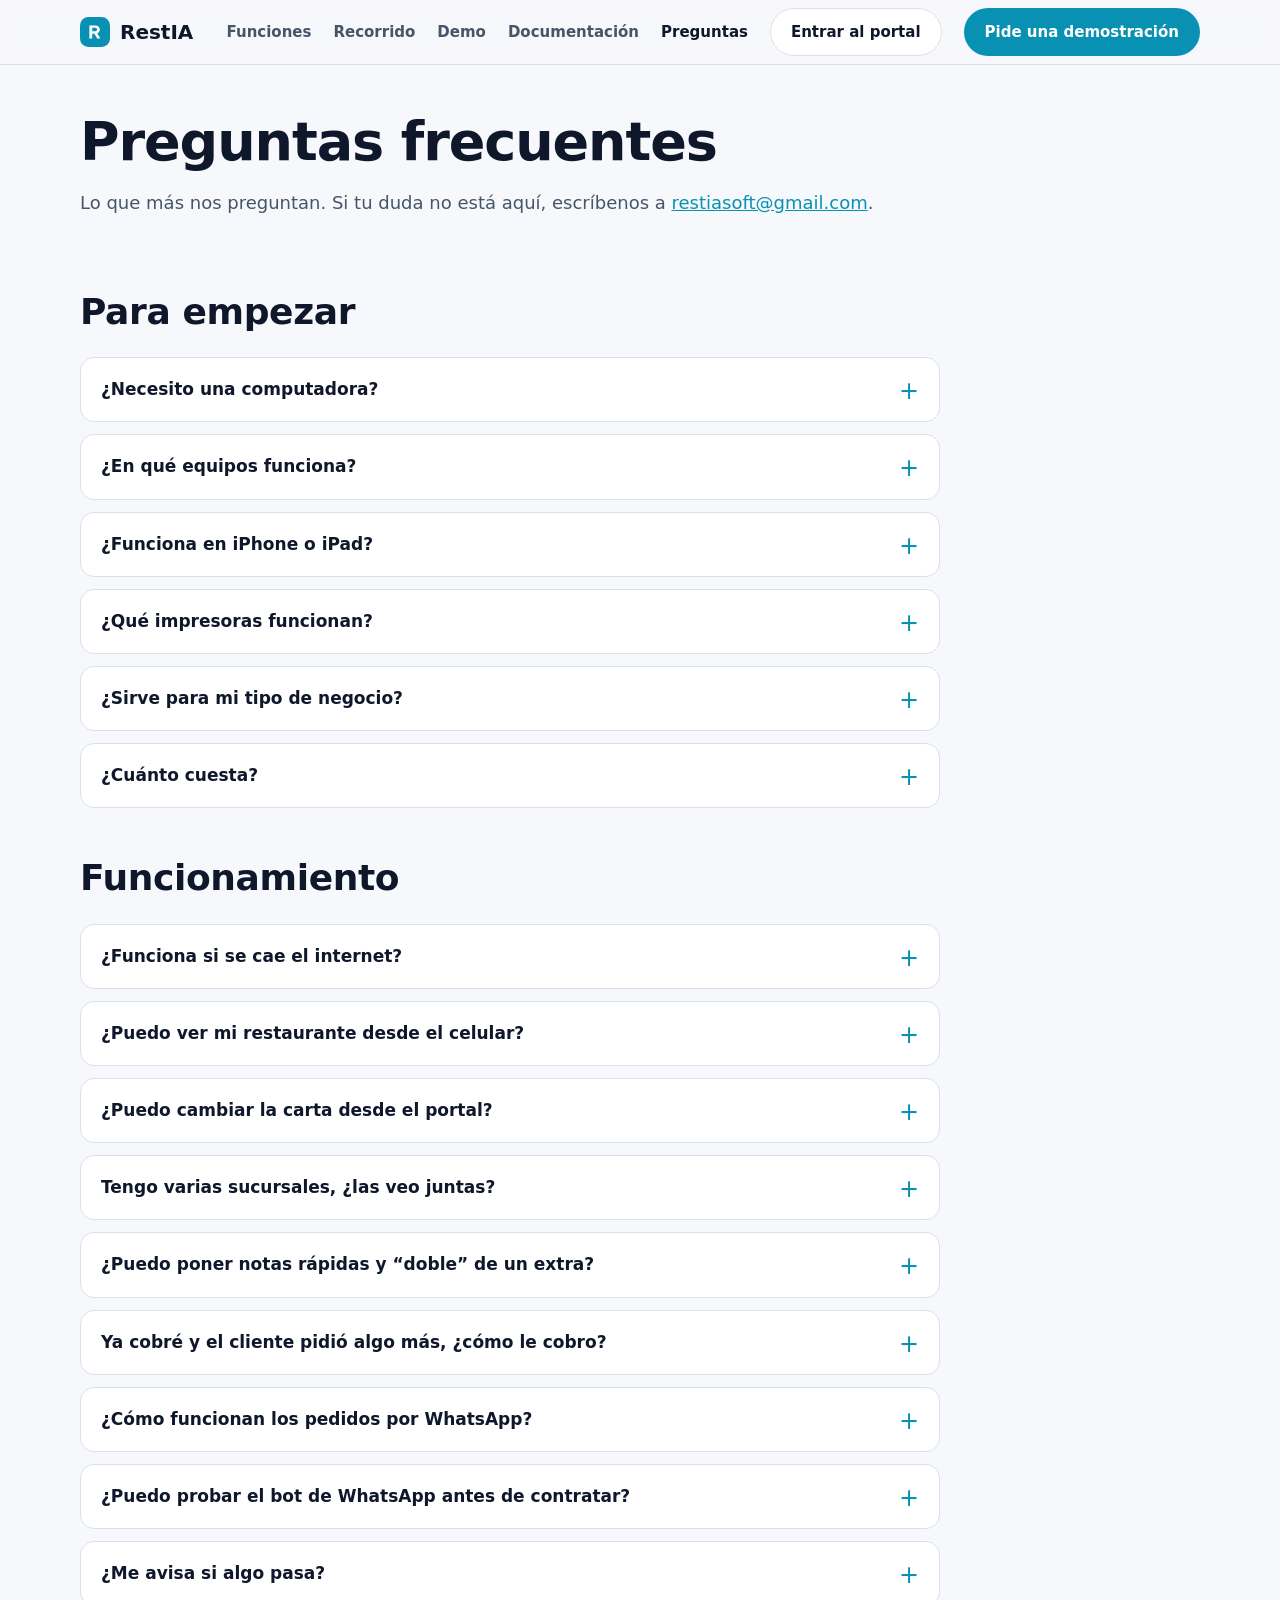
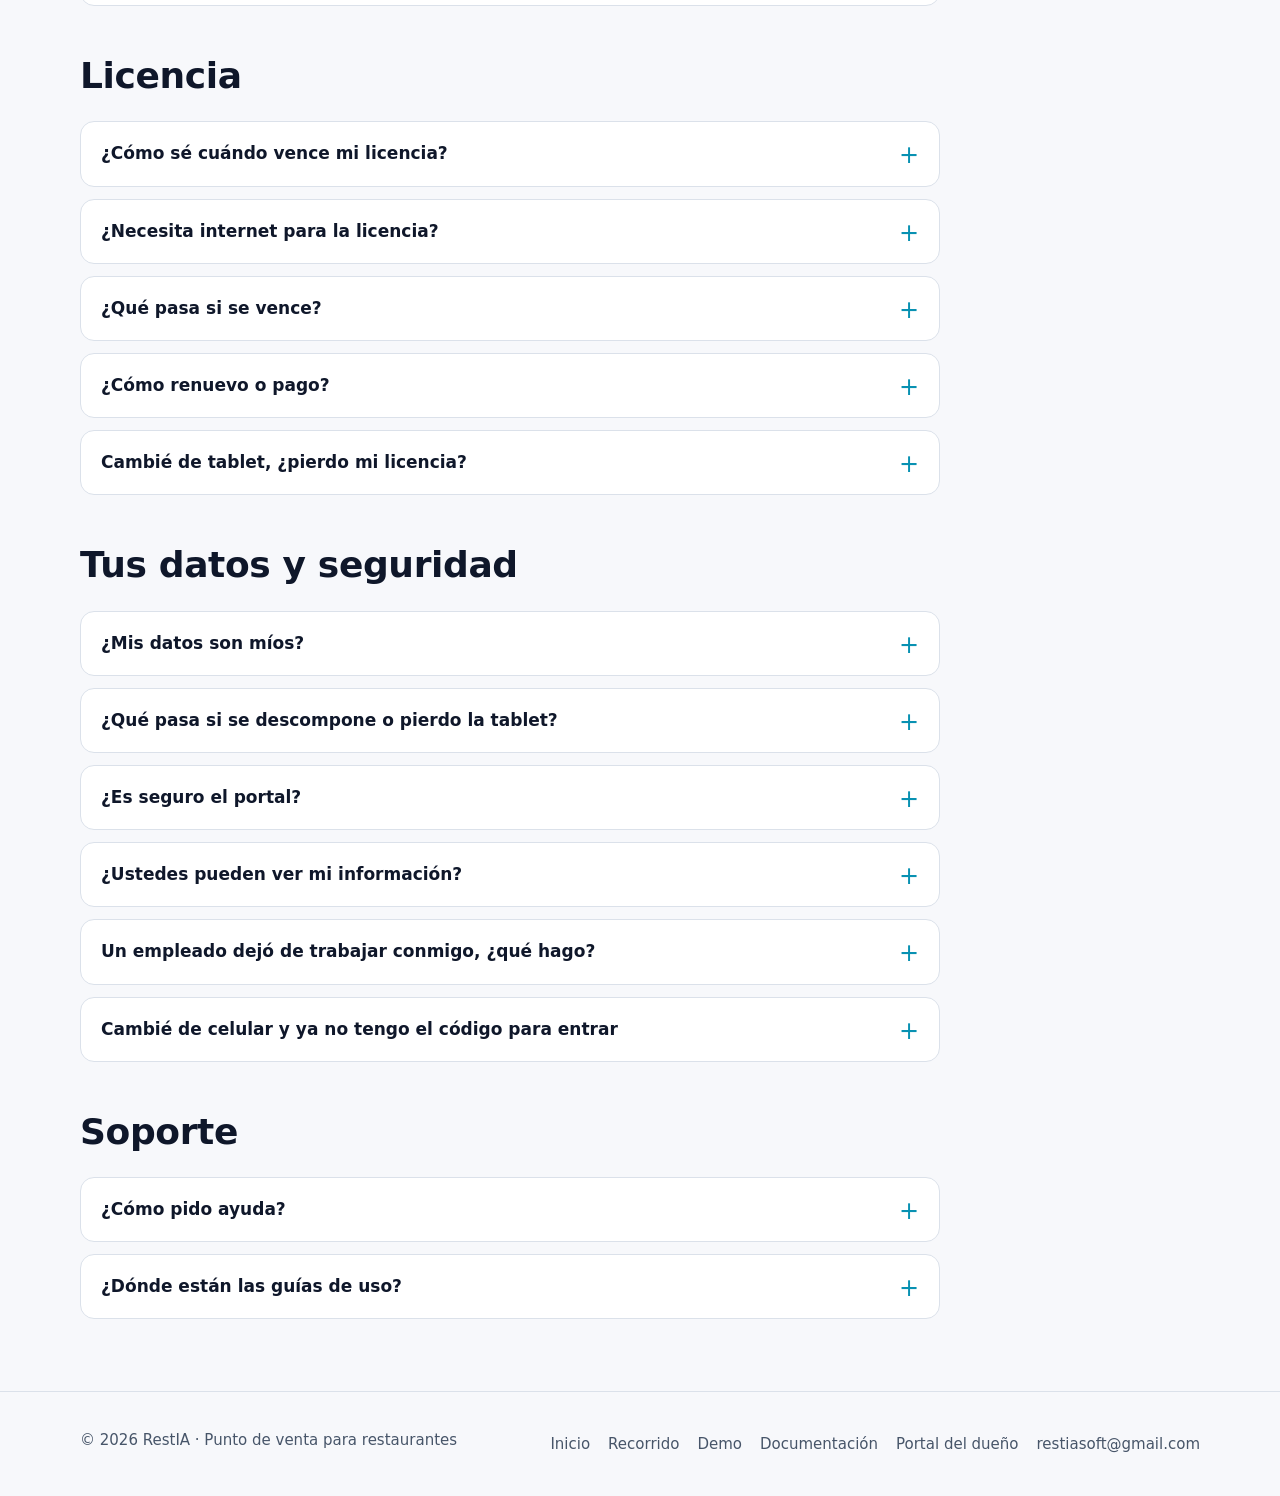
<file: preguntas.html>
<!doctype html>
<html lang="es-MX">
<head>
  <meta charset="utf-8">
  <meta name="viewport" content="width=device-width, initial-scale=1">
  <title>Preguntas frecuentes · RestIA</title>
  <meta name="description" content="Respuestas sobre RestIA: equipos compatibles (Windows y Android), funcionamiento sin internet, seguridad de tus datos, portal del dueño, WhatsApp, impresoras y soporte.">
  <meta name="theme-color" content="#0891b2">
  <link rel="icon" href="/favicon.svg" type="image/svg+xml">
  <link rel="stylesheet" href="/estilos.css?v=20261131">
</head>
<body>
  <a class="saltar" href="#contenido">Saltar al contenido</a>
  <header class="barra" id="cerrar">
    <div class="contenedor">
      <a class="marca" href="/" aria-label="RestIA, inicio">
        <svg viewBox="0 0 32 32" aria-hidden="true"><rect width="32" height="32" rx="9" fill="#0891b2"/><path d="M10 23V9h6.2c3 0 5 1.8 5 4.4 0 2-1.1 3.4-2.9 4l3.4 5.6h-3.3l-3-5.2H13V23zm3-7.7h3c1.4 0 2.2-.7 2.2-1.9s-.8-1.9-2.2-1.9h-3z" fill="#fff"/></svg>
        RestIA
      </a>
      <nav class="menu" aria-label="Principal">
        <a href="/#funciones">Funciones</a>
        <a href="/recorrido">Recorrido</a>
        <a href="/demo">Demo</a>
        <a href="/documentacion">Documentación</a>
        <a href="/preguntas" aria-current="page">Preguntas</a>
        <a class="boton secundario" href="https://app.restia.download/portal/">Entrar al portal</a>
        <a class="boton principal" href="/#contacto">Pide una demostración</a>
      </nav>
      <a class="boton-menu" href="#menu" aria-label="Abrir menú" aria-controls="menu">Menú</a>
      <div class="menu-movil" id="menu">
        <a class="velo" href="#cerrar" aria-label="Cerrar menú" tabindex="-1"></a>
        <nav aria-label="Principal (teléfono)">
          <a class="cerrar" href="#cerrar" aria-label="Cerrar menú">Cerrar ✕</a>
          <a href="/">Inicio</a>
          <a href="/recorrido">Recorrido</a>
          <a href="/demo">Demo interactiva</a>
          <a href="/documentacion">Documentación</a>
          <a href="/preguntas">Preguntas frecuentes</a>
          <a href="https://app.restia.download/portal/">Entrar al portal</a>
          <a href="/#contacto">Pide una demostración</a>
        </nav>
      </div>
    </div>
  </header>

  <main class="pagina" id="contenido">
    <div class="contenedor">
      <h1>Preguntas frecuentes</h1>
      <p class="subtitulo">Lo que más nos preguntan. Si tu duda no está aquí, escríbenos a <a href="mailto:restiasoft@gmail.com">restiasoft@gmail.com</a>.</p>

      <div class="preguntas">
        <h2>Para empezar</h2>
        <details>
          <summary>¿Necesito una computadora?</summary>
          <div><p>No es obligatoria. RestIA funciona en una computadora con Windows o, si no tienes, en una tablet Android que hace de servidor: ahí se guarda todo. Puedes agregar más tablets o teléfonos Android para meseros y cocina, y ver tu negocio desde cualquier navegador.</p></div>
        </details>
        <details>
          <summary>¿En qué equipos funciona?</summary>
          <div><p>En computadoras con Windows y en tablets y teléfonos Android 7.0 o más recientes. Para la caja recomendamos una computadora o una tablet de 10 pulgadas, siempre conectada a la corriente.</p></div>
        </details>
        <details>
          <summary>¿Funciona en iPhone o iPad?</summary>
          <div><p>La app es para Windows y Android. Desde un iPhone, un iPad o cualquier navegador sí puedes entrar al portal del dueño para ver tus ventas, reportes, inventario y carta en vivo.</p></div>
        </details>
        <details>
          <summary>¿Qué impresoras funcionan?</summary>
          <div><p>Impresoras térmicas de tickets ESC/POS conectadas por red (Wi-Fi o cable), de 58 u 80 mm. Antes de comprar una, pregúntanos y te decimos si te sirve.</p></div>
        </details>
        <details>
          <summary>¿Sirve para mi tipo de negocio?</summary>
          <div><p>Está pensado para cafeterías, restaurantes, taquerías y servicio rápido. Tiene mesas, para llevar y a domicilio, y un modo cafetería para cuando se cobra primero. Si tu operación es distinta, cuéntanos y lo revisamos.</p></div>
        </details>
        <details>
          <summary>¿Cuánto cuesta?</summary>
          <div><p>Depende de tu negocio: cuántas tablets, cuántas sucursales y qué funciones necesitas. Escríbenos y te damos una cotización sin compromiso.</p></div>
        </details>

        <h2>Funcionamiento</h2>
        <details>
          <summary>¿Funciona si se cae el internet?</summary>
          <div>
            <p>Sí. Dentro del restaurante sigues tomando pedidos, mandando a cocina, cobrando e imprimiendo, porque todo vive en tu tablet.</p>
            <p>Mientras no haya internet, no podrás ver tu negocio desde el portal ni recibir pedidos por WhatsApp. En cuanto vuelve la conexión, el portal vuelve a mostrar todo al día.</p>
            <p>Solo necesita conectarse al menos una vez al mes para renovar la licencia (lo hace sola); si pasa más tiempo, la app te avisa con días de anticipación.</p>
          </div>
        </details>
        <details>
          <summary>¿Puedo ver mi restaurante desde el celular?</summary>
          <div><p>Sí, en el portal del dueño (<a href="https://app.restia.download/portal/">app.restia.download/portal</a>): ventas en vivo, caja, cortes, reportes, inventario, carta y más. Funciona en el navegador del celular; no hay que instalar nada.</p></div>
        </details>
        <details>
          <summary>¿Puedo cambiar la carta desde el portal?</summary>
          <div><p>Sí: precios, platillos nuevos con foto, extras, recetas y pausar lo que se acabó. Los cambios llegan solos a todas las tablets en segundos.</p></div>
        </details>
        <details>
          <summary>Tengo varias sucursales, ¿las veo juntas?</summary>
          <div><p>Sí. Con una sola cuenta cambias de sucursal sin volver a entrar, y en Reportes puedes compararlas lado a lado en el mismo periodo.</p></div>
        </details>
        <details>
          <summary>¿Puedo poner notas rápidas y “doble” de un extra?</summary>
          <div><p>Sí. En Observaciones del platillo hay botones con lo que más se pide (Sin coco, Sin azúcar, Para llevar…): un toque la pone y otro la quita. Se cambian en Configuración → General.</p><p>En los extras, cada uno tiene − y + hasta 9: “doble crema” se cobra por unidad, se ve como “2×” en la comanda y el ticket, y descuenta el inventario por unidad.</p></div>
        </details>
        <details>
          <summary>Ya cobré y el cliente pidió algo más, ¿cómo le cobro?</summary>
          <div><p>En cafetería no abras otra cuenta: entra a la misma mesa y agrega lo que pida. La app avisa “Comanda ya cobrada” y al cobrar te pide solo la diferencia; el movimiento queda en Caja como “Complemento mesa N” y el turno lo cuenta una vez.</p><p>No se pueden quitar artículos por debajo de lo ya cobrado: eso se ajusta en Caja.</p></div>
        </details>
        <details>
          <summary>¿Cómo funcionan los pedidos por WhatsApp?</summary>
          <div>
            <p>Tus clientes escriben a tu WhatsApp y el bot toma el pedido con tu carta y tus precios; el pedido llega a la tablet como cualquier otro.</p>
            <p>Cada restaurante usa su propio número y lo vincula desde la app: Configuración → WhatsApp → Mostrar QR, y lo escaneas con el celular del negocio como en WhatsApp Web. Ahí mismo ves si está conectado, lo reinicias o lo desvinculas, y ajustas el horario, el pedido mínimo, las formas de pago y la bienvenida del bot.</p>
          </div>
        </details>
        <details>
          <summary>¿Puedo probar el bot de WhatsApp antes de contratar?</summary>
          <div>
            <p>Sí. En la <a href="/demo#whatsapp">demo interactiva</a> hay una conversación de ejemplo y puedes escribir de verdad al número de pruebas <a href="https://wa.me/5215644456060?text=Hola%2C%20quiero%20hacer%20un%20pedido%20de%20prueba" target="_blank" rel="noopener noreferrer">+52 1 56 4445 6060</a>: el bot te muestra la carta, arma el pedido y te lo confirma como a un cliente.</p>
            <p>Es un número de pruebas: los pedidos no se cobran ni se entregan. El día que contratas, el bot usa el WhatsApp de tu restaurante y tu carta real.</p>
          </div>
        </details>
        <details>
          <summary>¿Me avisa si algo pasa?</summary>
          <div><p>Si lo activas en el portal (Cuenta → Avisos), te llega por WhatsApp el resumen del día, un aviso si una caja cerró con diferencia, los insumos que se acaban y los pedidos a proveedores que no han llegado.</p></div>
        </details>

        <h2>Licencia</h2>
        <details>
          <summary>¿Cómo sé cuándo vence mi licencia?</summary>
          <div><p>En la app, en Configuración → Licencia: ahí ves si está activa, la fecha de vencimiento y los días que le quedan. Además, la app te avisa con 15 días de anticipación.</p></div>
        </details>
        <details>
          <summary>¿Necesita internet para la licencia?</summary>
          <div><p>Una vez al mes, como mínimo. La licencia se renueva sola cada vez que la tablet se conecta; si pasa un mes sin conexión, la app avisa y luego tienes 7 días de gracia para conectarla. En la pantalla de Licencia ves la última vez que se verificó.</p></div>
        </details>
        <details>
          <summary>¿Qué pasa si se vence?</summary>
          <div>
            <p>Tienes 7 días de gracia: el restaurante sigue funcionando con normalidad y todo el equipo ve un aviso en rojo para que nos contactes.</p>
            <p>Si pasan esos 7 días sin renovar, el sistema se pone en pausa y muestra cómo contactarnos. Tus datos no se pierden: al renovar, todo sigue donde estaba.</p>
          </div>
        </details>
        <details>
          <summary>¿Cómo renuevo o pago?</summary>
          <div><p>Desde Configuración → Licencia toca WhatsApp o correo: el mensaje ya lleva el código de tu equipo. Cuando registramos el pago, la licencia se renueva sola en tu tablet en unos minutos.</p></div>
        </details>
        <details>
          <summary>Cambié de tablet, ¿pierdo mi licencia?</summary>
          <div><p>No. La licencia está ligada al equipo, pero la pasamos a tu tablet nueva. Escríbenos con el código que aparece en Configuración → Licencia.</p></div>
        </details>

        <h2>Tus datos y seguridad</h2>
        <details>
          <summary>¿Mis datos son míos?</summary>
          <div><p>Sí. Viven en tu tablet y puedes descargar tus reportes y tus tickets en Excel cuando quieras.</p></div>
        </details>
        <details>
          <summary>¿Qué pasa si se descompone o pierdo la tablet?</summary>
          <div><p>La tablet se respalda sola varias veces al día y el respaldo se guarda fuera del local. Se instala la app en una tablet nueva y se recupera tu información desde el último respaldo.</p></div>
        </details>
        <details>
          <summary>¿Es seguro el portal?</summary>
          <div>
            <p>Para entrar se necesitan tu contraseña y un código de 6 dígitos de tu app de autenticación (doble factor), y toda la comunicación va cifrada. Si alguien intenta adivinar la contraseña, el acceso se bloquea un rato.</p>
            <p>Además, desde el portal no se puede cobrar, cancelar ventas ni borrar nada.</p>
          </div>
        </details>
        <details>
          <summary>¿Ustedes pueden ver mi información?</summary>
          <div><p>Solo para darte soporte, y en modo solo lectura: dura 30 minutos, no permite cambiar nada y queda registrado.</p></div>
        </details>
        <details>
          <summary>Un empleado dejó de trabajar conmigo, ¿qué hago?</summary>
          <div><p>Dalo de baja en la tablet o en el portal (Equipo). Su PIN y su sesión dejan de funcionar al momento.</p></div>
        </details>
        <details>
          <summary>Cambié de celular y ya no tengo el código para entrar</summary>
          <div><p>Escríbenos. Reiniciamos tu acceso: te damos una contraseña temporal y un QR nuevo para tu app de autenticación.</p></div>
        </details>

        <h2>Soporte</h2>
        <details>
          <summary>¿Cómo pido ayuda?</summary>
          <div><p>Escríbenos a <a href="mailto:restiasoft@gmail.com">restiasoft@gmail.com</a> con el nombre de tu restaurante y lo que pasa. Si puedes, manda una foto de la pantalla.</p></div>
        </details>
        <details>
          <summary>¿Dónde están las guías de uso?</summary>
          <div><p>En la <a href="/documentacion">documentación</a>: primeros pasos, pedidos y cobro, carta, inventario, reportes, portal, WhatsApp, respaldos e impresoras.</p></div>
        </details>
      </div>
    </div>
  </main>

  <footer>
    <div class="contenedor">
      <span>© 2026 RestIA · Punto de venta para restaurantes</span>
      <nav aria-label="Pie de página">
        <a href="/">Inicio</a>
        <a href="/recorrido">Recorrido</a>
        <a href="/demo">Demo</a>
        <a href="/documentacion">Documentación</a>
        <a href="https://app.restia.download/portal/">Portal del dueño</a>
        <a href="mailto:restiasoft@gmail.com">restiasoft@gmail.com</a>
      </nav>
    </div>
  </footer>
</body>
</html>
</file>
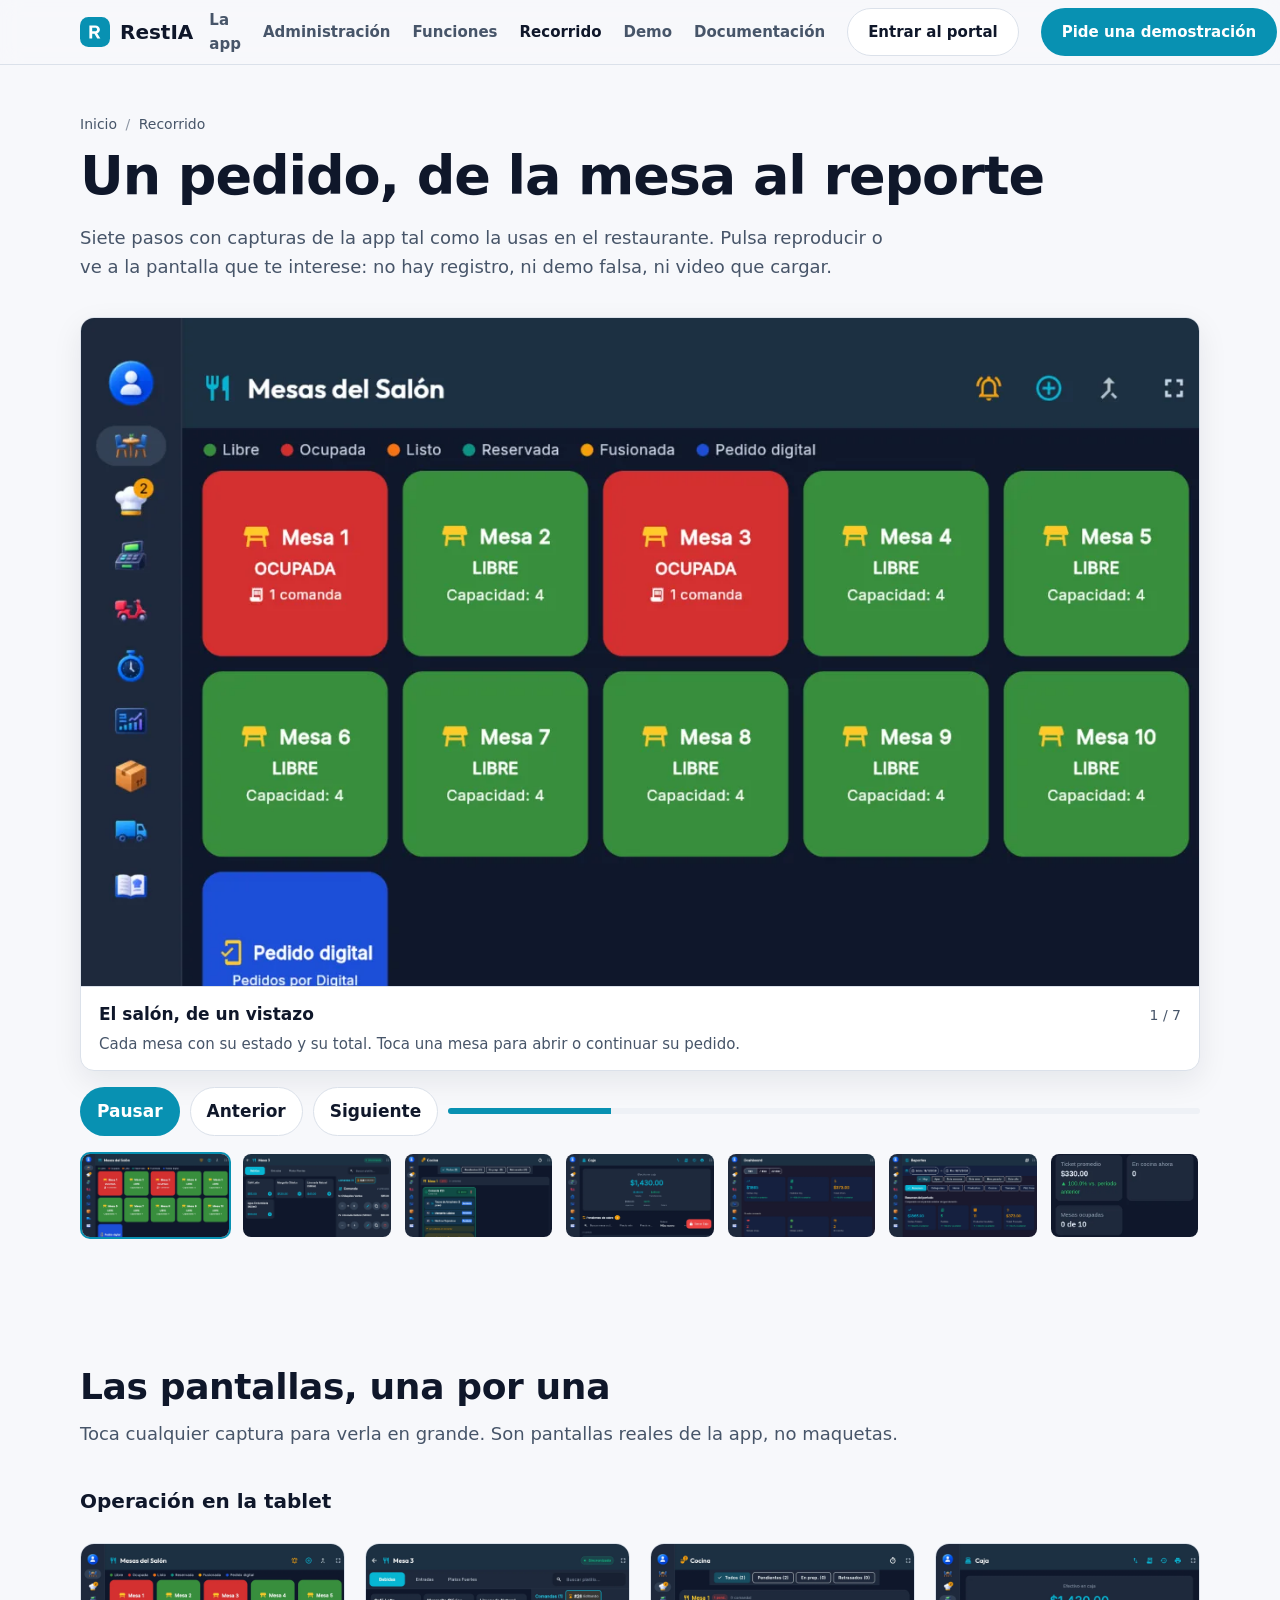
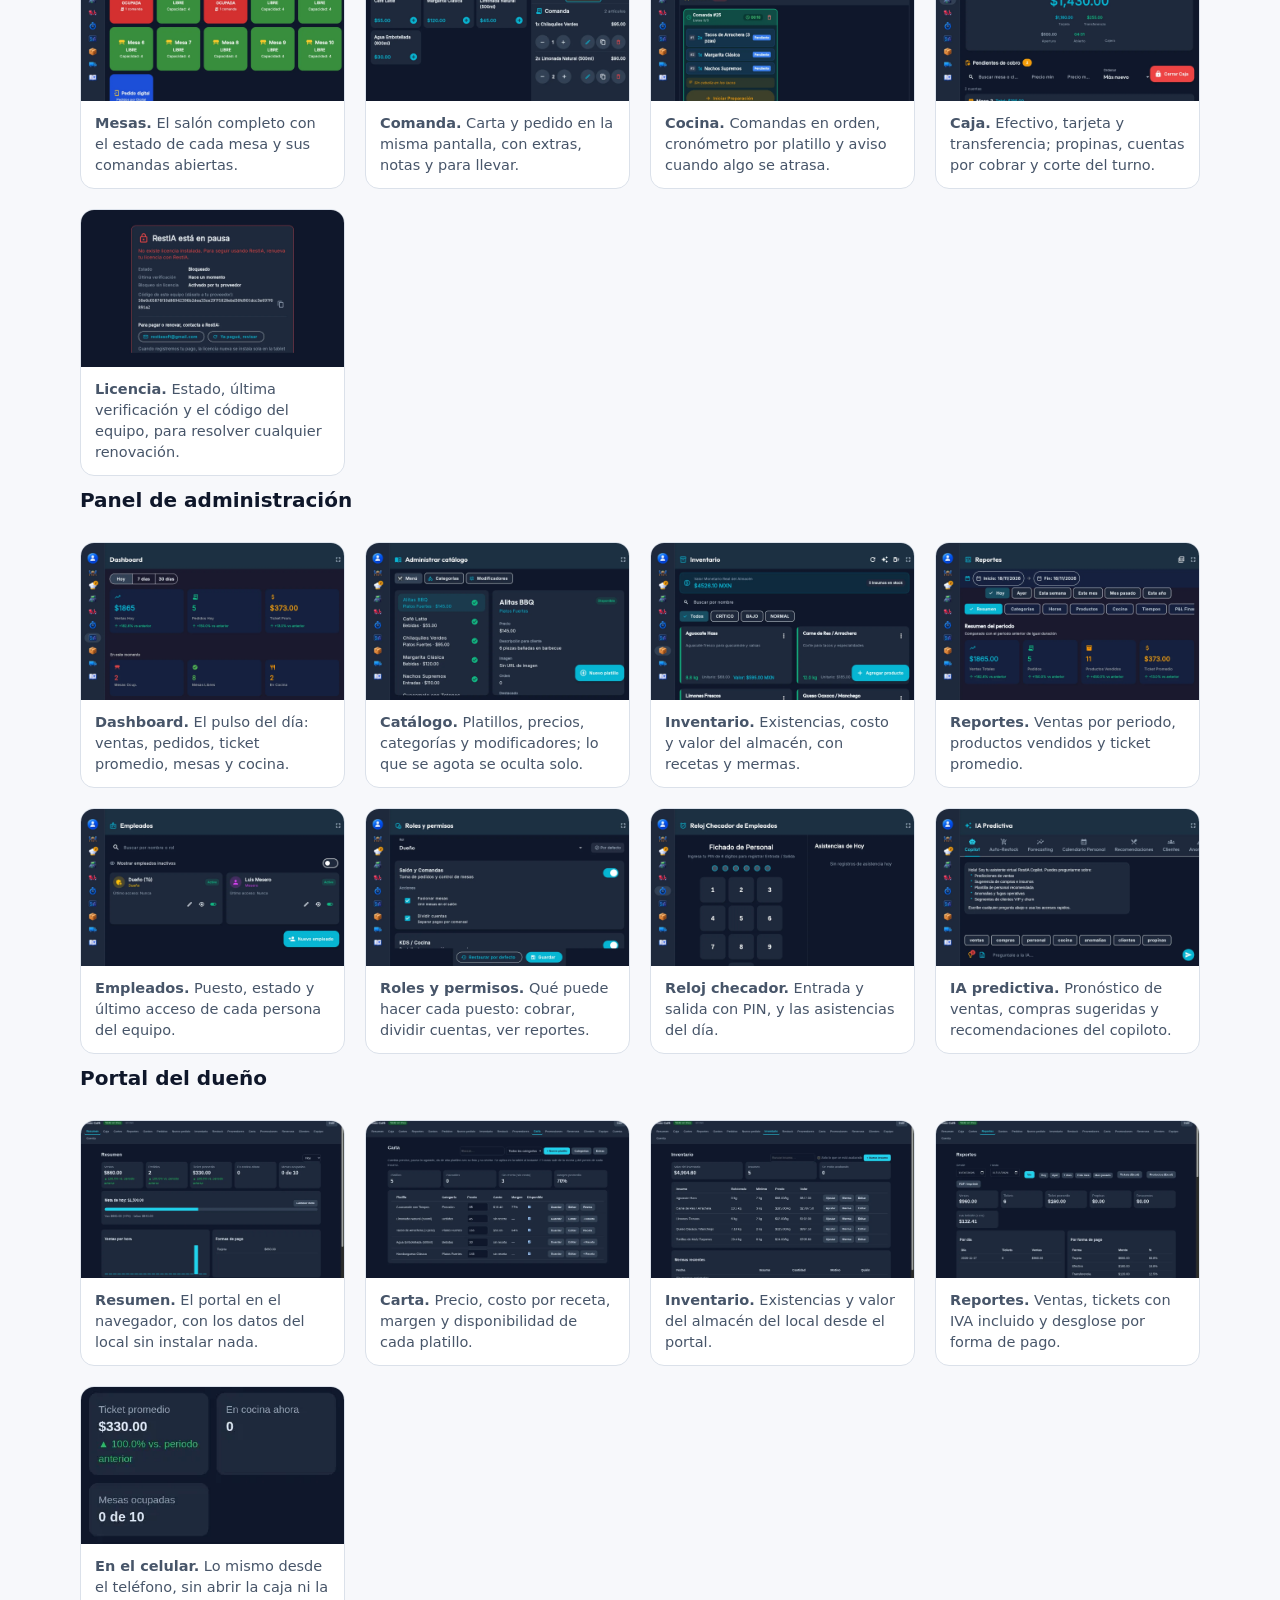
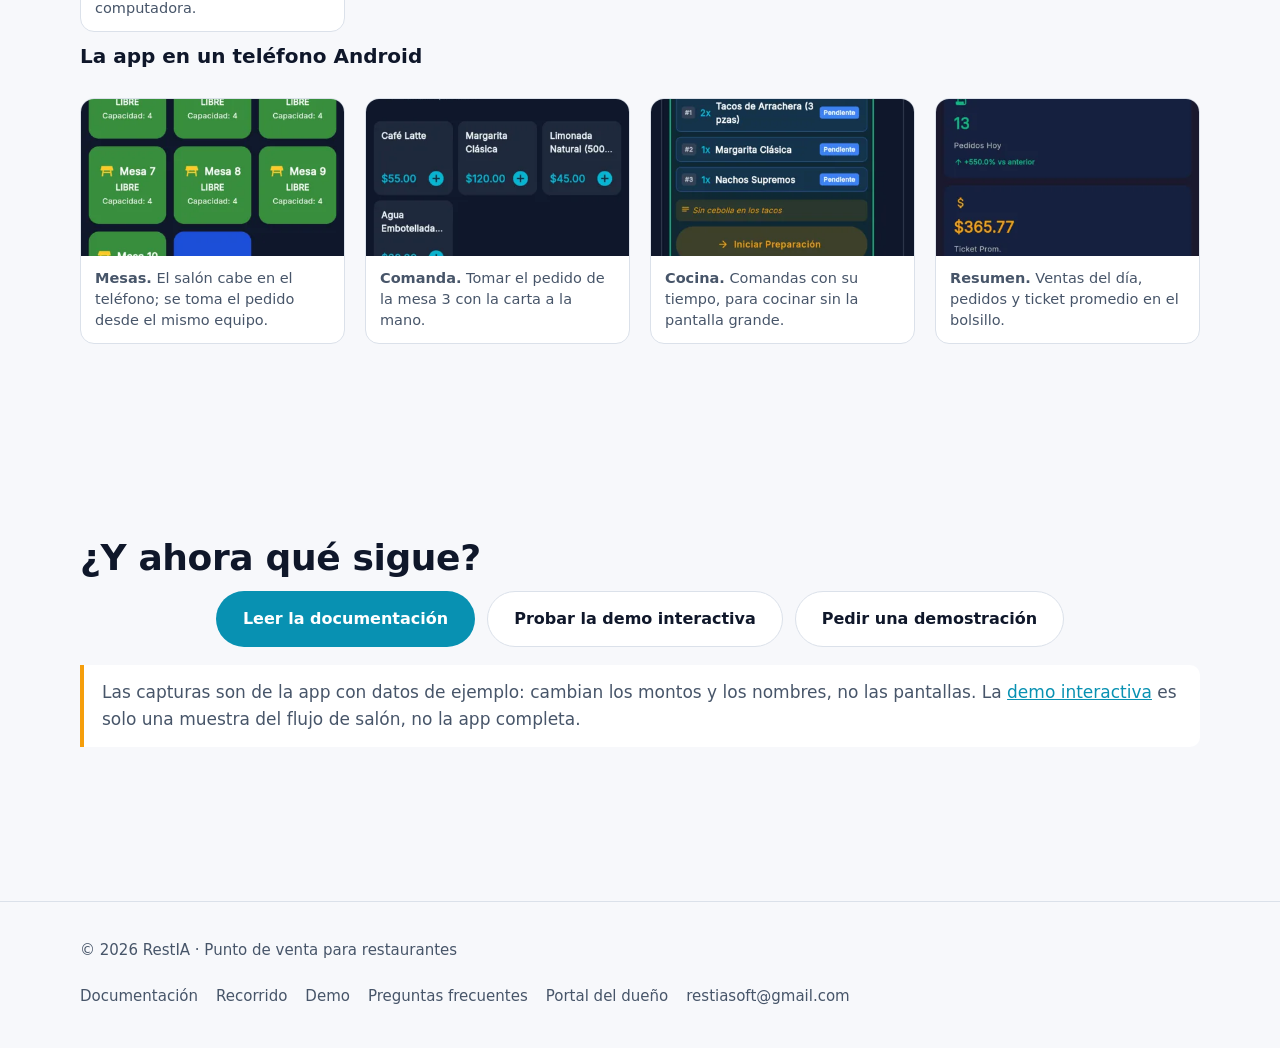
<file: recorrido.html>
<!doctype html>
<html lang="es-MX">
<head>
  <meta charset="utf-8">
  <meta name="viewport" content="width=device-width, initial-scale=1">
  <title>Recorrido por RestIA · capturas reales de la app</title>
  <meta name="description" content="Recorrido por RestIA con capturas reales: mesas, comanda, cocina, cobro, panel de administración y portal del dueño. Sin registro y sin descargar nada.">
  <link rel="canonical" href="https://restia.download/recorrido">
  <meta name="theme-color" content="#0b1120">
  <meta property="og:title" content="Recorrido por RestIA">
  <meta property="og:description" content="Así se ve un pedido completo: mesas, comanda, cocina, cobro y los reportes del dueño.">
  <meta property="og:image" content="https://restia.download/img/app-mesas.webp">
  <meta property="og:type" content="website">
  <link rel="icon" href="/favicon.svg" type="image/svg+xml">
  <link rel="stylesheet" href="/estilos.css?v=20261131">
</head>
<body>
  <a class="saltar" href="#contenido">Saltar al contenido</a>
  <header class="barra" id="cerrar">
    <div class="contenedor">
      <a class="marca" href="/" aria-label="RestIA, inicio">
        <svg viewBox="0 0 32 32" aria-hidden="true"><rect width="32" height="32" rx="9" fill="#0891b2"/><path d="M10 23V9h6.2c3 0 5 1.8 5 4.4 0 2-1.1 3.4-2.9 4l3.4 5.6h-3.3l-3-5.2H13V23zm3-7.7h3c1.4 0 2.2-.7 2.2-1.9s-.8-1.9-2.2-1.9h-3z" fill="#fff"/></svg>
        RestIA
      </a>
      <nav class="menu" aria-label="Principal">
        <a href="/#la-app">La app</a>
        <a href="/#panel">Administración</a>
        <a href="/#funciones">Funciones</a>
        <a href="/recorrido" aria-current="page">Recorrido</a>
        <a href="/demo">Demo</a>
        <a href="/documentacion">Documentación</a>
        <a class="boton secundario" href="https://app.restia.download/portal/">Entrar al portal</a>
        <a class="boton principal" href="/#contacto">Pide una demostración</a>
      </nav>
      <a class="boton-menu" href="#menu" aria-label="Abrir menú" aria-controls="menu">Menú</a>
      <div class="menu-movil" id="menu">
        <a class="velo" href="#cerrar" aria-label="Cerrar menú" tabindex="-1"></a>
        <nav aria-label="Principal (teléfono)">
          <a class="cerrar" href="#cerrar" aria-label="Cerrar menú">Cerrar ✕</a>
          <a href="/">Inicio</a>
          <a href="/#la-app">La app</a>
          <a href="/#panel">Panel de administración</a>
          <a href="/recorrido">Recorrido</a>
          <a href="/demo">Demo interactiva</a>
          <a href="/documentacion">Documentación</a>
          <a href="/preguntas">Preguntas frecuentes</a>
          <a href="https://app.restia.download/portal/">Entrar al portal</a>
          <a href="/#contacto">Pide una demostración</a>
        </nav>
      </div>
    </div>
  </header>

  <main class="pagina" id="contenido">
    <div class="contenedor">
      <p class="migaja"><a href="/">Inicio</a> <span aria-hidden="true">/</span> Recorrido</p>
      <h1>Un pedido, de la mesa al reporte</h1>
      <p class="subtitulo">Siete pasos con capturas de la app tal como la usas en el restaurante. Pulsa reproducir o ve a la pantalla que te interese: no hay registro, ni demo falsa, ni video que cargar.</p>

      <div class="recorrido" data-tour aria-label="Recorrido guiado por las pantallas de RestIA">
        <div class="tour-marco">
          <div class="tour-pantalla">
            <img src="/img/app-mesas.webp" width="1280" height="764" alt="Mesas del salón: libres en verde y ocupadas en rojo">
          </div>
          <div class="tour-pie">
            <div>
              <h3 class="tour-titulo">El salón, de un vistazo</h3>
              <p class="tour-texto">Mesas libres y ocupadas, con el total y las comandas abiertas.</p>
            </div>
            <span class="tour-contador">1 / 7</span>
          </div>
        </div>
        <div class="tour-controles">
          <button type="button" class="principal" data-play aria-pressed="false">Reproducir</button>
          <button type="button" data-antes>Anterior</button>
          <button type="button" data-despues>Siguiente</button>
          <div class="barra-progreso" aria-hidden="true"><i></i></div>
        </div>
        <div class="miniaturas" aria-label="Ir a un paso">
          <button type="button" data-ir="0" aria-current="true"><img src="/img/app-mesas.webp" alt="Paso 1: mesas del salón" width="160" height="90" loading="lazy"></button>
          <button type="button" data-ir="1"><img src="/img/app-comanda.webp" alt="Paso 2: tomar el pedido" width="160" height="90" loading="lazy"></button>
          <button type="button" data-ir="2"><img src="/img/app-cocina.webp" alt="Paso 3: cocina" width="160" height="90" loading="lazy"></button>
          <button type="button" data-ir="3"><img src="/img/app-caja.webp" alt="Paso 4: cobrar" width="160" height="90" loading="lazy"></button>
          <button type="button" data-ir="4"><img src="/img/admin-dashboard.webp" alt="Paso 5: dashboard" width="160" height="90" loading="lazy"></button>
          <button type="button" data-ir="5"><img src="/img/admin-reportes.webp" alt="Paso 6: reportes" width="160" height="90" loading="lazy"></button>
          <button type="button" data-ir="6"><img src="/img/portal-movil.webp" alt="Paso 7: el portal en el celular" width="160" height="90" loading="lazy"></button>
        </div>
        <script type="application/json" id="tour-pasos">
[
  {"img":"/img/app-mesas.webp","titulo":"El salón, de un vistazo","texto":"Cada mesa con su estado y su total. Toca una mesa para abrir o continuar su pedido.","alt":"Mesas del salón: libres en verde y ocupadas en rojo"},
  {"img":"/img/app-comanda.webp","titulo":"Tomar el pedido","texto":"La carta por categorías a la izquierda y la comanda a la derecha: cantidades, extras, notas y para llevar.","alt":"Tomar un pedido: carta por categorías a la izquierda y la comanda a la derecha"},
  {"img":"/img/app-cocina.webp","titulo":"La cocina sabe qué sigue","texto":"Cada comanda con su cronómetro y cada platillo con su estado. Lo que se atrasa se marca en rojo.","alt":"Cocina: comandas por mesa, cada platillo con su estado y el tiempo de espera"},
  {"img":"/img/app-caja.webp","titulo":"Cobrar y cerrar","texto":"Efectivo, tarjeta o transferencia, propina y división de cuenta. El turno de caja queda cuadrado al final.","alt":"Caja: efectivo en caja, ventas con tarjeta y transferencia, y las cuentas por cobrar"},
  {"img":"/img/admin-dashboard.webp","titulo":"El día en números","texto":"Ventas de hoy, pedidos, ticket promedio, mesas ocupadas y comandas en cocina, en una sola pantalla.","alt":"Dashboard: ventas de hoy, pedidos, ticket promedio, mesas ocupadas y comandas en cocina"},
  {"img":"/img/admin-reportes.webp","titulo":"Reportes del periodo","texto":"Ventas, productos más vendidos y ticket promedio por día, semana o mes; se exporta y se compara.","alt":"Reportes: resumen del periodo con ventas, pedidos, productos vendidos y ticket promedio"},
  {"img":"/img/portal-movil.webp","titulo":"Tu negocio en el celular","texto":"El portal del dueño muestra lo mismo desde fuera del restaurante: ventas del día, carta, inventario y reportes.","alt":"Las ventas del día en el celular del dueño"}
]
        </script>
      </div>

      <section class="seccion" aria-labelledby="galeria-titulo">
        <h2 id="galeria-titulo">Las pantallas, una por una</h2>
        <p class="subtitulo">Toca cualquier captura para verla en grande. Son pantallas reales de la app, no maquetas.</p>

        <h3>Operación en la tablet</h3>
        <div class="capturas">
          <figure class="captura" data-zoom>
            <img src="/img/app-mesas.webp" width="1280" height="764" alt="Mesas del salón: libres en verde, ocupadas en rojo, con sus comandas" loading="lazy">
            <figcaption><b>Mesas.</b> El salón completo con el estado de cada mesa y sus comandas abiertas.</figcaption>
          </figure>
          <figure class="captura" data-zoom>
            <img src="/img/app-comanda.webp" width="1280" height="764" alt="Tomar un pedido: carta por categorías a la izquierda, la comanda a la derecha" loading="lazy">
            <figcaption><b>Comanda.</b> Carta y pedido en la misma pantalla, con extras, notas y para llevar.</figcaption>
          </figure>
          <figure class="captura" data-zoom>
            <img src="/img/app-cocina.webp" width="1280" height="764" alt="Cocina: comandas por mesa, cada platillo con su estado y el tiempo de espera" loading="lazy">
            <figcaption><b>Cocina.</b> Comandas en orden, cronómetro por platillo y aviso cuando algo se atrasa.</figcaption>
          </figure>
          <figure class="captura" data-zoom>
            <img src="/img/app-caja.webp" width="1280" height="764" alt="Caja: efectivo en caja, ventas con tarjeta y transferencia, y las cuentas por cobrar" loading="lazy">
            <figcaption><b>Caja.</b> Efectivo, tarjeta y transferencia; propinas, cuentas por cobrar y corte del turno.</figcaption>
          </figure>
          <figure class="captura" data-zoom>
            <img src="/img/app-licencia.webp" width="1280" height="764" alt="Pantalla de licencia de la app: estado, última verificación, código del equipo y cómo contactarnos" loading="lazy">
            <figcaption><b>Licencia.</b> Estado, última verificación y el código del equipo, para resolver cualquier renovación.</figcaption>
          </figure>
        </div>

        <h3>Panel de administración</h3>
        <div class="capturas">
          <figure class="captura" data-zoom>
            <img src="/img/admin-dashboard.webp" width="1280" height="764" alt="Dashboard: ventas de hoy, pedidos, ticket promedio, mesas ocupadas y comandas en cocina" loading="lazy">
            <figcaption><b>Dashboard.</b> El pulso del día: ventas, pedidos, ticket promedio, mesas y cocina.</figcaption>
          </figure>
          <figure class="captura" data-zoom>
            <img src="/img/admin-catalogo.webp" width="1280" height="764" alt="Catálogo: platillos con su precio y disponibilidad, categorías y modificadores" loading="lazy">
            <figcaption><b>Catálogo.</b> Platillos, precios, categorías y modificadores; lo que se agota se oculta solo.</figcaption>
          </figure>
          <figure class="captura" data-zoom>
            <img src="/img/admin-inventario.webp" width="1280" height="764" alt="Inventario: valor del almacén, insumos con su existencia, precio y valor" loading="lazy">
            <figcaption><b>Inventario.</b> Existencias, costo y valor del almacén, con recetas y mermas.</figcaption>
          </figure>
          <figure class="captura" data-zoom>
            <img src="/img/admin-reportes.webp" width="1280" height="764" alt="Reportes: resumen del periodo con ventas, pedidos, productos vendidos y ticket promedio" loading="lazy">
            <figcaption><b>Reportes.</b> Ventas por periodo, productos vendidos y ticket promedio.</figcaption>
          </figure>
          <figure class="captura" data-zoom>
            <img src="/img/admin-empleados.webp" width="1280" height="764" alt="Empleados: cada uno con su puesto, si está activo y su último acceso" loading="lazy">
            <figcaption><b>Empleados.</b> Puesto, estado y último acceso de cada persona del equipo.</figcaption>
          </figure>
          <figure class="captura" data-zoom>
            <img src="/img/admin-roles.webp" width="1280" height="764" alt="Roles y permisos: qué puede hacer cada puesto, por ejemplo juntar mesas o dividir cuentas" loading="lazy">
            <figcaption><b>Roles y permisos.</b> Qué puede hacer cada puesto: cobrar, dividir cuentas, ver reportes.</figcaption>
          </figure>
          <figure class="captura" data-zoom>
            <img src="/img/admin-reloj.webp" width="1280" height="764" alt="Reloj checador: cada empleado registra su entrada y salida con su PIN" loading="lazy">
            <figcaption><b>Reloj checador.</b> Entrada y salida con PIN, y las asistencias del día.</figcaption>
          </figure>
          <figure class="captura" data-zoom>
            <img src="/img/admin-ia.webp" width="1280" height="764" alt="IA predictiva: copiloto con predicciones de ventas, compras sugeridas y recomendaciones" loading="lazy">
            <figcaption><b>IA predictiva.</b> Pronóstico de ventas, compras sugeridas y recomendaciones del copiloto.</figcaption>
          </figure>
        </div>

        <h3>Portal del dueño</h3>
        <div class="capturas">
          <figure class="captura" data-zoom>
            <img src="/img/portal-resumen.webp" width="1280" height="800" alt="Resumen del portal del dueño en el navegador" loading="lazy">
            <figcaption><b>Resumen.</b> El portal en el navegador, con los datos del local sin instalar nada.</figcaption>
          </figure>
          <figure class="captura" data-zoom>
            <img src="/img/portal-carta.webp" width="1280" height="800" alt="Carta del portal: precios, costo por receta, margen y disponibilidad de cada platillo" loading="lazy">
            <figcaption><b>Carta.</b> Precio, costo por receta, margen y disponibilidad de cada platillo.</figcaption>
          </figure>
          <figure class="captura" data-zoom>
            <img src="/img/portal-inventario.webp" width="1280" height="800" alt="Inventario en el portal del dueño" loading="lazy">
            <figcaption><b>Inventario.</b> Existencias y valor del almacén del local desde el portal.</figcaption>
          </figure>
          <figure class="captura" data-zoom>
            <img src="/img/portal-reportes.webp" width="1280" height="800" alt="Reportes del portal: ventas, tickets, IVA incluido y ventas por forma de pago" loading="lazy">
            <figcaption><b>Reportes.</b> Ventas, tickets con IVA incluido y desglose por forma de pago.</figcaption>
          </figure>
          <figure class="captura" data-zoom>
            <img src="/img/portal-movil.webp" width="390" height="844" alt="Las ventas del día en el celular del dueño" loading="lazy">
            <figcaption><b>En el celular.</b> Lo mismo desde el teléfono, sin abrir la caja ni la computadora.</figcaption>
          </figure>
        </div>

        <h3>La app en un teléfono Android</h3>
        <div class="capturas">
          <figure class="captura" data-zoom>
            <img src="/img/cel-mesas.webp" width="412" height="915" alt="La app en un teléfono Android: mesas del salón, ocupadas en rojo y libres en verde" loading="lazy">
            <figcaption><b>Mesas.</b> El salón cabe en el teléfono; se toma el pedido desde el mismo equipo.</figcaption>
          </figure>
          <figure class="captura" data-zoom>
            <img src="/img/cel-comanda.webp" width="412" height="915" alt="Teléfono: tomar el pedido de la mesa 3" loading="lazy">
            <figcaption><b>Comanda.</b> Tomar el pedido de la mesa 3 con la carta a la mano.</figcaption>
          </figure>
          <figure class="captura" data-zoom>
            <img src="/img/cel-cocina.webp" width="412" height="915" alt="Teléfono: comandas en cocina con su tiempo" loading="lazy">
            <figcaption><b>Cocina.</b> Comandas con su tiempo, para cocinar sin la pantalla grande.</figcaption>
          </figure>
          <figure class="captura" data-zoom>
            <img src="/img/cel-dashboard.webp" width="412" height="915" alt="Teléfono: ventas del día, pedidos y ticket promedio" loading="lazy">
            <figcaption><b>Resumen.</b> Ventas del día, pedidos y ticket promedio en el bolsillo.</figcaption>
          </figure>
        </div>
      </section>

      <section class="seccion" aria-labelledby="siguiente">
        <h2 id="siguiente">¿Y ahora qué sigue?</h2>
        <div class="acciones centro">
          <a class="boton principal grande" href="/documentacion">Leer la documentación</a> <a class="boton secundario grande" href="/demo">Probar la demo interactiva</a>
          <a class="boton secundario grande" href="/#contacto">Pedir una demostración</a>
        </div>
        <p class="nota">Las capturas son de la app con datos de ejemplo: cambian los montos y los nombres, no las pantallas. La <a href="/demo">demo interactiva</a> es solo una muestra del flujo de salón, no la app completa.</p>
      </section>
    </div>
  </main>

  <footer>
    <div class="contenedor">
      <span>© 2026 RestIA · Punto de venta para restaurantes</span>
      <nav aria-label="Pie de página">
        <a href="/documentacion">Documentación</a>
        <a href="/recorrido">Recorrido</a>
        <a href="/demo">Demo</a>
        <a href="/preguntas">Preguntas frecuentes</a>
        <a href="https://app.restia.download/portal/">Portal del dueño</a>
        <a href="mailto:restiasoft@gmail.com">restiasoft@gmail.com</a>
      </nav>
    </div>
  </footer>
  <script src="/galeria.js?v=20261124" defer></script>
  <script src="/recorrido.js?v=20261124" defer></script>
</body>
</html>
</file>
<file: estilos.css>
/* RestIA · sitio público. Sin JavaScript ni fuentes externas. */
:root {
  --fondo: #f7f8fb;
  --superficie: #ffffff;
  --superficie-2: #eef1f6;
  --texto: #0f172a;
  --tenue: #475569;
  --borde: #dbe1ea;
  --acento: #0891b2;
  --acento-texto: #ffffff;
  --acento-suave: #cffafe;
  --calido: #f59e0b;
  --ok: #16a34a;
  --sombra: 0 10px 30px rgba(15, 23, 42, 0.08);
  --radio: 14px;
  color-scheme: light;
}
@media (prefers-color-scheme: dark) {
  :root {
    --fondo: #0b1120;
    --superficie: #131c2e;
    --superficie-2: #1b2640;
    --texto: #e2e8f0;
    --tenue: #9aa7bd;
    --borde: #26334d;
    --acento: #22d3ee;
    --acento-texto: #06202a;
    --acento-suave: #0e3a47;
    --sombra: 0 10px 30px rgba(0, 0, 0, 0.35);
    color-scheme: dark;
  }
}

* { box-sizing: border-box; }
html { scroll-behavior: smooth; }
body {
  margin: 0;
  background: var(--fondo);
  color: var(--texto);
  font: 17px/1.6 system-ui, -apple-system, "Segoe UI", Roboto, "Helvetica Neue", Arial, sans-serif;
  -webkit-font-smoothing: antialiased;
}
img { max-width: 100%; height: auto; display: block; }
a { color: var(--acento); }
a:hover { text-decoration-thickness: 2px; }
:focus-visible { outline: 3px solid var(--calido); outline-offset: 2px; border-radius: 6px; }

.contenedor { width: min(1120px, 100% - 32px); margin-inline: auto; }

/* ── Encabezado ─────────────────────────────────────────────────────── */
.barra {
  position: sticky; top: 0; z-index: 10;
  border-bottom: 1px solid var(--borde);
}
.barra::before {
  content: ""; position: absolute; inset: 0; z-index: -1;
  background: color-mix(in srgb, var(--fondo) 88%, transparent);
  backdrop-filter: blur(10px);
}
.barra .contenedor { display: flex; align-items: center; justify-content: space-between; gap: 16px; min-height: 64px; }
.marca { display: flex; align-items: center; gap: 10px; font-weight: 800; font-size: 20px; color: var(--texto); text-decoration: none; }
.marca svg { width: 30px; height: 30px; }
.menu { display: flex; align-items: center; gap: 22px; }
.menu a { color: var(--tenue); text-decoration: none; font-weight: 600; font-size: 15px; }
.menu a:hover, .menu a[aria-current="page"] { color: var(--texto); }
.boton {
  display: inline-flex; align-items: center; justify-content: center; gap: 8px;
  padding: 11px 20px; border-radius: 999px; font-weight: 700; font-size: 15px;
  text-decoration: none; border: 1px solid transparent; white-space: nowrap;
}
.boton.principal { background: var(--acento); color: var(--acento-texto); }
.boton.principal:hover { filter: brightness(1.08); }
.boton.secundario { border-color: var(--borde); color: var(--texto); background: var(--superficie); }
.menu .boton { color: var(--acento-texto); }
.menu .boton.secundario { color: var(--texto); }

/* Menú del teléfono: <details>, sin JavaScript. */
/* Menú del teléfono, sin JavaScript: "Menú" lleva a #menu y :target lo
   muestra. Tocar fuera (el velo), "Cerrar" o cualquier opción cambia el # y
   lo cierra solo. */
.boton-menu {
  display: none; padding: 8px 14px; border: 1px solid var(--borde); border-radius: 10px;
  font-weight: 700; background: var(--superficie); color: var(--texto); text-decoration: none;
}
.menu-movil { display: none; }
.menu-movil:target { display: block; position: fixed; inset: 0; z-index: 50; }
.menu-movil .velo {
  position: fixed; inset: 0; z-index: 50; background: rgba(2, 6, 23, .5);
  animation: aparecer .15s ease both;
}
.menu-movil nav {
  position: fixed; z-index: 51; top: 72px; left: 16px; right: 16px; max-height: calc(100dvh - 96px); overflow-y: auto;
  background: var(--superficie); border: 1px solid var(--borde); border-radius: var(--radio);
  box-shadow: 0 24px 60px rgba(0,0,0,.35); padding: 8px; display: grid;
  animation: bajar .18s ease both;
}
.menu-movil nav a { padding: 14px 14px; border-radius: 10px; text-decoration: none; color: var(--texto); font-weight: 600; font-size: 17px; }
.menu-movil nav a:hover, .menu-movil nav a:focus-visible { background: var(--superficie-2); }
.menu-movil nav a.cerrar { justify-self: end; font-size: 15px; color: var(--tenue); padding: 8px 12px; }
@keyframes aparecer { from { opacity: 0; } }
@keyframes bajar { from { opacity: 0; transform: translateY(-8px); } }
@media (max-width: 1240px) {
  .menu { gap: 14px; }
  .menu a { font-size: 14px; }
  .menu .boton { padding: 9px 14px; font-size: 14px; }
}
@media (max-width: 1080px) {
  .menu { display: none; }
  .boton-menu { display: inline-block; }
}
@media (min-width: 1081px) { .menu-movil:target { display: none; } }

/* ── Portada ────────────────────────────────────────────────────────── */
.portada { padding: 72px 0 40px; }
.portada .contenedor { display: grid; grid-template-columns: 1.05fr 1fr; gap: 48px; align-items: center; }
.etiqueta {
  display: inline-block; padding: 6px 12px; border-radius: 999px; font-size: 14px; font-weight: 700;
  background: var(--acento-suave); color: var(--texto); margin-bottom: 16px;
}
h1 { font-size: clamp(34px, 5vw, 54px); line-height: 1.08; margin: 0 0 18px; letter-spacing: -0.02em; }
h1 em { font-style: normal; color: var(--acento); }
.entrada { font-size: 19px; color: var(--tenue); margin: 0 0 28px; max-width: 34em; }
.acciones { display: flex; flex-wrap: wrap; gap: 12px; }
.marco {
  border-radius: var(--radio); overflow: hidden; border: 1px solid var(--borde);
  box-shadow: var(--sombra); background: var(--superficie);
}
.marco .puntos { display: flex; gap: 6px; padding: 10px 12px; border-bottom: 1px solid var(--borde); }
.marco .puntos i { width: 10px; height: 10px; border-radius: 50%; background: var(--borde); }
.portada .figura { position: relative; }
.portada .telefono {
  position: absolute; width: 30%; right: -18px; bottom: -36px; border-radius: 22px;
  border: 6px solid #0f172a; box-shadow: var(--sombra); overflow: hidden; background: #0f172a;
}
@media (max-width: 900px) {
  .portada { padding-top: 40px; }
  .portada .contenedor { grid-template-columns: 1fr; gap: 36px; }
  .portada .telefono { right: 8px; bottom: -24px; }
}

/* ── Secciones ──────────────────────────────────────────────────────── */
section { padding: 64px 0; }
section.alterna { background: var(--superficie-2); }
h2 { font-size: clamp(26px, 3.4vw, 36px); line-height: 1.2; margin: 0 0 12px; letter-spacing: -0.01em; }
h3 { font-size: 20px; margin: 0 0 8px; }
.subtitulo { color: var(--tenue); font-size: 18px; margin: 0 0 36px; max-width: 46em; }

.rejilla { display: grid; grid-template-columns: repeat(3, 1fr); gap: 18px; }
@media (max-width: 900px) { .rejilla { grid-template-columns: repeat(2, 1fr); } }
@media (max-width: 560px) { .rejilla { grid-template-columns: 1fr; } }
.tarjeta {
  background: var(--superficie); border: 1px solid var(--borde); border-radius: var(--radio);
  padding: 22px; box-shadow: 0 1px 0 rgba(0, 0, 0, 0.02);
}
.tarjeta p { margin: 0; color: var(--tenue); }
.icono {
  width: 42px; height: 42px; border-radius: 12px; display: grid; place-items: center;
  background: var(--acento-suave); color: var(--acento); margin-bottom: 14px;
}
.icono svg { width: 22px; height: 22px; }

.pasos { counter-reset: paso; display: grid; grid-template-columns: repeat(auto-fit, minmax(230px, 1fr)); gap: 18px; }
.paso { position: relative; padding-top: 52px; }
.paso::before {
  counter-increment: paso; content: counter(paso);
  position: absolute; top: 0; left: 0; width: 38px; height: 38px; border-radius: 50%;
  display: grid; place-items: center; font-weight: 800; background: var(--acento); color: var(--acento-texto);
}
.paso p { color: var(--tenue); margin: 0; }

.galeria { display: grid; grid-template-columns: repeat(2, 1fr); gap: 22px; }
.galeria figure { margin: 0; }
.galeria figcaption { color: var(--tenue); font-size: 15px; margin-top: 10px; }
@media (max-width: 760px) { .galeria { grid-template-columns: 1fr; } }

.lista-check { list-style: none; padding: 0; margin: 0; display: grid; gap: 10px; }
.lista-check li { padding-left: 30px; position: relative; }
.lista-check li::before {
  content: ""; position: absolute; left: 0; top: 6px; width: 18px; height: 18px; border-radius: 50%;
  background: var(--ok) url("data:image/svg+xml,%3Csvg xmlns='http://www.w3.org/2000/svg' viewBox='0 0 20 20' fill='white'%3E%3Cpath d='M8.2 13.6 4.6 10l-1.2 1.2 4.8 4.8 9-9-1.2-1.2z'/%3E%3C/svg%3E") center/14px no-repeat;
}
.dos { display: grid; grid-template-columns: 1fr 1fr; gap: 40px; align-items: center; }
@media (max-width: 820px) { .dos { grid-template-columns: 1fr; } }

.llamado {
  background: linear-gradient(135deg, var(--acento), #6366f1);
  color: #fff; border-radius: 22px; padding: 44px; text-align: center;
}
.llamado h2 { color: #fff; }
.llamado p { color: rgba(255, 255, 255, 0.9); margin: 0 auto 24px; max-width: 36em; }
.llamado .boton.principal { background: #fff; color: #0f172a; }
.llamado .boton.secundario { background: transparent; color: #fff; border-color: rgba(255, 255, 255, 0.6); }

/* ── Documentación y preguntas ──────────────────────────────────────── */
.pagina { padding: 48px 0 72px; }
.doc { display: grid; grid-template-columns: 250px 1fr; gap: 40px; align-items: start; }
.indice {
  position: sticky; top: 84px; background: var(--superficie); border: 1px solid var(--borde);
  border-radius: var(--radio); padding: 16px;
}
.indice strong { display: block; margin-bottom: 6px; }
.indice a { display: block; padding: 6px 8px; border-radius: 8px; color: var(--tenue); text-decoration: none; font-size: 15px; }
.indice a:hover { background: var(--superficie-2); color: var(--texto); }
@media (max-width: 900px) {
  .doc { grid-template-columns: 1fr; }
  .indice { position: static; }
}
.articulo h2 { margin-top: 48px; padding-top: 8px; scroll-margin-top: 84px; }
.articulo h2:first-child { margin-top: 0; }
.articulo h3 { margin-top: 26px; }
.articulo p, .articulo li { color: var(--texto); }
.articulo ol, .articulo ul { padding-left: 22px; }
.articulo li { margin: 6px 0; }
.nota {
  border-left: 4px solid var(--calido); background: var(--superficie); padding: 14px 18px;
  border-radius: 0 10px 10px 0; margin: 18px 0; color: var(--tenue);
}
.nota-demo {
  max-width: 680px; margin: 14px auto 0; text-align: center;
  font-size: 13px; color: var(--tenue);
}
code, kbd {
  font-family: ui-monospace, SFMono-Regular, Menlo, Consolas, monospace; font-size: 0.9em;
  background: var(--superficie-2); border: 1px solid var(--borde); border-radius: 6px; padding: 1px 6px;
}

.preguntas { display: grid; gap: 12px; max-width: 860px; }
.preguntas h2 { margin-top: 36px; }
.preguntas details {
  background: var(--superficie); border: 1px solid var(--borde); border-radius: var(--radio); padding: 0 20px;
}
.preguntas summary {
  cursor: pointer; font-weight: 700; padding: 18px 28px 18px 0; position: relative; list-style: none;
}
.preguntas summary::-webkit-details-marker { display: none; }
.preguntas summary::after {
  content: "+"; position: absolute; right: 0; top: 14px; font-size: 24px; color: var(--acento); font-weight: 400;
}
.preguntas details[open] summary::after { content: "–"; }
.preguntas details > div { padding: 0 0 18px; color: var(--tenue); }
.preguntas details > div p { margin: 0 0 10px; }

/* ── Pie ────────────────────────────────────────────────────────────── */
footer { border-top: 1px solid var(--borde); padding: 36px 0; color: var(--tenue); font-size: 15px; }
footer .contenedor { display: flex; flex-wrap: wrap; gap: 18px 32px; justify-content: space-between; }
footer nav { display: flex; flex-wrap: wrap; gap: 18px; }
footer a { color: var(--tenue); text-decoration: none; }
footer a:hover { color: var(--texto); }

@media (max-width: 520px) {
  body { font-size: 16px; }
  section { padding: 48px 0; }
  .llamado { padding: 32px 20px; }
  .acciones .boton { flex: 1 1 100%; }
}
@media (prefers-reduced-motion: reduce) { html { scroll-behavior: auto; } }
.acciones.centro { justify-content: center; }

/* Tableta: la app en un marco de tablet (pantallas reales) */
.tableta {
  margin: 0; border-radius: 22px; overflow: hidden; background: #0b1120;
  border: 10px solid #0b1120; box-shadow: var(--sombra), 0 0 0 1px var(--borde);
}
.portada .tableta { border-width: 12px; }
.app-detalle { display: grid; grid-template-columns: 1.35fr 1fr; gap: 44px; align-items: center; margin: 0 0 64px; }
.app-detalle:last-child { margin-bottom: 0; }
.app-detalle.invertida { grid-template-columns: 1fr 1.35fr; }
.app-detalle.invertida .tableta { order: 2; }
.app-detalle h3 { font-size: clamp(22px, 2.6vw, 28px); margin: 6px 0 14px; }
.app-detalle .etiqueta { margin-bottom: 4px; }
.galeria figure figcaption { padding: 10px 14px 14px; margin: 0; }
#licencia .tableta { margin-top: 8px; }
@media (max-width: 820px) {
  .app-detalle, .app-detalle.invertida { grid-template-columns: 1fr; gap: 20px; margin-bottom: 48px; }
  .app-detalle.invertida .tableta { order: 0; }
  .tableta { border-width: 6px; border-radius: 14px; }
}

/* ════════════════ Rediseño: portada, panel, roles y diagrama ════════════════ */
.boton.grande { padding: 14px 26px; font-size: 16px; }
.boton.fantasma { color: #fff; border-color: rgba(255,255,255,.35); background: rgba(255,255,255,.06); }
.boton.fantasma:hover { background: rgba(255,255,255,.12); }

/* Portada oscura con brillo (igual en modo claro y oscuro) */
.heroe {
  position: relative; overflow: hidden; color: #e2e8f0; padding: 84px 0 96px;
  background:
    radial-gradient(900px 500px at 85% 20%, rgba(34,211,238,.18), transparent 60%),
    radial-gradient(700px 500px at 10% 90%, rgba(99,102,241,.22), transparent 60%),
    linear-gradient(180deg, #070b16, #0b1120 70%, #0d1426);
}
.heroe::after { /* rejilla sutil */
  content: ""; position: absolute; inset: 0; pointer-events: none; opacity: .35;
  background-image: linear-gradient(rgba(148,163,184,.08) 1px, transparent 1px),
                    linear-gradient(90deg, rgba(148,163,184,.08) 1px, transparent 1px);
  background-size: 44px 44px;
  mask-image: radial-gradient(ellipse at center, #000 30%, transparent 75%);
}
.heroe .contenedor { position: relative; z-index: 1; display: grid; grid-template-columns: 1fr 1.05fr; gap: 56px; align-items: center; }
.heroe h1 { color: #fff; font-size: clamp(36px, 5.2vw, 60px); }
.heroe h1 em { background: linear-gradient(90deg, #22d3ee, #818cf8); -webkit-background-clip: text; background-clip: text; color: transparent; }
.heroe .entrada { color: #a8b3c7; }
.pildora {
  display: inline-flex; align-items: center; gap: 8px; padding: 7px 14px; border-radius: 999px;
  font-size: 14px; font-weight: 700; color: #a5f3fc; background: rgba(34,211,238,.1);
  border: 1px solid rgba(34,211,238,.3); margin-bottom: 18px;
}
.pildora i { width: 8px; height: 8px; border-radius: 50%; background: #22d3ee; box-shadow: 0 0 0 4px rgba(34,211,238,.2); }
.sellos { list-style: none; padding: 0; margin: 30px 0 0; display: flex; flex-wrap: wrap; gap: 10px 22px; }
.sellos li { display: flex; align-items: center; gap: 8px; color: #cbd5e1; font-weight: 600; font-size: 15px; }
.sellos svg { width: 20px; height: 20px; color: #22d3ee; }
.heroe-figura { position: relative; }
.heroe-figura .brillo {
  position: absolute; inset: 8% 6%; border-radius: 40px; filter: blur(60px);
  background: linear-gradient(135deg, rgba(34,211,238,.45), rgba(99,102,241,.45));
}
.heroe-figura .tableta { position: relative; border-color: #1e293b; box-shadow: 0 30px 80px rgba(0,0,0,.55), 0 0 0 1px rgba(148,163,184,.15); }
.heroe-figura .telefono {
  position: absolute; width: 27%; right: -14px; bottom: -40px; border-radius: 24px;
  border: 6px solid #1e293b; overflow: hidden; background: #0b1120; box-shadow: 0 24px 60px rgba(0,0,0,.6);
}
.ficha {
  position: absolute; display: grid; padding: 12px 16px; border-radius: 14px; line-height: 1.25;
  background: rgba(15,23,42,.82); border: 1px solid rgba(148,163,184,.22); backdrop-filter: blur(8px);
  box-shadow: 0 14px 40px rgba(0,0,0,.45);
}
.ficha b { color: #fff; font-size: 18px; }
.ficha span { color: #94a3b8; font-size: 13px; }
.ficha-a { left: -26px; bottom: 16%; }
.ficha-a b { color: #34d399; }
.ficha-b { right: 18%; top: -22px; }
@media (max-width: 960px) {
  .heroe { padding: 48px 0 80px; }
  .heroe .contenedor { grid-template-columns: 1fr; gap: 44px; }
  .ficha-a { left: 6px; } .ficha-b { right: 34%; top: -18px; }
  .heroe-figura .telefono { right: 6px; bottom: -30px; }
}
@media (max-width: 520px) { .sellos { gap: 10px 16px; } .ficha { padding: 8px 12px; } .ficha b { font-size: 15px; } }

/* Encabezados de sección y números */
.encabezado-seccion { max-width: 760px; margin-bottom: 40px; }
.encabezado-seccion .etiqueta, section .etiqueta { margin-bottom: 12px; }
.numero {
  display: inline-block; font-weight: 800; font-size: 14px; letter-spacing: .08em; color: var(--acento);
  border: 1px solid var(--borde); border-radius: 8px; padding: 2px 8px; margin-bottom: 8px;
}

/* Banda oscura del panel de administración */
section.oscura {
  color: #e2e8f0;
  background:
    radial-gradient(800px 400px at 0% 0%, rgba(99,102,241,.16), transparent 60%),
    radial-gradient(700px 400px at 100% 100%, rgba(34,211,238,.12), transparent 60%),
    #0b1120;
}
section.oscura h2, section.oscura h3 { color: #fff; }
section.oscura .subtitulo, section.oscura p { color: #a8b3c7; }
section.oscura .etiqueta { background: rgba(34,211,238,.12); color: #a5f3fc; }
section.oscura .lista-check li { color: #cbd5e1; }
section.oscura .tableta { border-color: #1e293b; box-shadow: 0 24px 60px rgba(0,0,0,.5), 0 0 0 1px rgba(148,163,184,.14); }
.panel-principal { display: grid; grid-template-columns: 1.5fr 1fr; gap: 44px; align-items: center; margin-bottom: 40px; }
.panel-principal h3 { font-size: clamp(22px, 2.6vw, 28px); margin-bottom: 12px; }
.panel-principal p { margin: 0 0 16px; }
.rejilla-panel { display: grid; grid-template-columns: repeat(4, 1fr); gap: 18px; }
.tarjeta-panel {
  display: flex; flex-direction: column; border-radius: 16px; overflow: hidden;
  background: rgba(30,41,59,.55); border: 1px solid rgba(148,163,184,.14);
  transition: transform .25s ease, border-color .25s ease, box-shadow .25s ease;
}
.tarjeta-panel:hover { transform: translateY(-4px); border-color: rgba(34,211,238,.45); box-shadow: 0 18px 40px rgba(0,0,0,.35); }
.tarjeta-panel figure { margin: 0; aspect-ratio: 16 / 10; overflow: hidden; border-bottom: 1px solid rgba(148,163,184,.12); }
.tarjeta-panel figure img { width: 100%; height: 100%; object-fit: cover; object-position: top left; }
.tarjeta-panel > div { padding: 16px 18px 18px; }
.tarjeta-panel h3 { font-size: 18px; margin-bottom: 6px; }
.tarjeta-panel p { font-size: 15px; margin: 0; }
.tarjeta-panel.resumen { justify-content: center; background: linear-gradient(135deg, rgba(34,211,238,.14), rgba(99,102,241,.18)); }
.tarjeta-panel.resumen .lista-check { gap: 8px; font-size: 15px; }
@media (max-width: 1060px) { .rejilla-panel { grid-template-columns: repeat(2, 1fr); } }
@media (max-width: 820px) { .panel-principal { grid-template-columns: 1fr; gap: 22px; } }
@media (max-width: 560px) { .rejilla-panel { grid-template-columns: 1fr; } }

/* Roles */
.roles { display: grid; grid-template-columns: repeat(4, 1fr); gap: 18px; }
.rol {
  background: var(--superficie); border: 1px solid var(--borde); border-radius: 16px; padding: 24px;
  transition: transform .25s ease, box-shadow .25s ease;
}
.rol:hover { transform: translateY(-3px); box-shadow: var(--sombra); }
.rol p { color: var(--tenue); margin: 0; }
.rol-icono { display: grid; place-items: center; width: 52px; height: 52px; border-radius: 14px; font-size: 26px; background: var(--superficie-2); margin-bottom: 14px; }
.rol.destacado { background: linear-gradient(135deg, var(--acento), #6366f1); border-color: transparent; color: #fff; }
.rol.destacado h3 { color: #fff; } .rol.destacado p { color: rgba(255,255,255,.88); }
.rol.destacado .rol-icono { background: rgba(255,255,255,.18); }
@media (max-width: 900px) { .roles { grid-template-columns: repeat(2, 1fr); } }
@media (max-width: 520px) { .roles { grid-template-columns: 1fr; } }

/* Diagrama */
.diagrama { margin: 0 0 40px; padding: 24px; border-radius: 22px; background: var(--superficie); border: 1px solid var(--borde); }
.diagrama svg { width: 100%; height: auto; display: block; }
.diagrama .nodo rect { fill: var(--superficie-2); stroke: var(--borde); stroke-width: 1.5; }
.diagrama .nodo.nube rect { fill: url(#linea); stroke: none; opacity: .95; }
.diagrama text { fill: var(--texto); font: 700 19px system-ui, sans-serif; text-anchor: middle; }
.diagrama .nube text { fill: #fff; }
.diagrama text.chico { font-size: 14px; font-weight: 500; fill: var(--tenue); }
.diagrama .nube text.chico { fill: rgba(255,255,255,.85); }
.diagrama .flujo { fill: none; animation: flujo 1.2s linear infinite; }
@keyframes flujo { to { stroke-dashoffset: -30; } }
@media (max-width: 560px) { .diagrama { padding: 12px; } }

/* Llamado final más vistoso */
.llamado { position: relative; overflow: hidden; }
.llamado::before {
  content: ""; position: absolute; width: 420px; height: 420px; border-radius: 50%; right: -120px; top: -160px;
  background: rgba(255,255,255,.12);
}
.llamado > * { position: relative; }

/* Entrada suave de la portada */
@keyframes subir { from { opacity: 0; transform: translateY(16px); } to { opacity: 1; transform: none; } }
.heroe-texto > * { animation: subir .7s ease both; }
.heroe-texto > *:nth-child(2) { animation-delay: .08s; }
.heroe-texto > *:nth-child(3) { animation-delay: .16s; }
.heroe-texto > *:nth-child(4) { animation-delay: .24s; }
.heroe-texto > *:nth-child(5) { animation-delay: .32s; }
.heroe-figura { animation: subir .9s .2s ease both; }
@media (prefers-reduced-motion: reduce) {
  .heroe-texto > *, .heroe-figura, .diagrama .flujo { animation: none; }
  .tarjeta-panel, .rol { transition: none; }
}

/* ════════════════ Multidispositivo y celular ════════════════ */
.dispositivos { display: grid; grid-template-columns: repeat(3, 1fr); gap: 18px; margin-bottom: 36px; }
.dispositivo { background: var(--superficie); border: 1px solid var(--borde); border-radius: 16px; padding: 24px; }
.dispositivo p { color: var(--tenue); margin: 0; }
.carrusel { display: grid; grid-template-columns: repeat(4, 1fr); gap: 22px; max-width: 980px; margin: 0 auto; }
.cel { margin: 0; text-align: center; }
.cel img {
  width: 100%; height: auto; border-radius: 22px; border: 6px solid #0b1120; background: #0b1120;
  box-shadow: var(--sombra), 0 0 0 1px var(--borde);
}
.cel figcaption { margin-top: 10px; font-weight: 700; color: var(--tenue); font-size: 15px; }
.nota-ios {
  margin: 32px auto 0; max-width: 760px; text-align: center; color: var(--tenue);
  padding: 14px 18px; border-radius: 12px; border: 1px dashed var(--borde);
}
.telefono-solo { display: none; }
@media (max-width: 900px) { .dispositivos { grid-template-columns: 1fr; } }
@media (max-width: 700px) {
  /* Los teléfonos se deslizan de lado, sin mover la página. */
  .carrusel {
    display: flex; overflow-x: auto; scroll-snap-type: x mandatory; gap: 16px;
    margin: 0 -16px; padding: 4px 16px 12px; scrollbar-width: none;
  }
  .carrusel::-webkit-scrollbar { display: none; }
  .cel { flex: 0 0 62%; scroll-snap-align: center; }
}

/* En el teléfono: capturas de la app en teléfono, sin recortes ni encimadas. */
@media (max-width: 600px) {
  .heroe-figura .tableta, .heroe-figura .telefono { display: none; }
  .telefono-solo {
    display: block; position: relative; width: 66%; margin: 0 auto; border-radius: 28px; overflow: hidden;
    border: 7px solid #1e293b; background: #0b1120; box-shadow: 0 30px 80px rgba(0,0,0,.55);
  }
  .heroe-figura .brillo { inset: 10% 14%; }
  .ficha { display: grid; }
  .ficha-a { left: 0; bottom: 18%; }
  .ficha-b { right: 0; top: 12%; }
  .tableta:has(picture) { width: 72%; margin: 0 auto; border-radius: 26px; border-width: 7px; }
  .app-detalle .tableta:has(picture) { justify-self: center; }
}
.tableta picture, .tableta img { display: block; width: 100%; height: auto; }
/* Tarjetas del panel: la captura completa, sin cortar los lados. */
.tarjeta-panel figure { aspect-ratio: auto; }
.tarjeta-panel figure img { height: auto; object-fit: contain; }

/* Buscador de documentación: local, sin JavaScript externo. */
.buscador-doc {
  display: grid; grid-template-columns: 1fr auto; gap: 12px; align-items: center;
  margin: 0 0 28px; padding: 16px; border: 1px solid var(--borde);
  border-radius: var(--radio); background: var(--superficie); box-shadow: var(--sombra);
}
.buscador-doc label { display: grid; gap: 6px; font-weight: 700; }
.buscador-doc input {
  width: 100%; padding: 12px 14px; border: 1px solid var(--borde); border-radius: 10px;
  background: var(--fondo); color: var(--texto); font: inherit;
}
.buscador-doc input::placeholder { color: var(--tenue); }
.buscador-doc button {
  padding: 10px 14px; border: 1px solid var(--borde); border-radius: 10px;
  background: var(--superficie-2); color: var(--texto); font: inherit; font-weight: 700; cursor: pointer;
}
.buscador-doc button:hover { filter: brightness(1.05); }
#conteo-busqueda { grid-column: 1 / -1; color: var(--tenue); font-size: 15px; min-height: 1.4em; }
#sin-resultados { color: var(--tenue); padding: 16px 0; }
.resultado-busqueda > h2 { color: var(--acento); }
.doc-seccion { display: block; }
.doc-seccion[hidden] { display: none; }
@media (max-width: 560px) {
  .buscador-doc { grid-template-columns: 1fr; }
  .buscador-doc button { justify-self: start; }
}
/* ── Capturas, visor y recorrido ────────────────────────────────────── */
.capturas { display: grid; grid-template-columns: repeat(auto-fit, minmax(260px, 1fr)); gap: 20px; margin: 26px 0 8px; }
.captura { margin: 0; border: 1px solid var(--borde); border-radius: var(--radio); overflow: hidden; background: var(--superficie); }
.captura button { all: unset; display: block; cursor: zoom-in; position: relative; width: 100%; }
.captura button:focus-visible { outline: 3px solid var(--calido); outline-offset: -3px; }
.captura img { width: 100%; aspect-ratio: 1280 / 764; object-fit: cover; }
.captura figcaption { padding: 12px 14px; font-size: 14.5px; color: var(--tenue); line-height: 1.45; }
.captura .lupa { position: absolute; right: 10px; bottom: 10px; display: inline-flex; align-items: center; gap: 6px; padding: 6px 10px; border-radius: 999px; background: rgba(8, 12, 22, .78); color: #fff; font-size: 12.5px; font-weight: 700; opacity: 0; transition: opacity .18s ease; }
.captura button:hover .lupa, .captura button:focus-visible .lupa { opacity: 1; }
.visor { position: fixed; inset: 0; z-index: 60; display: grid; grid-template-rows: auto 1fr auto; gap: 12px; background: rgba(5, 8, 15, .94); color: #e8eefc; padding: 18px; }
.visor[hidden] { display: none; }
.visor-cabecera { display: flex; align-items: center; justify-content: space-between; gap: 12px; color: #cbd5e1; font-size: 14px; }
.visor-cerrar { padding: 8px 14px; border-radius: 999px; border: 1px solid #3a4661; background: #131c2e; color: #e8eefc; font: inherit; font-weight: 700; cursor: pointer; }
.visor-figura { margin: 0; min-height: 0; display: grid; place-items: center; gap: 12px; }
.visor-figura img { max-height: min(72vh, 900px); width: auto; max-width: 100%; border-radius: 10px; box-shadow: 0 24px 60px rgba(0, 0, 0, .55); }
.visor-pie { margin: 0; text-align: center; color: #cbd5e1; font-size: 15px; max-width: 70ch; }
.visor-nav { display: flex; justify-content: center; gap: 10px; padding-top: 10px; }
.visor-nav button { padding: 9px 16px; border-radius: 999px; border: 1px solid #3a4661; background: #131c2e; color: #e8eefc; font: inherit; font-weight: 700; cursor: pointer; }
.visor-nav button:hover, .visor-cerrar:hover { border-color: #22d3ee; }

.recorrido { display: grid; gap: 16px; margin: 28px 0 10px; }
.tour-marco { border: 1px solid var(--borde); border-radius: var(--radio); overflow: hidden; background: var(--superficie); box-shadow: var(--sombra); }
.tour-pantalla { position: relative; background: var(--superficie-2); }
.tour-pantalla img { width: 100%; aspect-ratio: 1280 / 764; object-fit: cover; }
.tour-transicion { animation: tourEntra .35s ease; }
@keyframes tourEntra { from { opacity: .2; transform: scale(1.01); } to { opacity: 1; transform: none; } }
.tour-pie { display: flex; align-items: baseline; justify-content: space-between; gap: 16px; padding: 14px 18px; border-top: 1px solid var(--borde); }
.tour-pie h3 { margin: 0 0 4px; font-size: 17px; }
.tour-pie p { margin: 0; color: var(--tenue); font-size: 15px; }
.tour-contador { flex: none; font-variant-numeric: tabular-nums; color: var(--tenue); font-size: 14px; }
.tour-controles { display: flex; flex-wrap: wrap; align-items: center; gap: 10px; }
.tour-controles button { display: inline-flex; align-items: center; gap: 8px; padding: 10px 16px; border-radius: 999px; border: 1px solid var(--borde); background: var(--superficie); color: var(--texto); font: inherit; font-weight: 700; cursor: pointer; }
.tour-controles button:hover { border-color: var(--acento); }
.tour-controles .principal { background: var(--acento); color: var(--acento-texto); border-color: transparent; }
.barra-progreso { flex: 1 1 160px; height: 6px; border-radius: 999px; background: var(--superficie-2); overflow: hidden; }
.barra-progreso i { display: block; height: 100%; width: 0; background: var(--acento); transition: width .25s linear; }
.miniaturas { display: grid; grid-auto-flow: column; grid-auto-columns: minmax(120px, 1fr); gap: 10px; overflow-x: auto; padding-bottom: 6px; }
.miniaturas button { all: unset; cursor: pointer; border-radius: 10px; border: 2px solid transparent; overflow: hidden; }
.miniaturas button[aria-current='true'] { border-color: var(--acento); }
.miniaturas img { aspect-ratio: 16 / 9; object-fit: cover; width: 100%; }
.miniaturas button:focus-visible { outline: 3px solid var(--calido); outline-offset: 2px; }

.novedades { list-style: none; padding: 0; margin: 18px 0 0; display: grid; gap: 14px; }
.novedad { border: 1px solid var(--borde); border-left: 4px solid var(--acento); border-radius: 10px; padding: 14px 16px; background: var(--superficie); }
.novedad h3 { margin: 0 0 6px; font-size: 16px; display: flex; gap: 10px; align-items: baseline; flex-wrap: wrap; }
.novedad .version { font: 700 12.5px/1 system-ui, sans-serif; letter-spacing: .04em; text-transform: uppercase; color: var(--acento); }
.novedad ul { margin: 0; padding-left: 20px; }
.novedad li { margin: 4px 0; color: var(--texto); font-size: 15px; }

.aviso { border-radius: 10px; padding: 14px 16px; margin: 18px 0; border: 1px solid var(--borde); background: var(--superficie); }
.aviso strong:first-child { display: block; margin-bottom: 4px; }
.aviso.info { border-left: 4px solid var(--acento); }
.aviso.ok { border-left: 4px solid var(--ok); }
.aviso.ojo { border-left: 4px solid var(--calido); }
.aviso p:last-child, .aviso ul:last-child { margin-bottom: 0; }

.tabla-datos { width: 100%; border-collapse: collapse; margin: 18px 0; font-size: 15px; }
.tabla-datos caption { text-align: left; color: var(--tenue); font-size: 14px; padding-bottom: 8px; }
.tabla-datos th, .tabla-datos td { text-align: left; padding: 10px 12px; border-bottom: 1px solid var(--borde); vertical-align: top; }
.tabla-datos th { background: var(--superficie-2); font-size: 14px; }
.tabla-datos code { overflow-wrap: anywhere; }

.doc-encabezado { margin-bottom: 26px; }
.doc-encabezado h1 { margin-bottom: 8px; }
.buscador-doc { display: grid; grid-template-columns: 1fr auto; gap: 10px; margin-top: 18px; }
.doc-seccion { display: block; scroll-margin-top: 84px; }
.doc-seccion + .doc-seccion { border-top: 1px solid var(--borde); margin-top: 44px; }
.doc-seccion > h2 { display: flex; align-items: center; gap: 10px; flex-wrap: wrap; }
.doc-seccion .volver { margin-left: auto; font-size: 13px; font-weight: 600; color: var(--tenue); text-decoration: none; }
.doc-seccion .volver:hover { color: var(--acento); }
.doc-meta { color: var(--tenue); font-size: 14px; margin-top: 6px; }
.indice a.activo { background: var(--acento-suave); color: var(--texto); }

@media (max-width: 760px) {
  .tour-pie { flex-direction: column; gap: 4px; }
  .capturas { grid-template-columns: 1fr; }
}
@media (prefers-reduced-motion: reduce) {
  html { scroll-behavior: auto; }
  .tour-transicion { animation: none; }
  .barra-progreso i { transition: none; }
}
.visualmente-oculto { position: absolute; width: 1px; height: 1px; padding: 0; margin: -1px; overflow: hidden; clip: rect(0 0 0 0); white-space: nowrap; border: 0; }
.migaja { font-size: 14px; color: var(--tenue); margin: 0 0 12px; }
.migaja a { color: var(--tenue); text-decoration: none; }
.migaja a:hover { color: var(--acento); }
.migaja span { opacity: .6; padding: 0 4px; }
.glosario { display: grid; grid-template-columns: max-content 1fr; gap: 8px 18px; margin: 18px 0; }
.glosario dt { font-weight: 700; }
.glosario dd { margin: 0; color: var(--tenue); }
pre { overflow-x: auto; background: var(--superficie-2); border: 1px solid var(--borde); border-radius: 10px; padding: 14px 16px; }
pre code { background: none; border: 0; padding: 0; }
.seccion { margin-top: 56px; }
[data-zoom] > button { all: unset; display: block; cursor: zoom-in; position: relative; width: 100%; }
[data-zoom] > button:focus-visible { outline: 3px solid var(--calido); outline-offset: 3px; }
.doc, .articulo, .doc-seccion { min-width: 0; }
.tabla-datos td, .tabla-datos th { overflow-wrap: anywhere; }

/* ── Demo interactiva (página /demo) ───────────────────────────────── */
/* Reproduce el armazón de la app: rail de módulos, barra de título, salón,
   pedido con carta y cuenta, cocina y caja. Paleta del tema POS de Flutter. */
.demo { margin: 22px 0 36px; }
.demo-ventana {
  display: grid;
  grid-template-columns: 84px minmax(0, 1fr);
  min-height: 560px;
  background: #0f172a;
  border: 1px solid #334155;
  border-radius: 14px;
  overflow: hidden;
  box-shadow: 0 18px 40px rgba(2, 6, 23, .45);
  color: #f1f5f9;
}

/* Rail de módulos (NavigationRail) */
.demo-rail {
  display: flex; flex-direction: column; align-items: center; gap: 4px;
  padding: 12px 6px; background: #1e293b; border-right: 1px solid #334155;
}
.demo-rail-marca {
  display: grid; place-items: center; width: 34px; height: 34px; margin-bottom: 10px;
  border-radius: 9px; background: #0891b2; color: #fff; font-weight: 800; font-size: 16px;
}
.demo-destino {
  position: relative; width: 100%; display: flex; flex-direction: column; align-items: center; gap: 3px;
  padding: 8px 2px; border: 0; border-radius: 10px; background: transparent;
  color: #94a3b8; font: inherit; font-size: 10.5px; font-weight: 600; cursor: pointer;
}
.demo-destino svg { width: 22px; height: 22px; fill: currentColor; }
.demo-destino:hover { background: #334155; color: #f1f5f9; }
.demo-destino[aria-current="page"] { background: #334155; color: #67e8f9; }
.demo-badge {
  position: absolute; top: 4px; right: 14px; min-width: 15px; padding: 0 4px;
  border-radius: 999px; background: #ef4444; color: #fff; font-size: 9.5px; line-height: 15px;
}
.demo-badge:empty, .demo-badge[data-cero="true"] { display: none; }
.demo-rail-pie { margin-top: auto; font-size: 9px; color: #10b981; letter-spacing: .02em; }

/* Cuerpo */
.demo-main { display: flex; flex-direction: column; min-width: 0; }
.demo-barra {
  display: flex; align-items: center; justify-content: space-between; gap: 12px;
  padding: 12px 18px; border-bottom: 1px solid #334155;
}
.demo-titulo-app { margin: 0; font-size: 17px; font-weight: 700; color: #f1f5f9; }
.demo-barra-acciones { display: flex; align-items: center; gap: 8px; }
.demo-pill {
  padding: 3px 9px; border-radius: 999px; font-size: 10.5px; font-weight: 650;
  color: #fbbf24; background: rgba(245, 158, 11, .12); border: 1px solid rgba(245, 158, 11, .4);
}
.demo-vista { flex: 1; padding: 16px 18px; min-width: 0; }
.demo-etiqueta-chica { margin: 0; font-size: 10.5px; font-weight: 650; letter-spacing: .05em; text-transform: uppercase; color: #94a3b8; }
.demo-vacio { margin: 0; padding: 14px 10px; font-size: 12px; color: #94a3b8; text-align: center; }
.demo-pista { margin: 10px 0 0; font-size: 11.5px; color: #94a3b8; }

/* Botones */
.demo-boton {
  border: 1px solid #334155; background: #334155; color: #f1f5f9;
  border-radius: 9px; padding: 9px 13px; min-height: 38px;
  font: inherit; font-size: 12.5px; font-weight: 650; cursor: pointer;
}
.demo-boton:hover:not(:disabled) { background: #475569; }
.demo-boton:disabled { opacity: .45; cursor: not-allowed; }
.demo-boton-chico { min-height: 32px; padding: 6px 10px; font-size: 11.5px; }
.demo-principal { background: #06b6d4; border-color: #06b6d4; color: #fff; }
.demo-principal:hover:not(:disabled) { background: #0891b2; border-color: #0891b2; }

/* Salón */
.demo-mesas-cabeza { display: flex; align-items: center; justify-content: space-between; gap: 10px; margin-bottom: 8px; }
.demo-leyenda { display: flex; align-items: center; gap: 6px; margin: 0; font-size: 10.5px; color: #94a3b8; }
.demo-punto { display: inline-block; width: 8px; height: 8px; border-radius: 50%; background: #388e3c; flex: none; }
.demo-punto-rojo { background: #d32f2f; margin-left: 8px; }
.demo-mesas { display: grid; grid-template-columns: repeat(auto-fill, minmax(132px, 1fr)); gap: 8px; }
.demo-mesa {
  position: relative; display: flex; flex-direction: column; align-items: flex-start; gap: 1px;
  min-height: 72px; padding: 10px 10px 10px 26px; border-radius: 12px; cursor: pointer;
  background: #1e293b; color: #f1f5f9; border: 1px solid #334155;
  font: inherit; font-size: 14px; font-weight: 650; text-align: left;
}
.demo-mesa small { font-weight: 400; font-size: 11px; color: #94a3b8; font-variant-numeric: tabular-nums; }
.demo-mesa > .demo-punto { position: absolute; left: 11px; top: 16px; }
.demo-mesa:hover { border-color: #0891b2; }
.demo-mesa-ocupada { border-color: rgba(211, 47, 47, .55); }
.demo-mesa-ocupada > .demo-punto { background: #d32f2f; }
.demo-mesa-ocupada small { color: #fca5a5; }
.demo-mesa-activa { outline: 2px solid #06b6d4; outline-offset: 1px; background: #164e63; }
.demo-mesa-activa small { color: #cffafe; }
.demo-mesa[data-mesa="llevar"] { grid-column: 1 / -1; min-height: 54px; flex-direction: row; align-items: center; gap: 8px; padding-left: 26px; }
.demo-mesa[data-mesa="llevar"] small { margin-left: auto; }

/* Pedido */
.demo-pedido-cabeza { display: flex; align-items: center; gap: 10px; margin-bottom: 10px; }
.demo-volver {
  padding: 4px 6px; border: 0; border-radius: 7px; background: transparent;
  color: #67e8f9; font: inherit; font-size: 12.5px; font-weight: 650; cursor: pointer;
}
.demo-volver:hover { background: #1e293b; }
.demo-mesa-activa-nombre { margin: 0; font-size: 15px; color: #f1f5f9; }
.demo-total-mini { margin-left: auto; color: #06b6d4; font-size: 15px; font-weight: 800; font-variant-numeric: tabular-nums; }
.demo-pedido-cuerpo { display: grid; grid-template-columns: 104px minmax(0, 1fr) 296px; gap: 12px; align-items: start; }
.demo-categorias { display: flex; flex-direction: column; gap: 5px; }
.demo-categoria {
  padding: 9px 10px; border: 1px solid transparent; border-radius: 8px; text-align: left;
  background: #1e293b; color: #cbd5e1; font: inherit; font-size: 12.5px; font-weight: 600; cursor: pointer;
}
.demo-categoria:hover { background: #334155; }
.demo-categoria[aria-current="true"] { background: #334155; color: #67e8f9; border-color: #0891b2; }
.demo-productos { display: grid; grid-template-columns: repeat(auto-fill, minmax(136px, 1fr)); gap: 8px; margin-top: 8px; }
.demo-producto {
  display: flex; flex-direction: column; align-items: flex-start; justify-content: space-between; gap: 6px;
  min-height: 92px; padding: 10px 12px; border: 1px solid #334155; border-radius: 12px;
  background: #1e293b; color: #f1f5f9; font: inherit; text-align: left; cursor: pointer;
}
.demo-producto:hover { border-color: #0891b2; background: #17233a; }
.demo-prod-nombre { font-size: 14px; font-weight: 700; line-height: 1.25; }
.demo-prod-pie { display: flex; align-items: center; justify-content: space-between; width: 100%; gap: 6px; }
.demo-producto strong { color: #06b6d4; font-size: 16px; font-weight: 800; font-variant-numeric: tabular-nums; }
.demo-prod-pie i {
  display: grid; place-items: center; width: 22px; height: 22px; border-radius: 6px;
  background: #334155; color: #f1f5f9; font-size: 16px; font-style: normal; line-height: 1;
}

/* Cuenta / carrito */
.demo-carrito {
  display: flex; flex-direction: column; gap: 9px; padding: 12px;
  background: #1e293b; border: 1px solid #334155; border-radius: 12px;
}
.demo-lineas { display: flex; flex-direction: column; gap: 4px; max-height: 210px; overflow: auto; }
.demo-linea {
  display: grid; grid-template-columns: minmax(0, 1fr) auto; gap: 2px 8px;
  padding: 6px 0; border-bottom: 1px solid #334155;
}
.demo-linea-nombre { font-size: 12.5px; font-weight: 600; color: #f1f5f9; }
.demo-linea small { font-size: 10.5px; color: #94a3b8; }
.demo-linea strong { font-size: 12.5px; color: #67e8f9; font-variant-numeric: tabular-nums; text-align: right; }
.demo-stepper { display: flex; align-items: center; gap: 6px; justify-self: start; }
.demo-stepper span { min-width: 14px; text-align: center; font-size: 12.5px; font-weight: 700; }
.demo-stepper button {
  width: 26px; height: 26px; border: 0; border-radius: 7px; cursor: pointer;
  background: #334155; color: #f1f5f9; font: inherit; font-size: 15px; line-height: 1;
}
.demo-stepper button:hover { background: #475569; }
.demo-notas { display: flex; flex-direction: column; gap: 5px; }
.demo-chips { display: flex; flex-wrap: wrap; gap: 5px; }
.demo-chip {
  padding: 5px 8px; border: 1px solid #334155; border-radius: 999px;
  background: #0f172a; color: #cbd5e1; font: inherit; font-size: 10.5px; cursor: pointer;
}
.demo-chip:hover:not(:disabled) { border-color: #0891b2; }
.demo-chip[aria-pressed="true"] { background: #164e63; border-color: #06b6d4; color: #cffafe; }
.demo-chip:disabled { opacity: .45; cursor: not-allowed; }
.demo-pie { margin-top: auto; display: flex; flex-direction: column; gap: 8px; padding-top: 8px; border-top: 1px solid #334155; }
.demo-totales { display: flex; align-items: baseline; justify-content: space-between; font-size: 12px; color: #cbd5e1; }
.demo-totales strong { font-size: 20px; color: #06b6d4; font-variant-numeric: tabular-nums; }
.demo-pie-botones { display: flex; flex-direction: column; gap: 6px; }
.demo-pie-botones .demo-boton { width: 100%; }

/* Cocina */
.demo-comandas { display: grid; grid-template-columns: repeat(auto-fill, minmax(210px, 1fr)); gap: 10px; }
.demo-comanda {
  display: flex; flex-direction: column; gap: 6px; padding: 12px;
  background: #1e293b; border: 1px solid #334155; border-radius: 12px;
}
.demo-comanda header { display: flex; align-items: baseline; justify-content: space-between; gap: 8px; }
.demo-comanda header strong { font-size: 13.5px; color: #f1f5f9; }
.demo-comanda header span { font-size: 10.5px; color: #94a3b8; }
.demo-comanda ul { margin: 0; padding-left: 16px; font-size: 12px; color: #e2e8f0; }
.demo-comanda li { margin: 1px 0; }
.demo-comanda-notas { margin: 0; font-size: 10.5px; color: #fbbf24; }

/* Caja */
.demo-metricas { display: grid; grid-template-columns: repeat(auto-fit, minmax(132px, 1fr)); gap: 8px; margin: 0; }
.demo-metricas div { padding: 10px 12px; background: #1e293b; border: 1px solid #334155; border-radius: 10px; }
.demo-metricas dt { font-size: 10.5px; text-transform: uppercase; letter-spacing: .04em; color: #94a3b8; }
.demo-metricas dd { margin: 2px 0 0; font-size: 19px; font-weight: 800; color: #f1f5f9; font-variant-numeric: tabular-nums; }

/* Cuentas por cobrar en caja */
.demo-caja-cabeza { margin-top: 14px; }
.demo-caja-lista { display: grid; gap: 8px; margin-bottom: 12px; }
.demo-cuenta {
  display: flex; align-items: center; justify-content: space-between; gap: 10px;
  padding: 10px 12px; background: #1e293b; border: 1px solid #334155; border-radius: 10px;
}
.demo-cuenta-destacada { border-color: #06b6d4; box-shadow: inset 0 0 0 1px #06b6d4; }
.demo-cuenta-info { display: grid; gap: 2px; min-width: 0; }
.demo-cuenta-info strong { font-size: 13px; color: #f1f5f9; }
.demo-cuenta-info small { font-size: 11px; color: #94a3b8; }
.demo-cuenta .demo-boton { min-height: 38px; }

/* Barra de estado */
.demo-estado {
  margin: 0; padding: 8px 18px; border-top: 1px solid #334155;
  font-size: 11.5px; color: #94a3b8; min-height: 34px;
}

/* Diálogo de cobro */
.demo-dialogo {
  width: min(430px, calc(100vw - 28px)); padding: 20px;
  background: #1e293b; color: #f1f5f9;
  border: 1px solid #334155; border-radius: 14px;
}
.demo-dialogo::backdrop { background: rgba(2, 6, 23, .72); }
.demo-dialogo h2 { margin: 0; font-size: 18px; }
.demo-dialogo form { display: flex; flex-direction: column; gap: 9px; margin-top: 8px; }
.demo-dialogo-mesa { margin: 0; font-size: 12.5px; font-weight: 650; color: #67e8f9; }
.demo-fila { display: flex; align-items: center; justify-content: space-between; gap: 10px; margin: 0; font-size: 12.5px; }
.demo-fila strong { font-size: 15px; color: #67e8f9; font-variant-numeric: tabular-nums; }
.demo-fila input {
  width: 118px; padding: 8px 9px; border: 1px solid #334155; border-radius: 8px;
  background: #0f172a; color: #f1f5f9; font: inherit;
}
.demo-opciones { display: flex; flex-direction: column; gap: 6px; margin: 0; padding: 0; border: 0; }
.demo-opciones legend { font-size: 10.5px; text-transform: uppercase; letter-spacing: .04em; color: #94a3b8; }
.demo-botones-fila { display: flex; flex-wrap: wrap; gap: 6px; }
.demo-botones-fila .demo-boton[aria-pressed="true"] { background: #06b6d4; border-color: #06b6d4; color: #fff; }
.demo-radio {
  display: flex; align-items: center; gap: 6px; padding: 6px 10px; cursor: pointer;
  border: 1px solid #334155; border-radius: 8px; font-size: 12.5px; color: #e2e8f0;
}
.demo-error {
  margin: 0; padding: 7px 9px; border-radius: 8px; font-size: 11.5px;
  color: #fca5a5; background: rgba(239, 68, 68, .12); border: 1px solid rgba(239, 68, 68, .4);
}
.demo-dialogo-botones { display: flex; justify-content: flex-end; gap: 8px; margin-top: 4px; }

/* Responsive: el rail pasa abajo, como la barra de navegación de la app */
@media (max-width: 900px) {
  .demo-ventana { grid-template-columns: 1fr; grid-template-rows: minmax(0, 1fr) auto; min-height: 0; }
  .demo-main { grid-row: 1; }
  .demo-rail { grid-row: 2; flex-direction: row; justify-content: space-around; padding: 6px; border-right: 0; border-top: 1px solid #334155; }
  .demo-rail-marca, .demo-rail-pie { display: none; }
  .demo-destino { width: auto; flex: 1; }
  .demo-badge { right: calc(50% - 26px); }
  .demo-vista { padding: 12px; }
  .demo-barra { padding: 10px 12px; }
  .demo-pedido-cuerpo { display: flex; flex-direction: column; gap: 10px; }
  .demo-categorias { flex-direction: row; overflow-x: auto; padding-bottom: 2px; }
  .demo-categoria { flex: none; }
  .demo-carrito { width: 100%; }
  .demo-lineas { max-height: none; }
  .demo-estado { padding: 8px 12px; }
}
@media (max-width: 480px) {
  .demo-barra { flex-wrap: wrap; }
  .demo-mesas { grid-template-columns: repeat(2, minmax(0, 1fr)); }
  .demo-titulo-app { font-size: 15.5px; }
}

/* Iconos de la app dentro del rail */
.demo-destino img { width: 24px; height: 24px; display: block; border-radius: 5px; }
.demo-destino[aria-current="page"] img { filter: brightness(1.15); }

/* Pedidos de WhatsApp dentro de la demo */
.demo-delivery { display: grid; grid-template-columns: repeat(auto-fill, minmax(290px, 1fr)); gap: 10px; }
.demo-pedido-wa {
  display: flex; flex-direction: column; gap: 6px; padding: 12px;
  background: #1e293b; border: 1px solid #334155; border-radius: 12px;
}
.demo-pedido-wa header { display: flex; align-items: baseline; justify-content: space-between; gap: 8px; }
.demo-pedido-wa header strong { font-size: 13.5px; color: #f1f5f9; }
.demo-pedido-wa header span {
  padding: 1px 7px; border-radius: 999px; font-size: 10px; color: #25d366;
  border: 1px solid rgba(37, 211, 102, .4);
}
.demo-pedido-wa-cliente { margin: 0; font-size: 11px; color: #94a3b8; }
.demo-pedido-wa ul { margin: 0; padding-left: 16px; font-size: 12px; color: #e2e8f0; }
.demo-pedido-wa-pie { display: flex; flex-wrap: wrap; align-items: center; gap: 6px; margin-top: auto; padding-top: 8px; border-top: 1px solid #334155; }
.demo-pedido-wa-pie strong { margin-right: auto; font-size: 15px; color: #06b6d4; font-variant-numeric: tabular-nums; }

/* Sección de WhatsApp */
.whatsapp-demo { margin: 34px 0 6px; }
.whatsapp-demo .subtitulo { max-width: 780px; }
.whatsapp-grid {
  display: grid; grid-template-columns: minmax(0, 340px) minmax(0, 1fr);
  gap: 18px; align-items: start; margin-top: 16px;
}
.chat-telefono {
  display: flex; flex-direction: column; min-height: 470px; overflow: hidden;
  background: #0b141a; border: 1px solid #334155; border-radius: 20px;
}
.chat-cabecera { display: flex; align-items: center; gap: 10px; padding: 10px 12px; background: #075e54; }
.chat-avatar {
  display: grid; place-items: center; width: 34px; height: 34px; flex: none;
  border-radius: 50%; background: #25d366; color: #062e24; font-weight: 800;
}
.chat-cabecera strong { display: block; font-size: 13px; color: #fff; }
.chat-cabecera small { display: block; font-size: 10px; color: #d1fae5; }
.chat-demo { margin-left: 5px; padding: 1px 6px; border-radius: 999px; background: rgba(0, 0, 0, .25); font-size: 9px; font-weight: 600; }
.chat-mensajes {
  display: flex; flex-direction: column; gap: 6px; flex: 1;
  padding: 12px; max-height: 330px; overflow: auto; background: #0b141a;
}
.chat-burbuja {
  max-width: 86%; padding: 7px 9px; border-radius: 9px;
  font-size: 12px; line-height: 1.45; white-space: pre-line; overflow-wrap: anywhere;
}
.chat-burbuja.bot { align-self: flex-start; background: #1e293b; color: #e2e8f0; border-top-left-radius: 2px; }
.chat-burbuja.cliente { align-self: flex-end; background: #075e54; color: #e7f8f2; border-top-right-radius: 2px; }
.chat-burbuja strong { color: #fff; }
.chat-respuestas {
  display: flex; flex-wrap: wrap; gap: 6px; padding: 8px 10px;
  background: #111b21; border-top: 1px solid #1f2c34;
}
.chat-opcion {
  padding: 5px 10px; border: 1px solid #25d366; border-radius: 999px;
  background: transparent; color: #25d366; font: inherit; font-size: 11px; cursor: pointer;
}
.chat-opcion:hover { background: rgba(37, 211, 102, .14); }
.chat-pie { margin: 0; padding: 6px 10px; background: #111b21; color: #64748b; font-size: 9.5px; }
.whatsapp-lado { display: flex; flex-direction: column; gap: 14px; min-width: 0; }
.pedido-wa-card { padding: 14px; background: #1e293b; border: 1px solid #334155; border-radius: 12px; }
.pedido-wa-card h3 { margin: 0 0 8px; font-size: 15px; color: #f1f5f9; }
.pedido-wa-card ul { margin: 0 0 6px; padding-left: 16px; font-size: 12px; color: #e2e8f0; }
.wa-cabecera { display: flex; align-items: baseline; justify-content: space-between; gap: 8px; margin: 0 0 2px; font-size: 12px; color: #cbd5e1; }
.wa-cabecera strong { font-size: 15px; color: #f1f5f9; }
.wa-estado { padding: 1px 7px; border-radius: 999px; border: 1px solid rgba(245, 158, 11, .4); font-size: 10px; color: #fbbf24; }
.wa-estado.wa-ok { border-color: rgba(52, 211, 153, .45); color: #34d399; }
.wa-datos { margin: 0 0 6px; font-size: 11px; color: #94a3b8; }
.wa-total { margin: 0; font-size: 13px; font-weight: 700; color: #06b6d4; }
.wa-nota { margin: 8px 0 0; font-size: 10.5px; color: #34d399; }
.whatsapp-aviso { margin: 0; }
.whatsapp-aviso p:last-child { margin-top: 10px; }

@media (max-width: 900px) {
  .whatsapp-grid { grid-template-columns: 1fr; }
  .chat-telefono { width: 100%; max-width: 430px; }
  .chat-mensajes { max-height: 300px; }
}

/* ── Teléfono: remates de tamaño, tacto y desbordes ─────────────────── */
html { -webkit-text-size-adjust: 100%; text-size-adjust: 100%; }
body { overflow-wrap: break-word; }

/* Enlace para saltar el menú con el teclado. */
.saltar {
  position: absolute; left: 12px; top: -60px; z-index: 100;
  padding: 10px 16px; border-radius: 0 0 12px 12px;
  background: var(--acento); color: var(--acento-texto); font-weight: 700; text-decoration: none;
}
.saltar:focus { top: 0; }

@media (max-width: 1080px) {
  .marca { min-height: 42px; }
  .boton-menu { display: inline-flex; align-items: center; min-height: 42px; padding: 10px 16px; }
  .menu-movil nav {
    top: 68px; left: 8px; right: 8px;
    padding-bottom: calc(8px + env(safe-area-inset-bottom, 0px));
  }
  .menu-movil nav a { min-height: 48px; }
  .menu-movil nav a.cerrar { min-height: 40px; }
}

footer nav a { display: inline-flex; align-items: center; min-height: 32px; }

@media (max-width: 900px) {
  .doc { gap: 24px; }
  .indice { max-height: 42vh; overflow-y: auto; overscroll-behavior: contain; }
  .indice strong {
    position: sticky; top: 0; z-index: 1; padding: 4px 0;
    background: var(--superficie);
  }
}

@media (max-width: 760px) {
  .tour-controles button { min-height: 44px; }
  .tour-pie { padding: 12px 14px; }
}

@media (max-width: 700px) {
  .demo-stepper button { width: 34px; height: 34px; }
  .demo-chip { min-height: 32px; padding: 7px 10px; font-size: 11.5px; }
  .demo-volver { min-height: 40px; padding: 8px 10px; }
  .demo-boton-chico { min-height: 38px; }
  .chat-opcion { min-height: 38px; padding: 8px 12px; font-size: 12px; }
}

@media (max-width: 560px) {
  h1 { font-size: clamp(30px, 8.6vw, 38px); }
  .heroe h1 { font-size: clamp(32px, 9vw, 42px); }
  .entrada { font-size: 17px; }
  .subtitulo { font-size: 16.5px; }
  .pagina { padding: 32px 0 56px; }
  .indice { max-height: 36vh; }
  .glosario { grid-template-columns: 1fr; gap: 2px 0; }
  .glosario dt { margin-top: 10px; }
  .tabla-datos { display: block; overflow-x: auto; }
  .visor { padding: 10px; gap: 8px; }
  .visor-figura img { max-height: 56vh; }
  .visor-cerrar { min-height: 40px; }
  .visor-nav button { flex: 1; min-height: 44px; }
  .demo-dialogo { padding: 16px; }
  .demo-dialogo-botones { flex-direction: column-reverse; }
  .demo-dialogo-botones .demo-boton { width: 100%; }
  .demo-fila input { width: 110px; }
  .chat-telefono { min-height: 0; }
  .chat-mensajes { max-height: 300px; }
}

@media (max-width: 420px) {
  .contenedor { width: min(1120px, 100% - 28px); }
  .boton { white-space: normal; text-align: center; }
  .acciones { gap: 10px; }
  .demo-vista { padding: 10px; }
  .demo-barra { padding: 8px 10px; }
  .demo-rail { padding: 4px; }
  .demo-destino { font-size: 10px; }
  .demo-producto { min-height: 84px; padding: 8px 10px; }
  .demo-prod-nombre { font-size: 13px; }
  .demo-carrito { padding: 10px; }
}

@media (max-width: 360px) {
  .contenedor { width: min(1120px, 100% - 24px); }
  .demo-mesas { gap: 6px; }
  .whatsapp-grid { gap: 12px; }
}

/* Controles de la demo: cómodos al tacto también en tablet. */
.demo-boton-chico { min-height: 34px; }
.chat-opcion { min-height: 38px; padding: 8px 12px; font-size: 12px; }
.doc-seccion .volver { padding: 6px 4px; }

@media (max-width: 900px) {
  /* En columna, la carta y la cuenta ocupan todo el ancho. */
  .demo-pedido-cuerpo { align-items: stretch; }
}

@media (max-width: 480px) {
  /* Dos columnas de productos: se ve más carta sin hacer scroll eterno. */
  .demo-productos { grid-template-columns: repeat(2, minmax(0, 1fr)); }
  .demo-cuenta { flex-wrap: wrap; }
  .demo-cuenta .demo-boton { width: 100%; }
}
</file>
